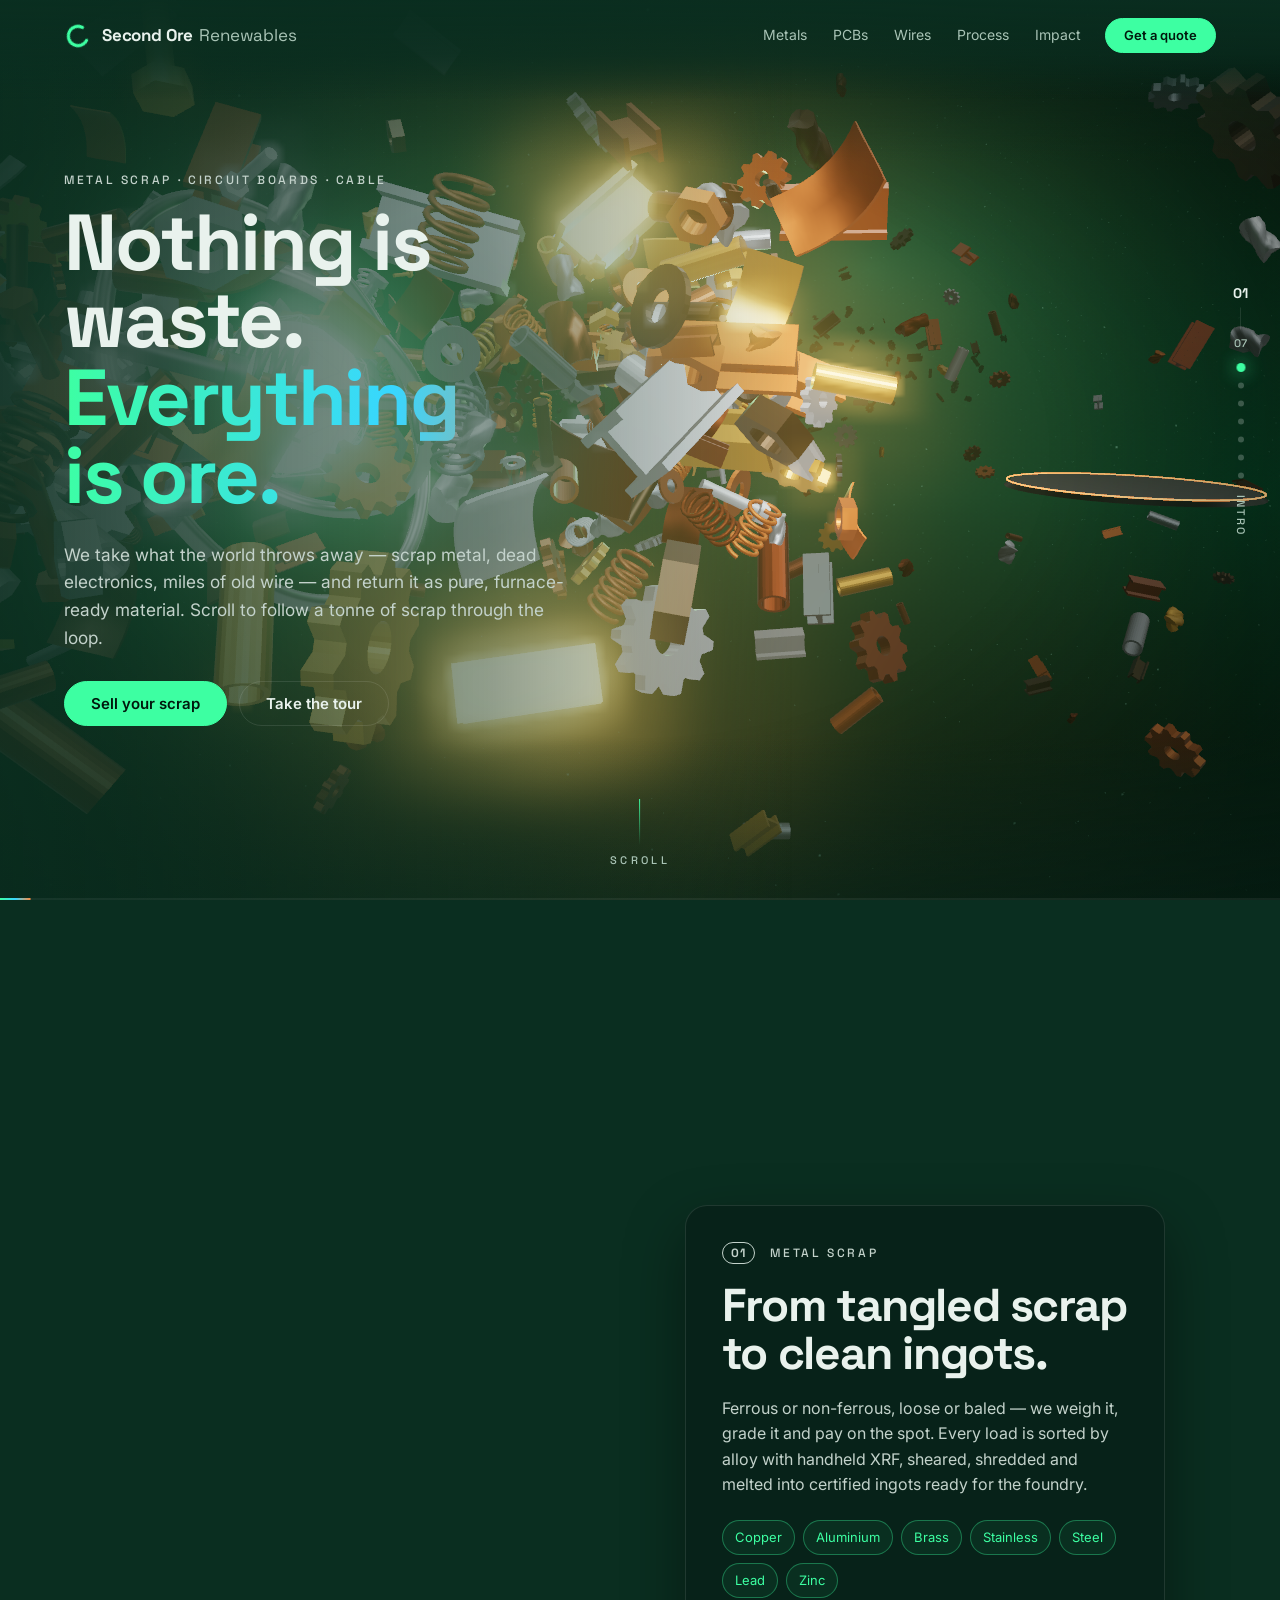
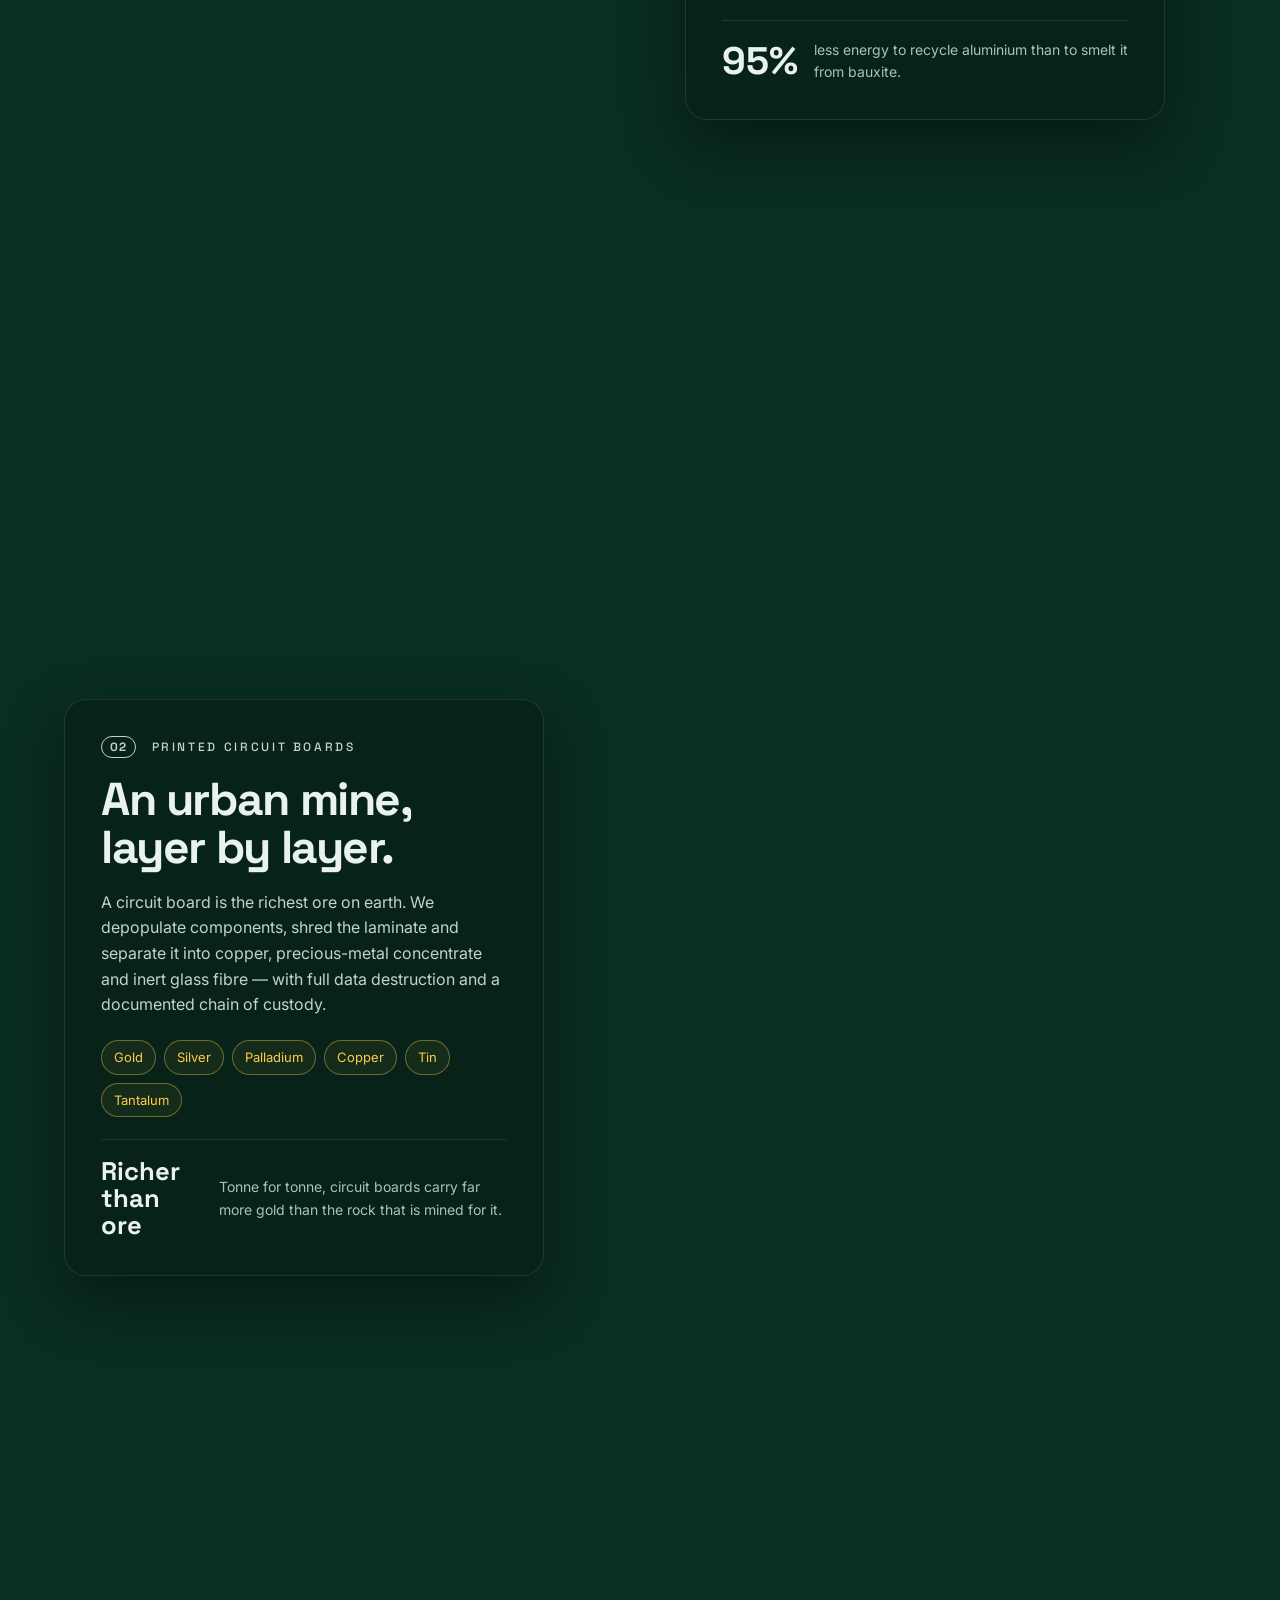
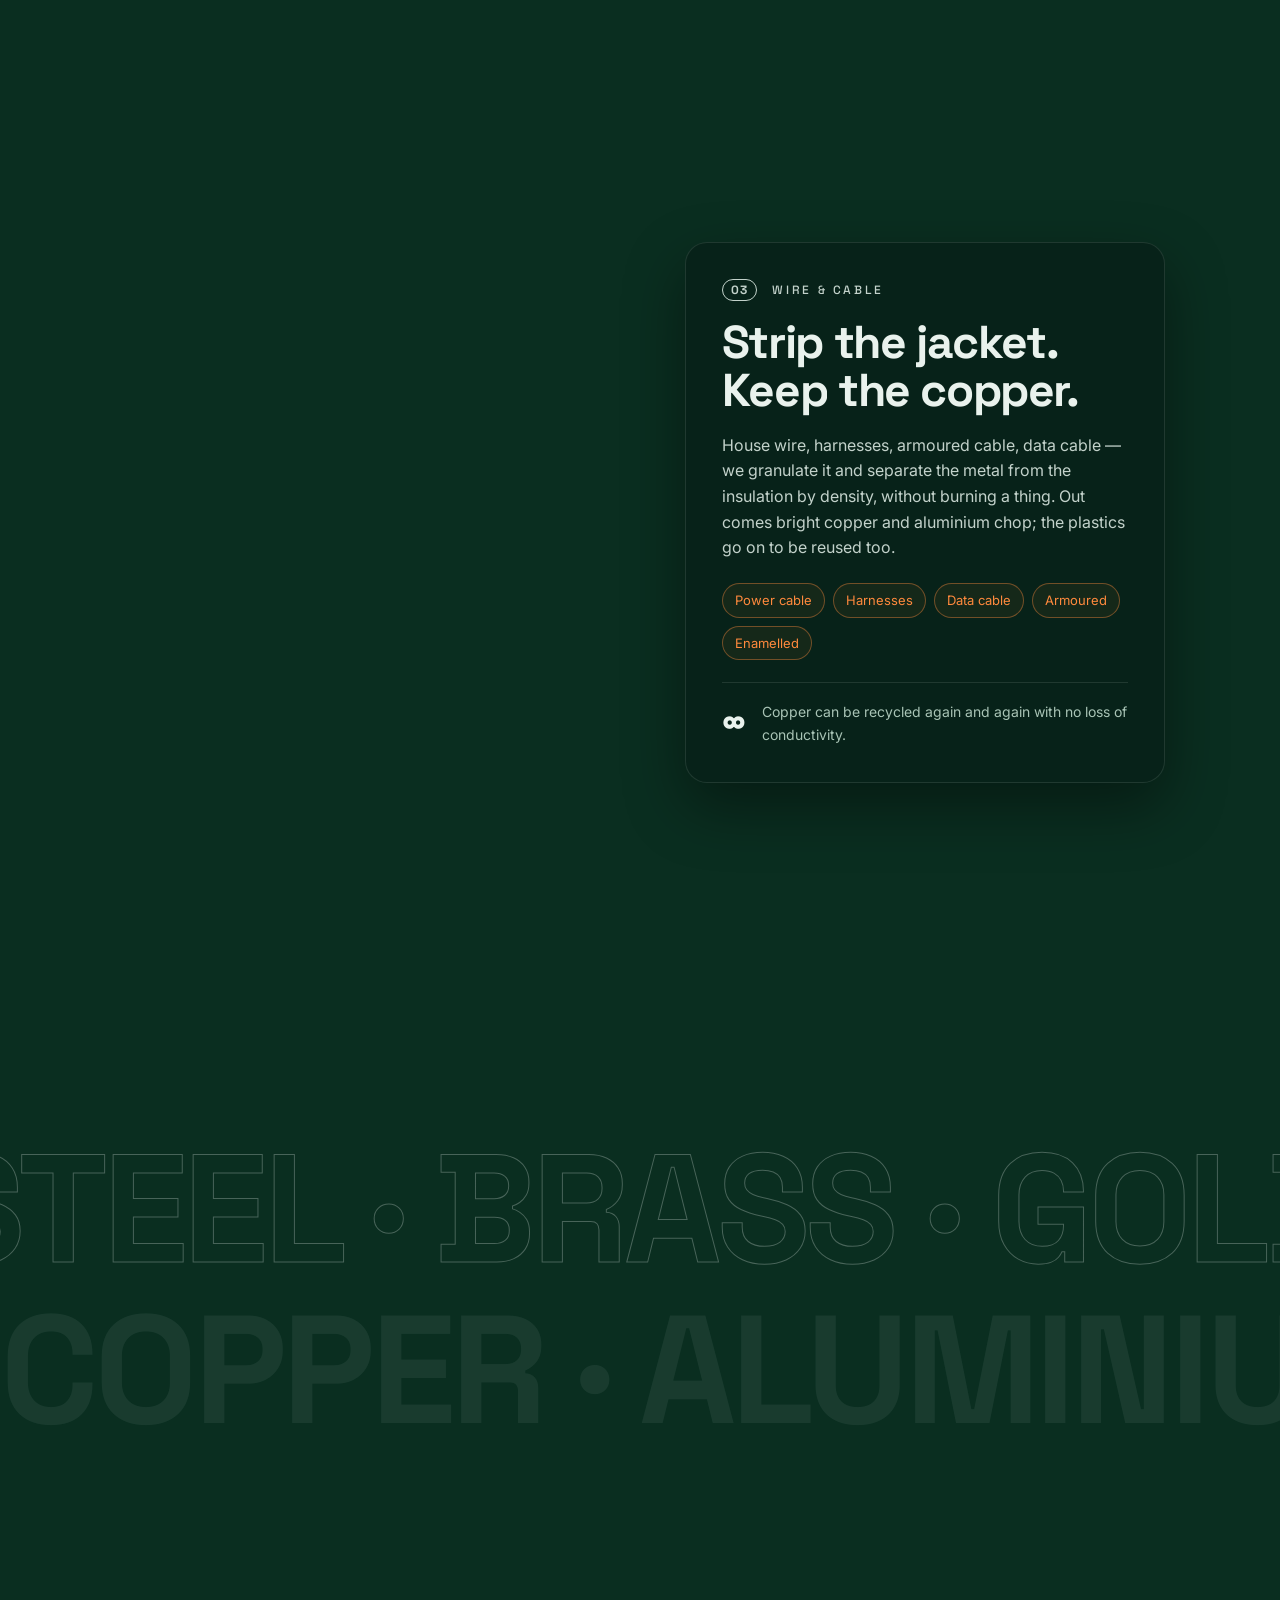
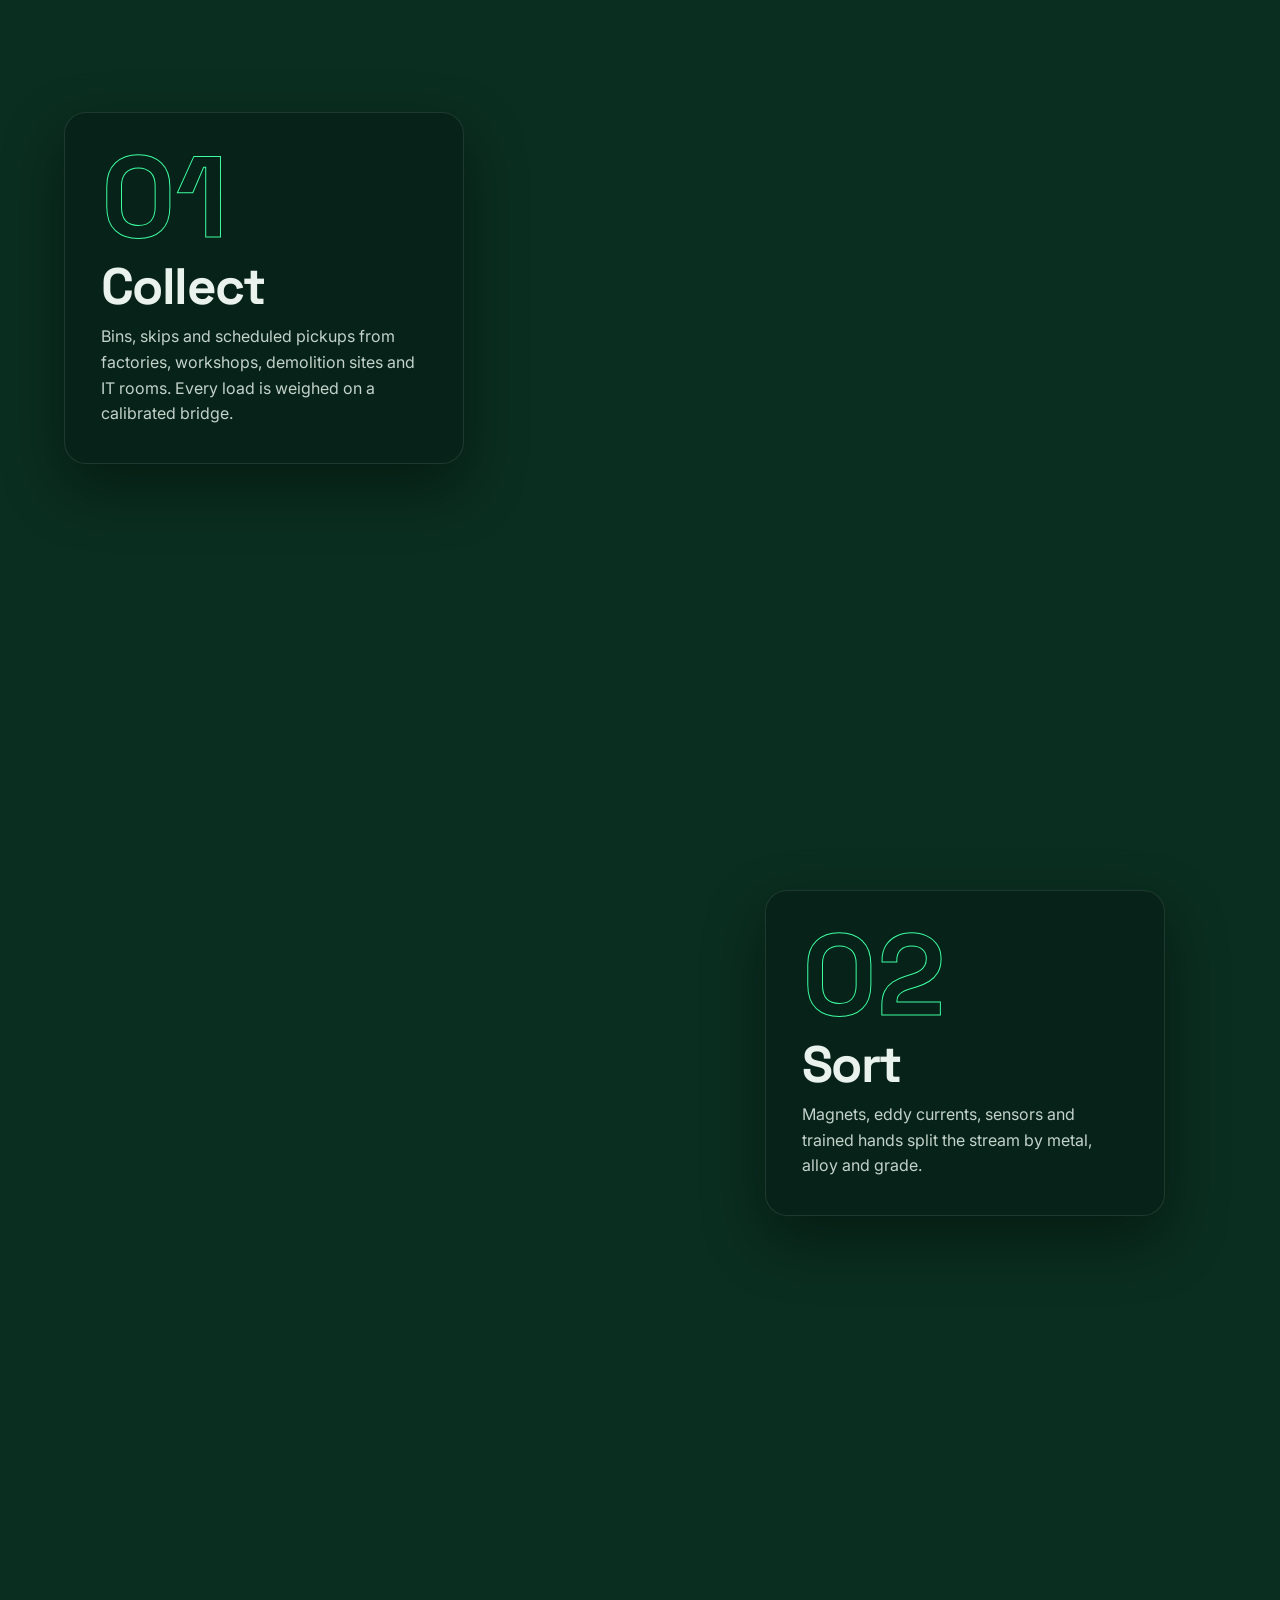
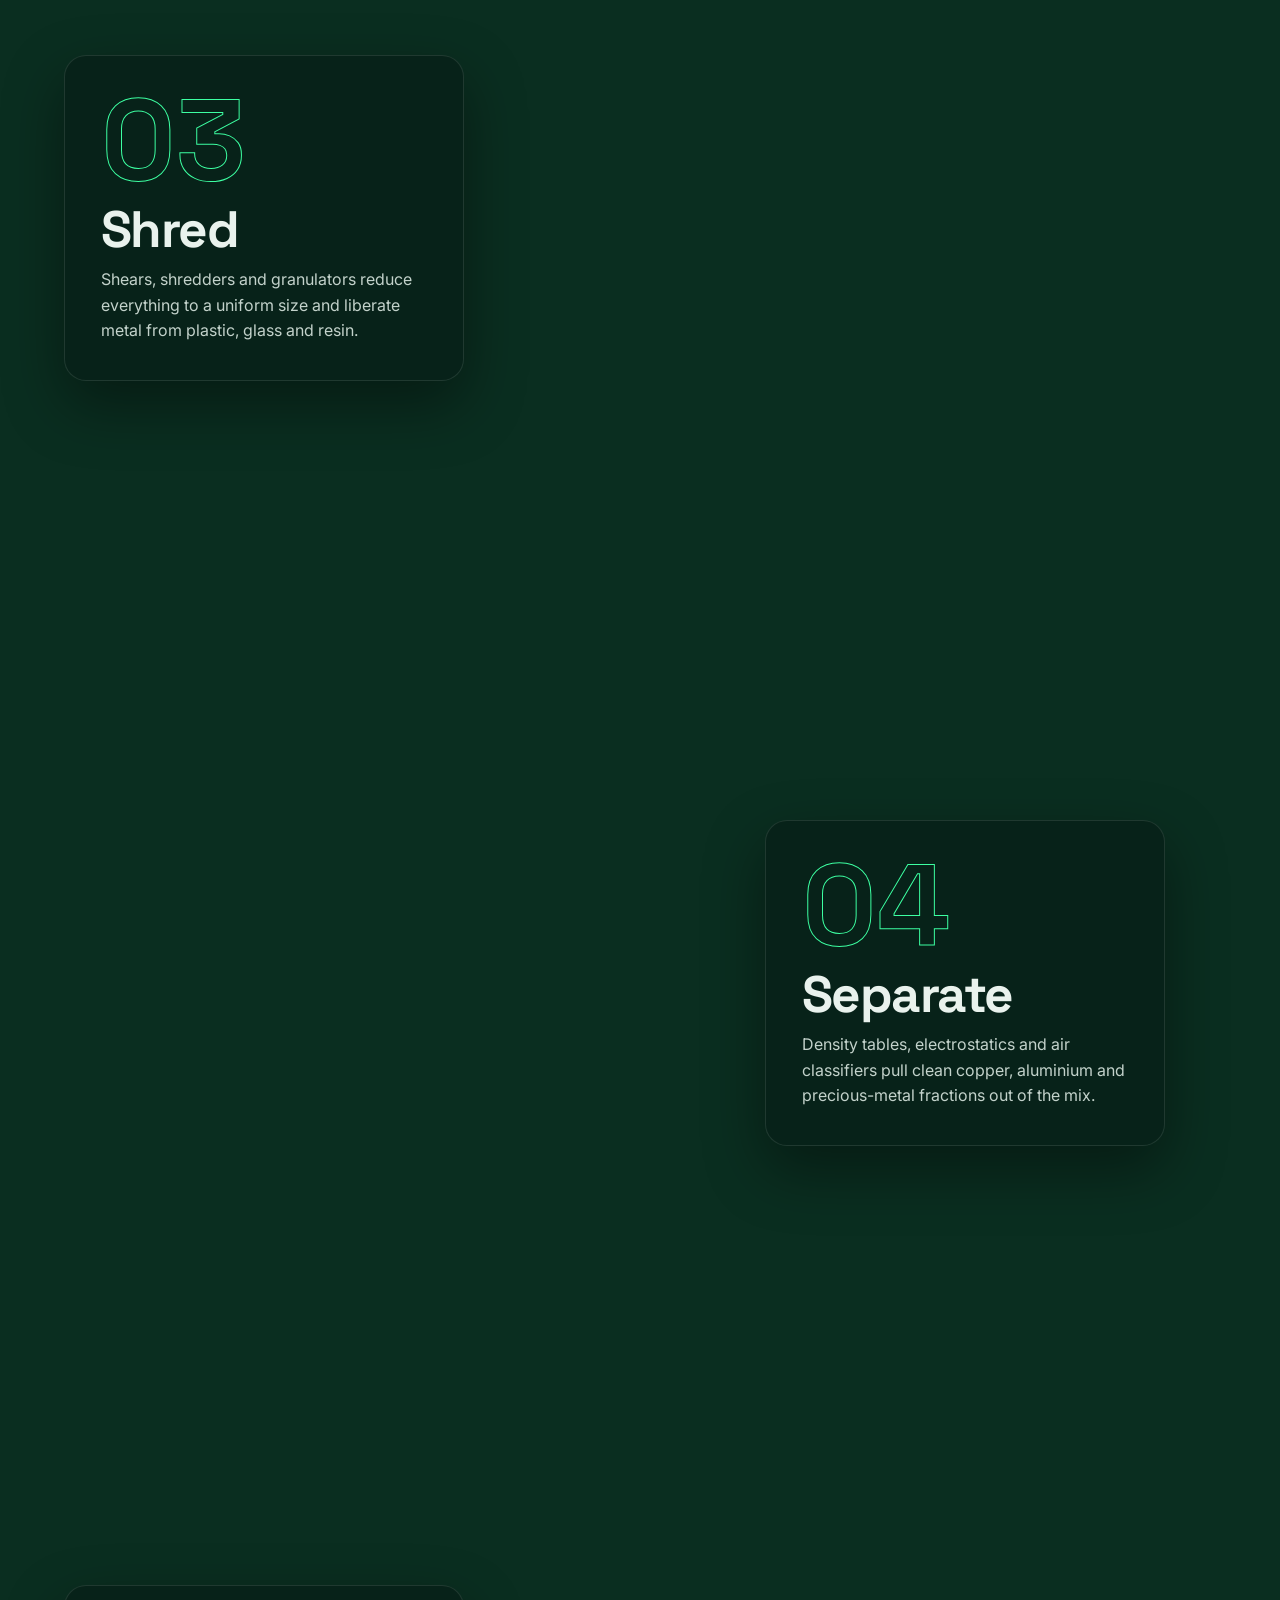
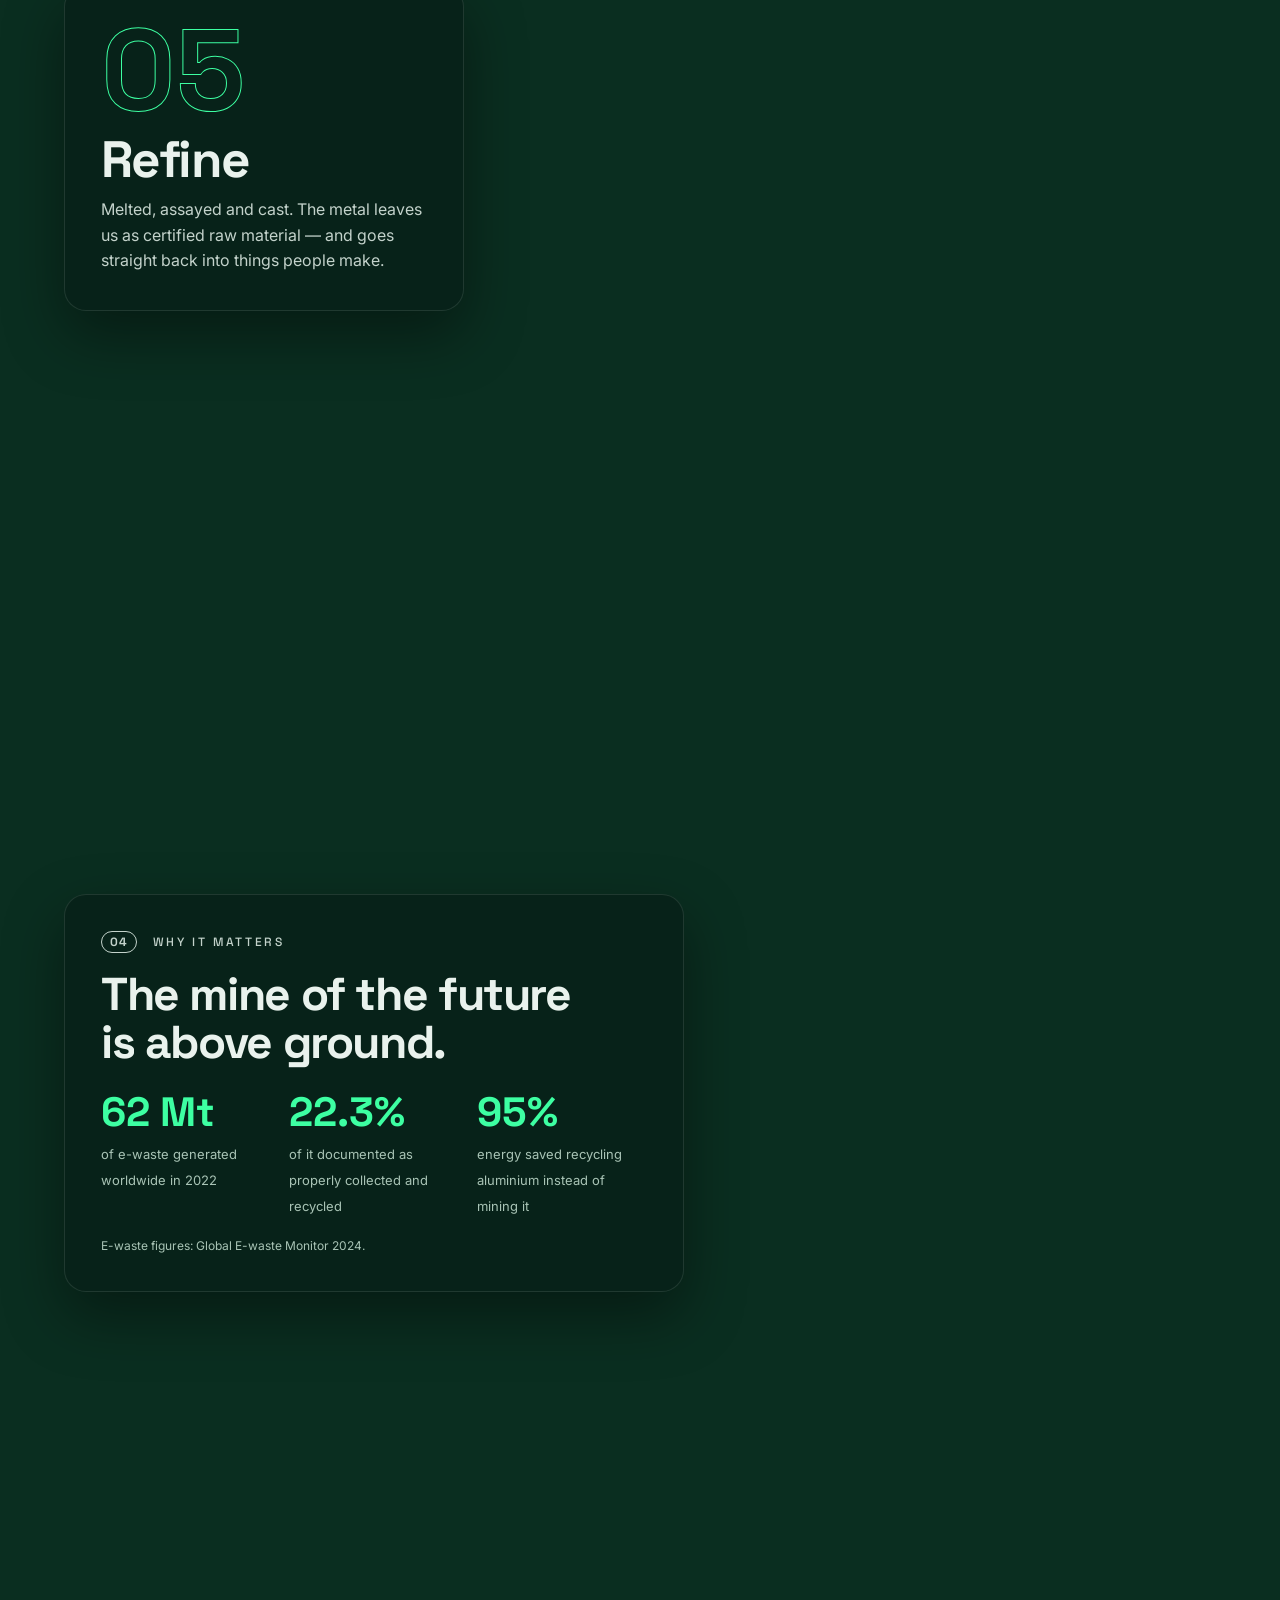
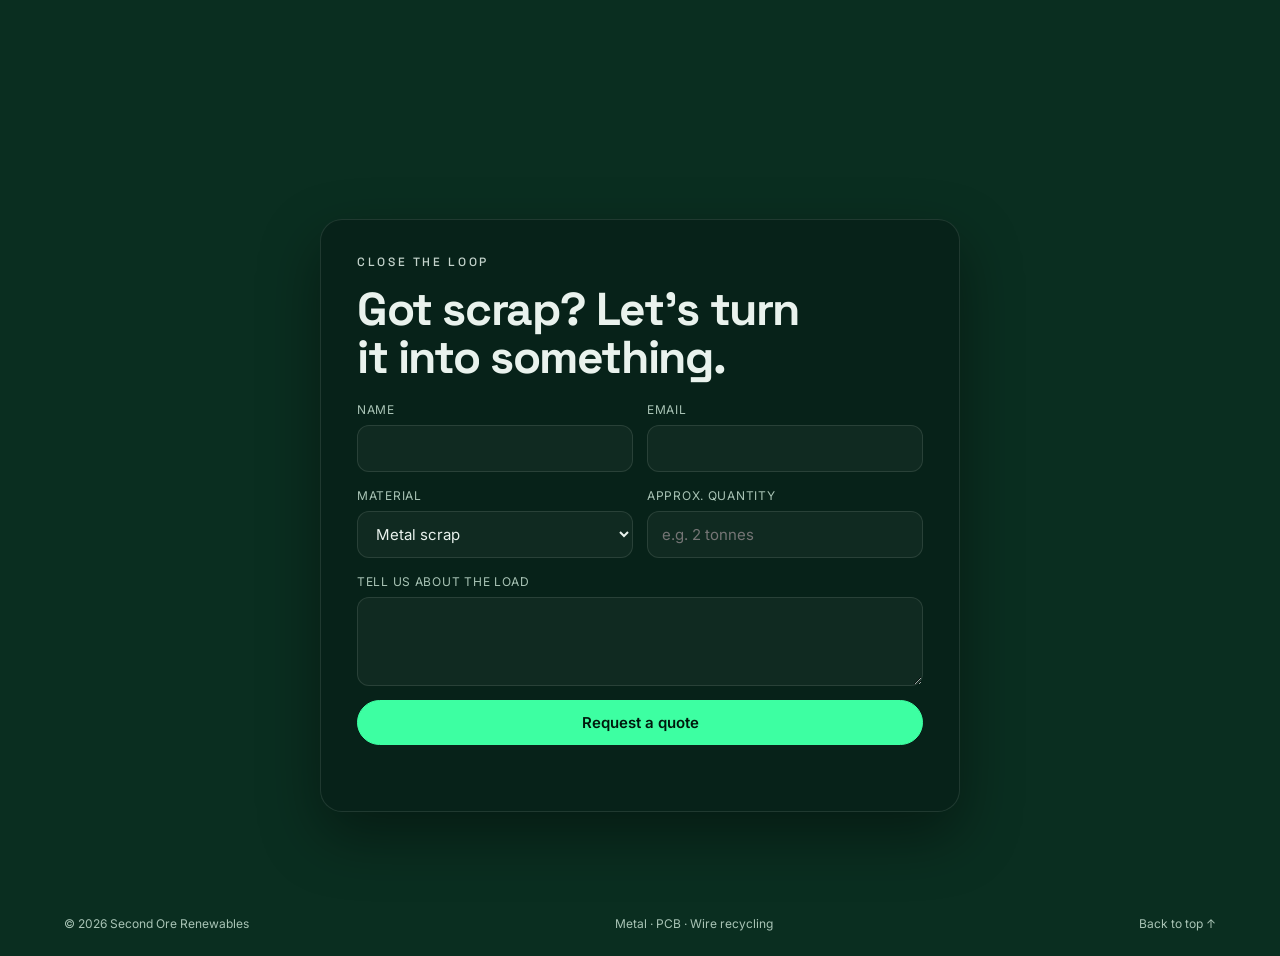
<file: index.html>
<!doctype html>
<html lang="en">
<head>
<meta charset="utf-8">
<meta name="viewport" content="width=device-width, initial-scale=1">
<title>Second Ore Renewables — Metal, PCB &amp; Wire Recycling</title>
<meta name="description" content="Second Ore Renewables recovers copper, aluminium, steel and precious metals from metal scrap, printed circuit boards and cable.">
<meta name="theme-color" content="#0a2e20">
<link rel="icon" href="data:image/svg+xml,%3Csvg xmlns='http://www.w3.org/2000/svg' viewBox='0 0 32 32'%3E%3Ccircle cx='16' cy='16' r='11' fill='none' stroke='%233dffa2' stroke-width='4' stroke-dasharray='52 17'/%3E%3C/svg%3E">
<link rel="preconnect" href="https://fonts.googleapis.com">
<link rel="preconnect" href="https://fonts.gstatic.com" crossorigin>
<link href="https://fonts.googleapis.com/css2?family=Inter:wght@400;500;600&family=Space+Grotesk:wght@400;500;700&display=swap" rel="stylesheet">
<link rel="stylesheet" href="css/style.css">
<script>
  // Background theme: "forest" (default), "night", "dusk" or "daylight". Preview any with ?theme=name
  window.SITE_THEME = new URLSearchParams(location.search).get('theme') || 'forest';
  document.documentElement.dataset.theme = window.SITE_THEME;
</script>
<script type="importmap">
{ "imports": { "three": "./vendor/three.module.min.js", "three/addons/": "./vendor/addons/" } }
</script>
</head>
<body class="loading">

<!-- Loader -->
<div id="loader" aria-hidden="true">
  <svg class="loader-ring" viewBox="0 0 100 100"><circle cx="50" cy="50" r="44"/><circle class="arc" cx="50" cy="50" r="44"/></svg>
  <div class="loader-pct"><span id="loader-num">0</span>%</div>
  <div class="loader-label">Melting down the old world</div>
</div>

<!-- 3D stage -->
<canvas id="stage" aria-hidden="true"></canvas>
<div class="vignette" aria-hidden="true"></div>
<div id="cursor" aria-hidden="true"></div>

<!-- Chrome -->
<header class="top">
  <a class="brand" href="#hero" aria-label="Second Ore Renewables home">
    <svg viewBox="0 0 32 32" width="28" height="28" aria-hidden="true"><circle cx="16" cy="16" r="11" fill="none" stroke="currentColor" stroke-width="3.5" stroke-dasharray="52 17" stroke-linecap="round"/></svg>
    <span>Second Ore<em>Renewables</em></span>
  </a>
  <nav aria-label="Primary">
    <a href="#metals">Metals</a>
    <a href="#pcbs">PCBs</a>
    <a href="#wires">Wires</a>
    <a href="#process">Process</a>
    <a href="#impact">Impact</a>
  </nav>
  <a class="btn btn-sm" href="#contact">Get a quote</a>
</header>

<aside class="rail" aria-hidden="true">
  <div class="rail-count"><b id="rail-now">01</b><i></i><span>07</span></div>
  <div class="rail-dots" id="rail-dots"></div>
  <div class="rail-name" id="rail-name">Intro</div>
</aside>
<div class="progress" aria-hidden="true"><i id="progress-bar"></i></div>

<main>
  <!-- 0 · HERO -->
  <section class="chapter hero" id="hero" data-key data-chapter="0" data-name="Intro">
    <div class="panel bare left">
      <p class="eyebrow reveal">Metal scrap · Circuit boards · Cable</p>
      <h1 class="reveal">Nothing is waste.<br><span class="grad">Everything is ore.</span></h1>
      <p class="lede reveal">We take what the world throws away — scrap metal, dead electronics, miles of old wire — and return it as pure, furnace-ready material. Scroll to follow a tonne of scrap through the loop.</p>
      <div class="cta-row reveal">
        <a class="btn" href="#contact">Sell your scrap</a>
        <a class="btn ghost" href="#metals">Take the tour</a>
      </div>
    </div>
    <div class="scroll-hint" aria-hidden="true"><i></i>Scroll</div>
  </section>

  <!-- 1 · METALS -->
  <section class="chapter" id="metals" data-key data-chapter="1" data-name="Metal scrap">
    <div class="panel right">
      <p class="eyebrow reveal"><b>01</b> Metal scrap</p>
      <h2 class="reveal">From tangled scrap to clean ingots.</h2>
      <p class="reveal">Ferrous or non-ferrous, loose or baled — we weigh it, grade it and pay on the spot. Every load is sorted by alloy with handheld XRF, sheared, shredded and melted into certified ingots ready for the foundry.</p>
      <ul class="chips reveal">
        <li>Copper</li><li>Aluminium</li><li>Brass</li><li>Stainless</li><li>Steel</li><li>Lead</li><li>Zinc</li>
      </ul>
      <div class="fact reveal"><strong>95%</strong><span>less energy to recycle aluminium than to smelt it from bauxite.</span></div>
    </div>
  </section>

  <!-- 2 · PCBs -->
  <section class="chapter" id="pcbs" data-key data-chapter="2" data-name="Circuit boards">
    <div class="panel left">
      <p class="eyebrow reveal"><b>02</b> Printed circuit boards</p>
      <h2 class="reveal">An urban mine, layer by layer.</h2>
      <p class="reveal">A circuit board is the richest ore on earth. We depopulate components, shred the laminate and separate it into copper, precious-metal concentrate and inert glass fibre — with full data destruction and a documented chain of custody.</p>
      <ul class="chips gold reveal">
        <li>Gold</li><li>Silver</li><li>Palladium</li><li>Copper</li><li>Tin</li><li>Tantalum</li>
      </ul>
      <div class="fact words reveal"><strong>Richer than ore</strong><span>Tonne for tonne, circuit boards carry far more gold than the rock that is mined for it.</span></div>
    </div>
  </section>

  <!-- 3 · WIRES -->
  <section class="chapter" id="wires" data-key data-chapter="3" data-name="Wire &amp; cable">
    <div class="panel right">
      <p class="eyebrow reveal"><b>03</b> Wire &amp; cable</p>
      <h2 class="reveal">Strip the jacket. Keep the copper.</h2>
      <p class="reveal">House wire, harnesses, armoured cable, data cable — we granulate it and separate the metal from the insulation by density, without burning a thing. Out comes bright copper and aluminium chop; the plastics go on to be reused too.</p>
      <ul class="chips copper reveal">
        <li>Power cable</li><li>Harnesses</li><li>Data cable</li><li>Armoured</li><li>Enamelled</li>
      </ul>
      <div class="fact reveal"><strong>∞</strong><span>Copper can be recycled again and again with no loss of conductivity.</span></div>
    </div>
  </section>

  <div class="marquee" aria-hidden="true">
    <span>COPPER · ALUMINIUM · STEEL · BRASS · GOLD · SILVER · PALLADIUM · TIN · COPPER · ALUMINIUM · STEEL · BRASS · GOLD · SILVER · PALLADIUM · TIN · COPPER · ALUMINIUM · STEEL · BRASS · GOLD · SILVER · PALLADIUM · TIN · COPPER · ALUMINIUM · STEEL · BRASS · GOLD · SILVER · PALLADIUM · TIN · COPPER · ALUMINIUM · STEEL · BRASS · GOLD · SILVER · PALLADIUM · TIN · </span>
    <span>COPPER · ALUMINIUM · STEEL · BRASS · GOLD · SILVER · PALLADIUM · TIN · COPPER · ALUMINIUM · STEEL · BRASS · GOLD · SILVER · PALLADIUM · TIN · COPPER · ALUMINIUM · STEEL · BRASS · GOLD · SILVER · PALLADIUM · TIN · COPPER · ALUMINIUM · STEEL · BRASS · GOLD · SILVER · PALLADIUM · TIN · COPPER · ALUMINIUM · STEEL · BRASS · GOLD · SILVER · PALLADIUM · TIN · </span>
  </div>

  <!-- 4 · PROCESS -->
  <div id="process" class="process">
    <section class="chapter step" data-key data-chapter="4" data-name="Process">
      <div class="panel step-card left">
        <span class="num reveal">01</span>
        <h3 class="reveal">Collect</h3>
        <p class="reveal">Bins, skips and scheduled pickups from factories, workshops, demolition sites and IT rooms. Every load is weighed on a calibrated bridge.</p>
      </div>
    </section>
    <section class="chapter step" data-key data-chapter="4" data-name="Process">
      <div class="panel step-card right">
        <span class="num reveal">02</span>
        <h3 class="reveal">Sort</h3>
        <p class="reveal">Magnets, eddy currents, sensors and trained hands split the stream by metal, alloy and grade.</p>
      </div>
    </section>
    <section class="chapter step" data-key data-chapter="4" data-name="Process">
      <div class="panel step-card left">
        <span class="num reveal">03</span>
        <h3 class="reveal">Shred</h3>
        <p class="reveal">Shears, shredders and granulators reduce everything to a uniform size and liberate metal from plastic, glass and resin.</p>
      </div>
    </section>
    <section class="chapter step" data-key data-chapter="4" data-name="Process">
      <div class="panel step-card right">
        <span class="num reveal">04</span>
        <h3 class="reveal">Separate</h3>
        <p class="reveal">Density tables, electrostatics and air classifiers pull clean copper, aluminium and precious-metal fractions out of the mix.</p>
      </div>
    </section>
    <section class="chapter step" data-key data-chapter="4" data-name="Process">
      <div class="panel step-card left">
        <span class="num reveal">05</span>
        <h3 class="reveal">Refine</h3>
        <p class="reveal">Melted, assayed and cast. The metal leaves us as certified raw material — and goes straight back into things people make.</p>
      </div>
    </section>
  </div>

  <!-- 5 · IMPACT -->
  <section class="chapter" id="impact" data-key data-chapter="5" data-name="Impact">
    <div class="panel left wide">
      <p class="eyebrow reveal"><b>04</b> Why it matters</p>
      <h2 class="reveal">The mine of the future is above ground.</h2>
      <div class="stats reveal">
        <div><strong><span data-count="62">0</span> Mt</strong><span>of e-waste generated worldwide in 2022</span></div>
        <div><strong><span data-count="22.3" data-dec="1">0</span>%</strong><span>of it documented as properly collected and recycled</span></div>
        <div><strong><span data-count="95">0</span>%</strong><span>energy saved recycling aluminium instead of mining it</span></div>
      </div>
      <p class="source reveal">E-waste figures: Global E-waste Monitor 2024.</p>
    </div>
  </section>

  <!-- 6 · CONTACT -->
  <section class="chapter contact" id="contact" data-key data-chapter="6" data-name="Contact">
    <div class="panel center">
      <p class="eyebrow reveal">Close the loop</p>
      <h2 class="reveal">Got scrap? Let’s turn it into something.</h2>
      <form id="quote" class="reveal" novalidate>
        <label>Name<input name="name" autocomplete="name" required></label>
        <label>Email<input name="email" type="email" autocomplete="email" required></label>
        <label>Material
          <select name="material">
            <option>Metal scrap</option><option>Circuit boards / e-waste</option><option>Wire &amp; cable</option><option>Mixed load</option>
          </select>
        </label>
        <label>Approx. quantity<input name="quantity" placeholder="e.g. 2 tonnes"></label>
        <label class="full">Tell us about the load<textarea name="message" rows="3"></textarea></label>
        <button class="btn full" type="submit">Request a quote</button>
        <p class="form-note full" id="form-note" role="status"></p>
      </form>
    </div>
    <footer>
      <span>© <span id="year"></span> Second Ore Renewables</span>
      <span>Metal · PCB · Wire recycling</span>
      <a href="#hero">Back to top ↑</a>
    </footer>
  </section>
</main>

<script type="module" src="js/main.js"></script>
</body>
</html>
</file>
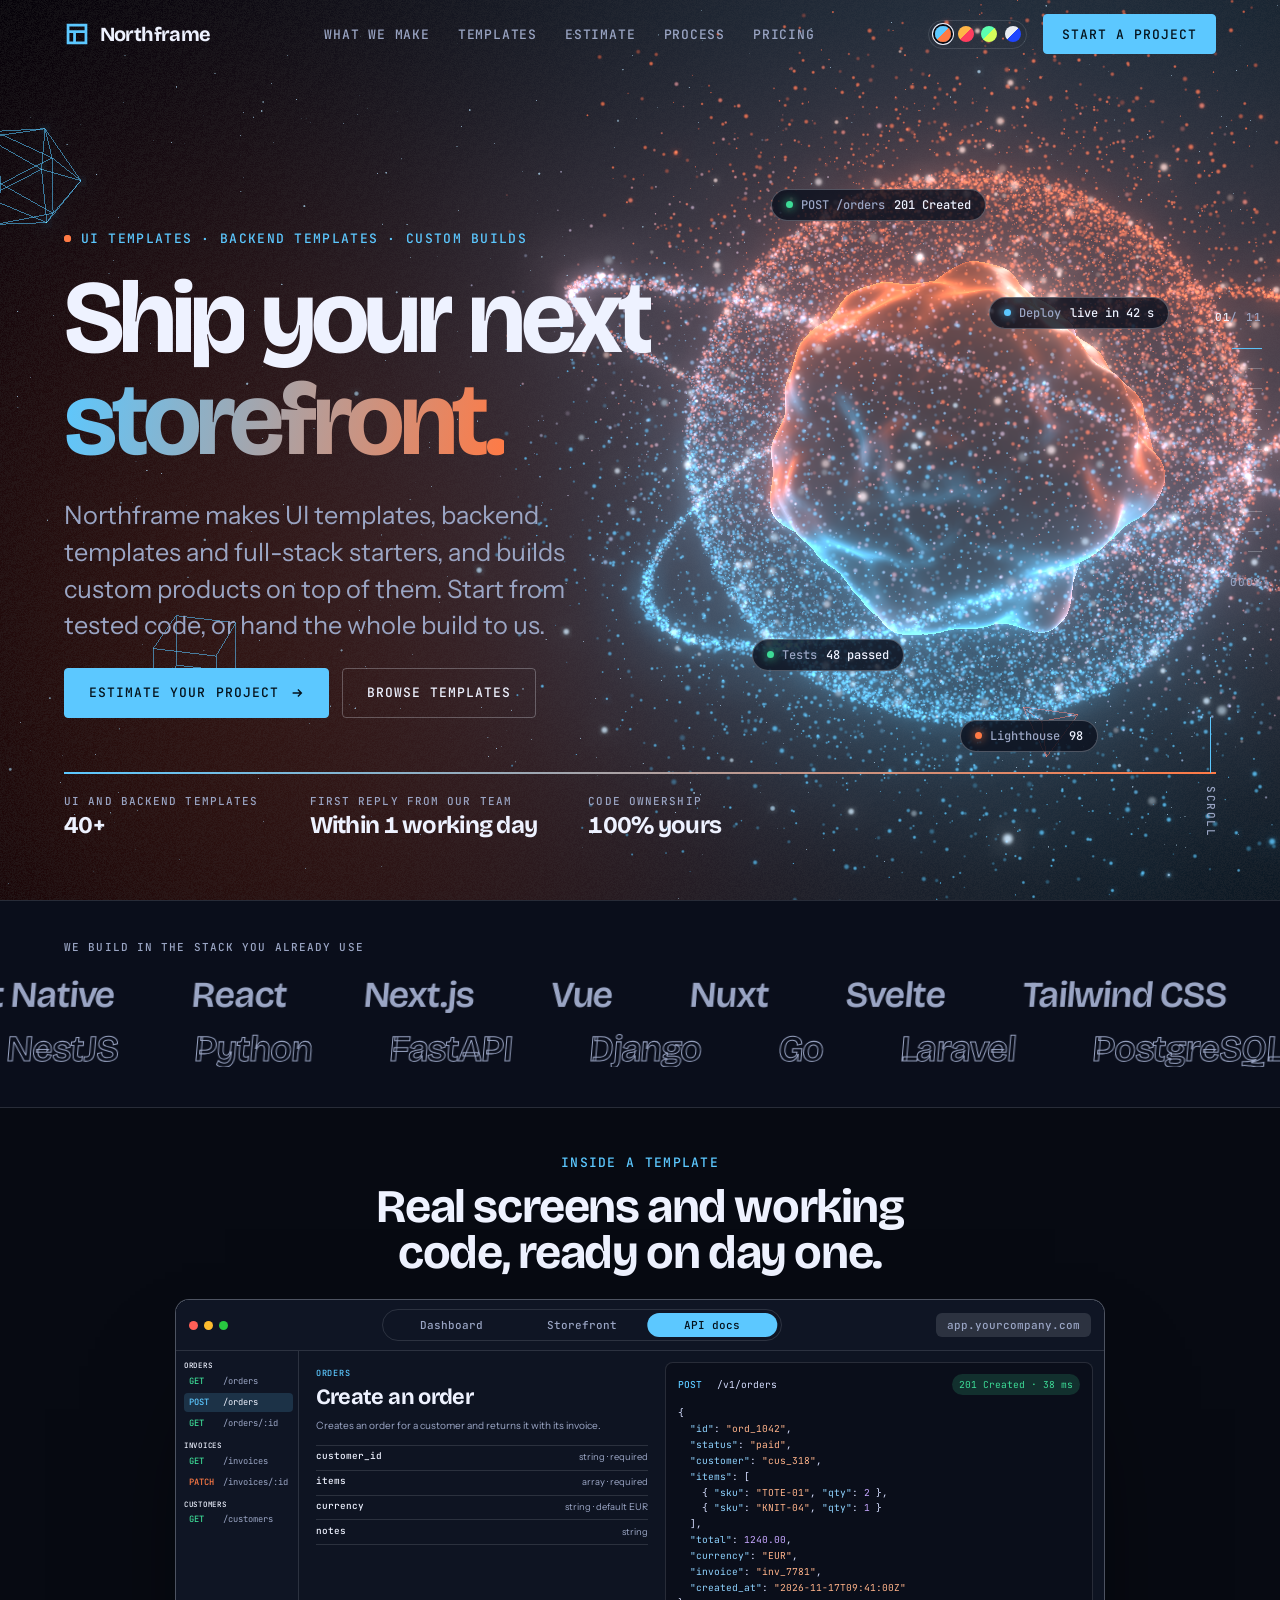
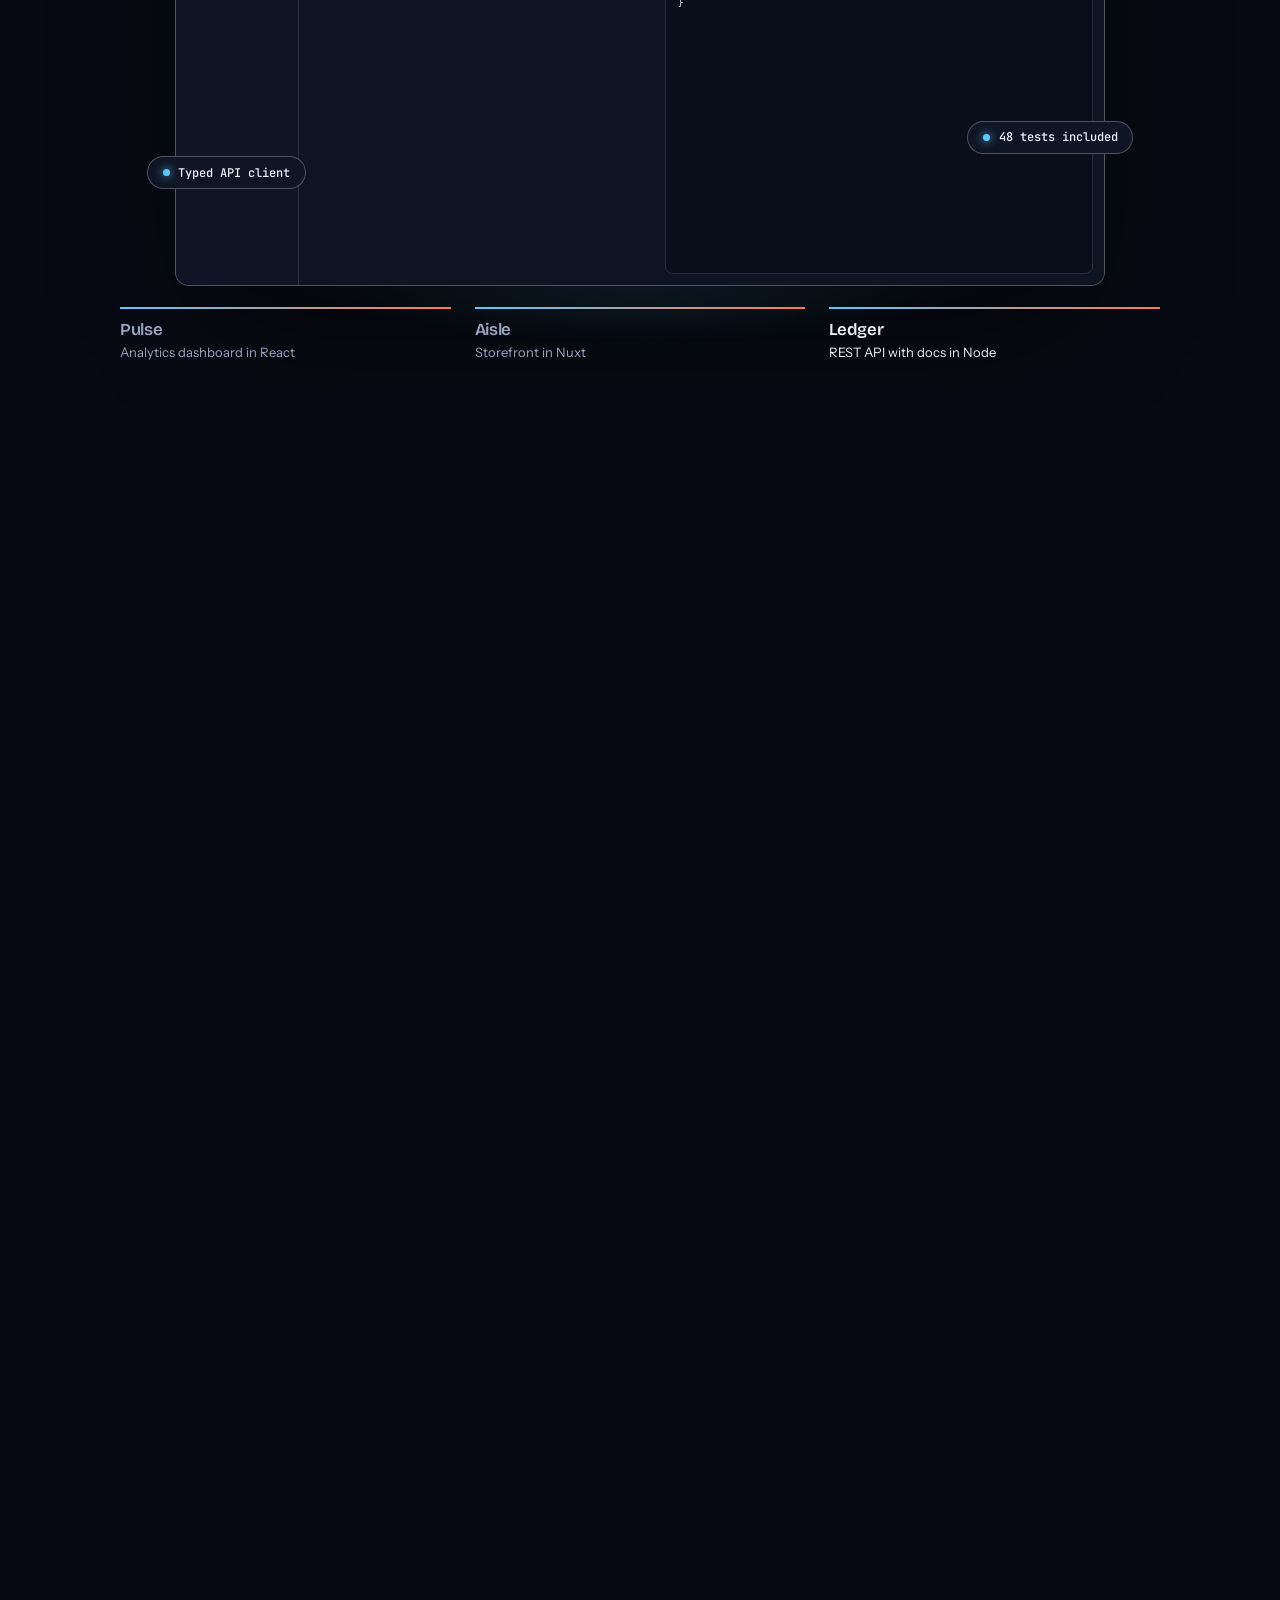
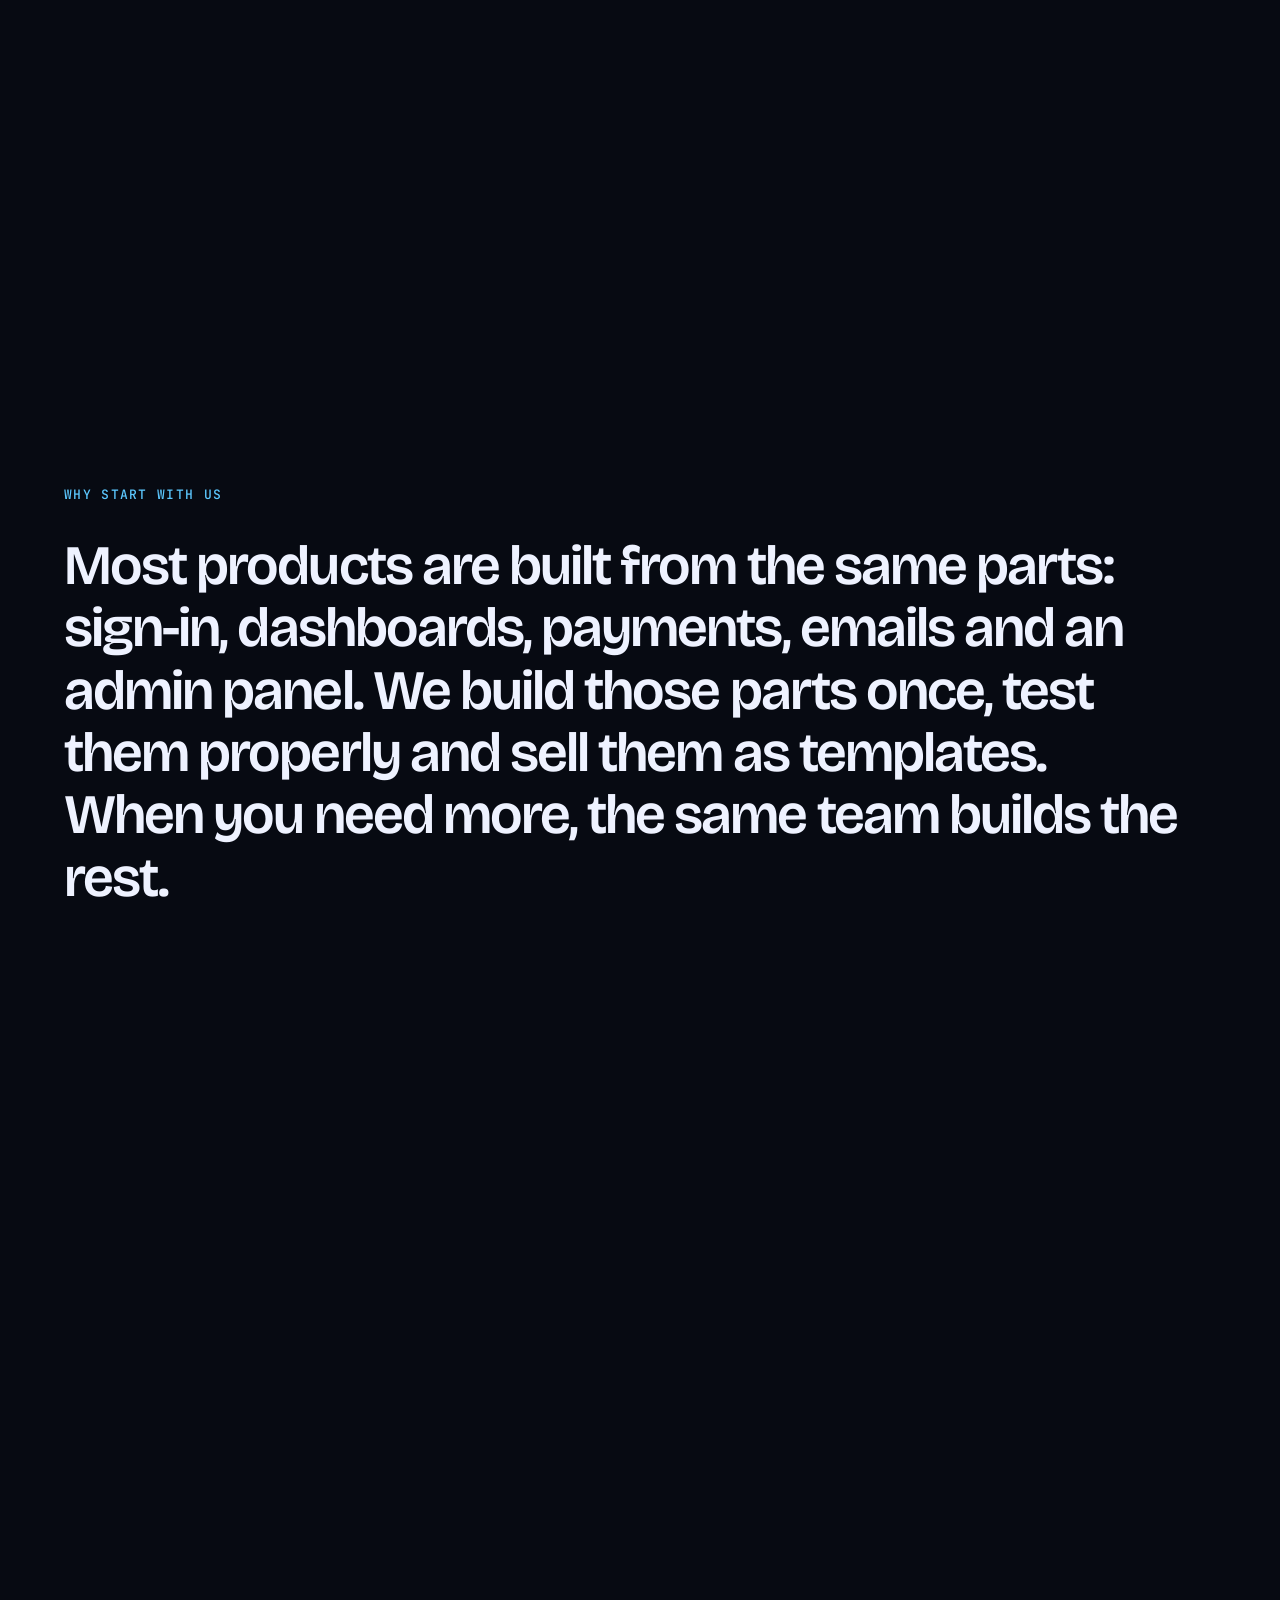
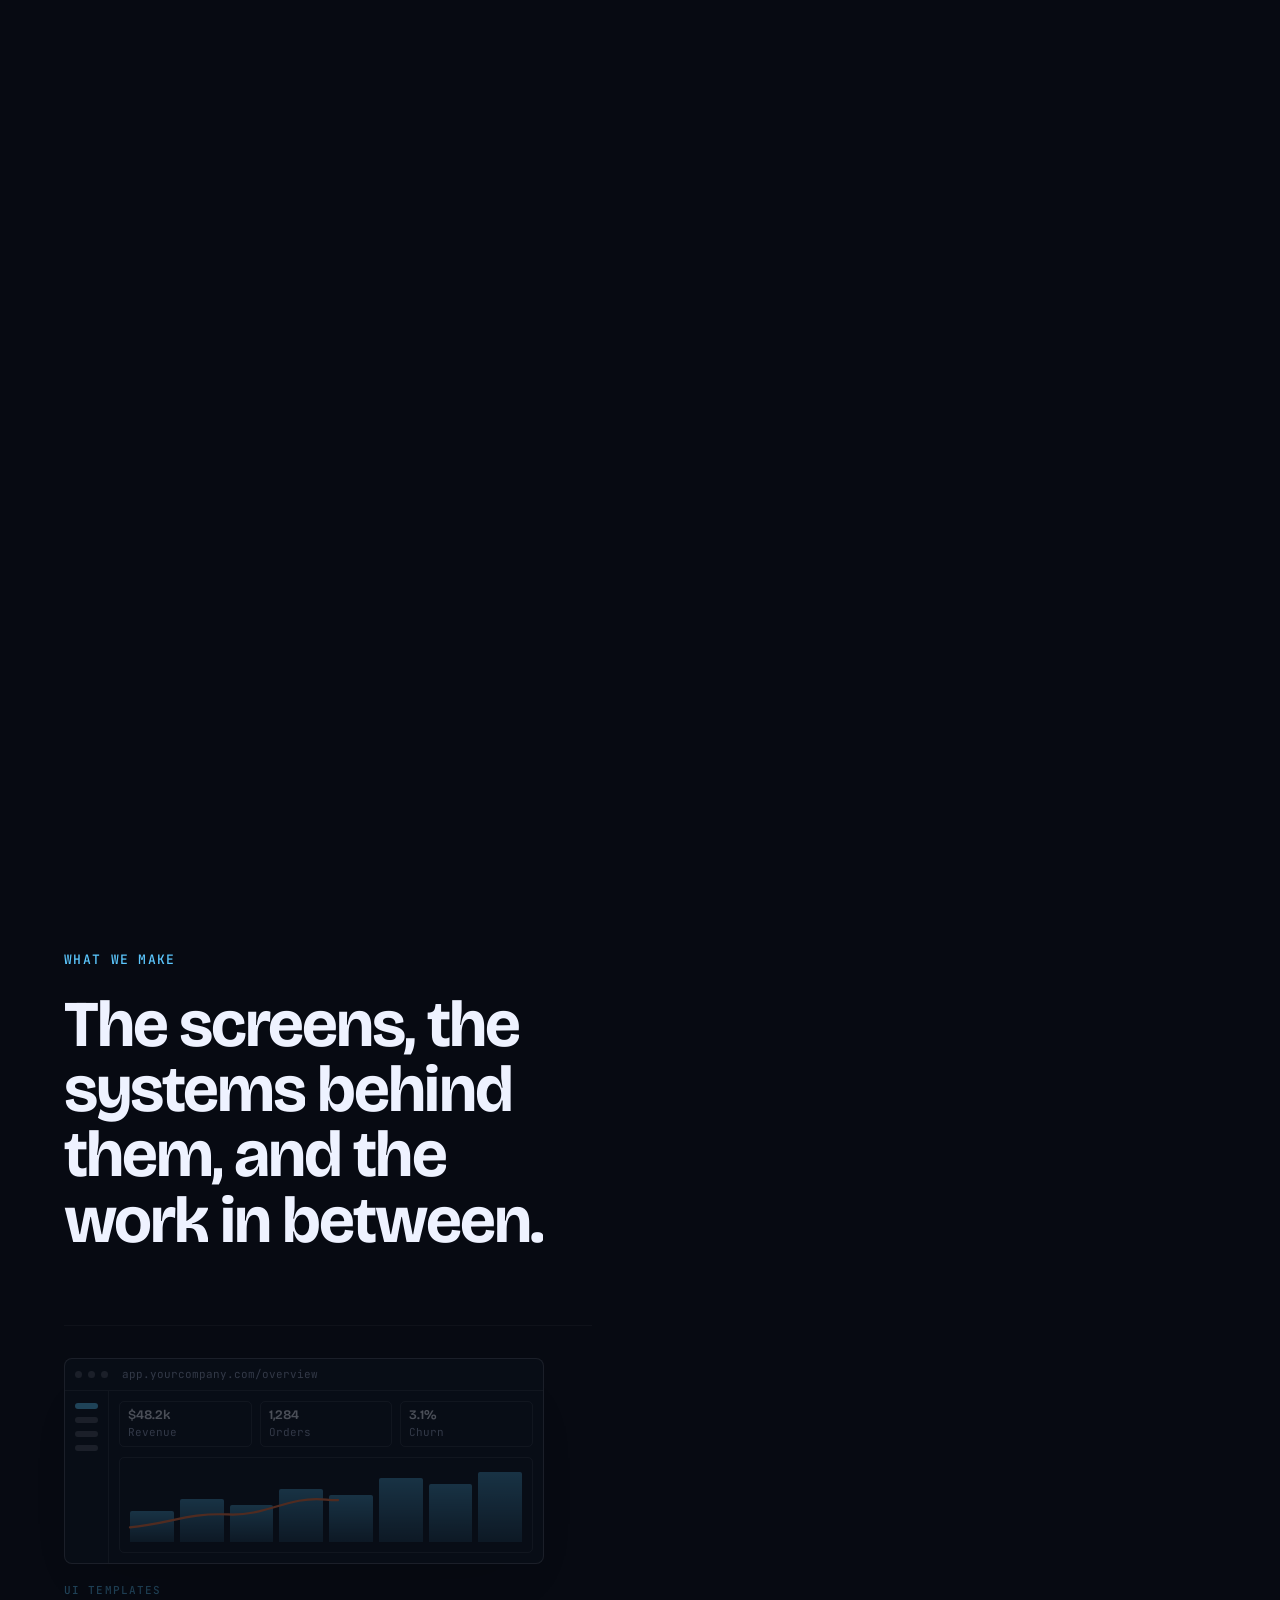
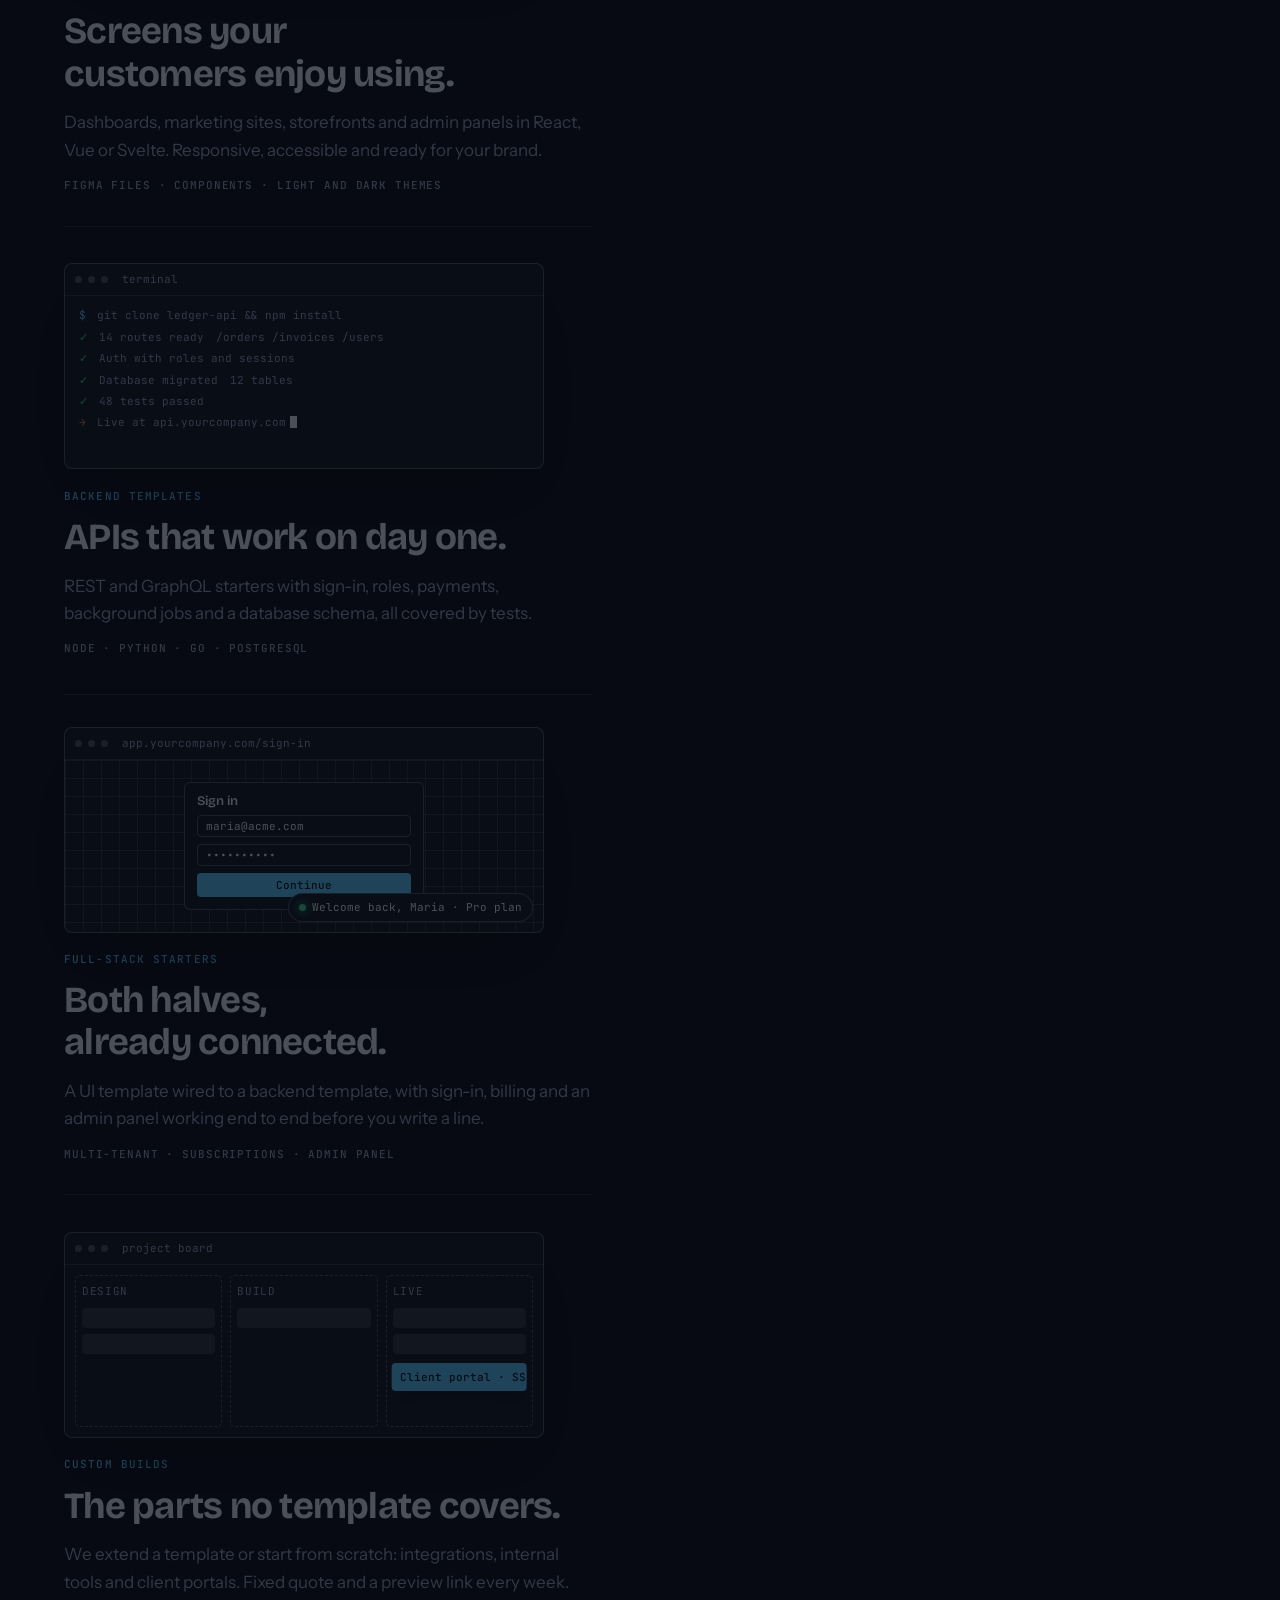
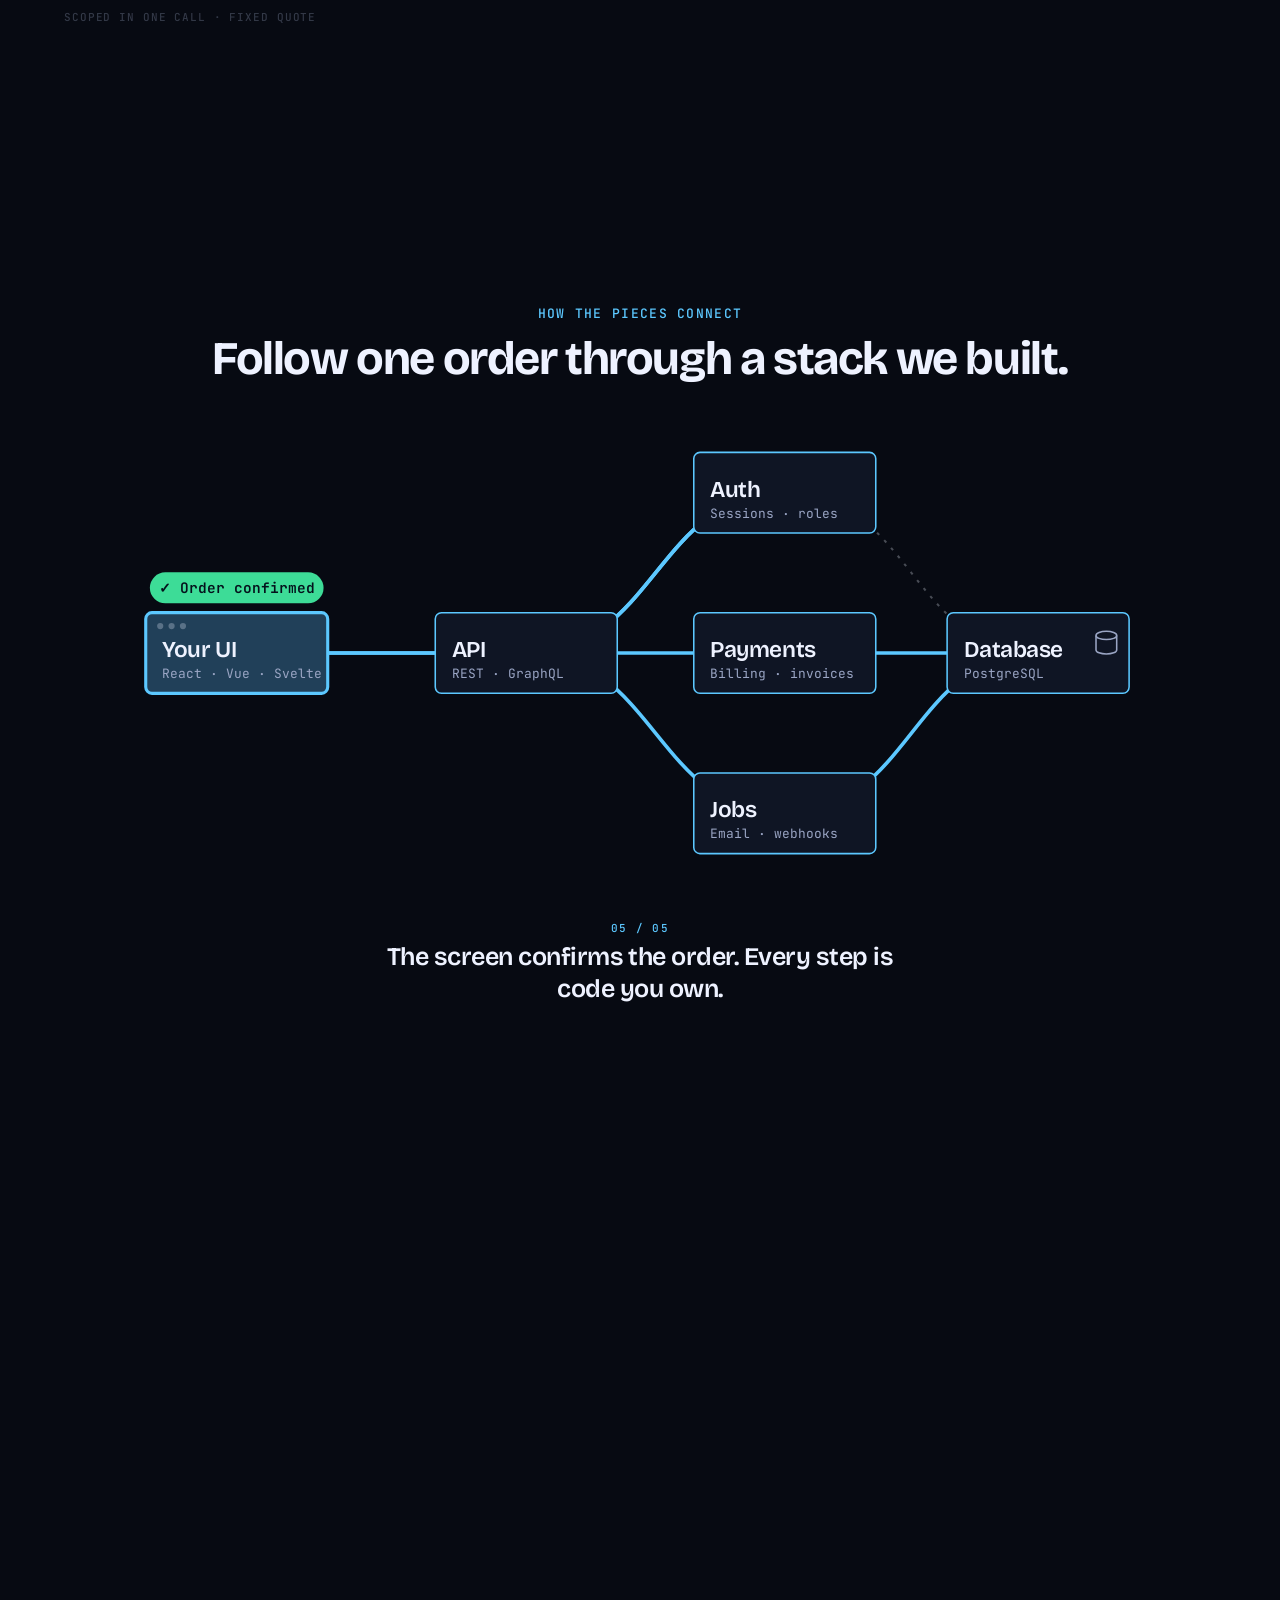
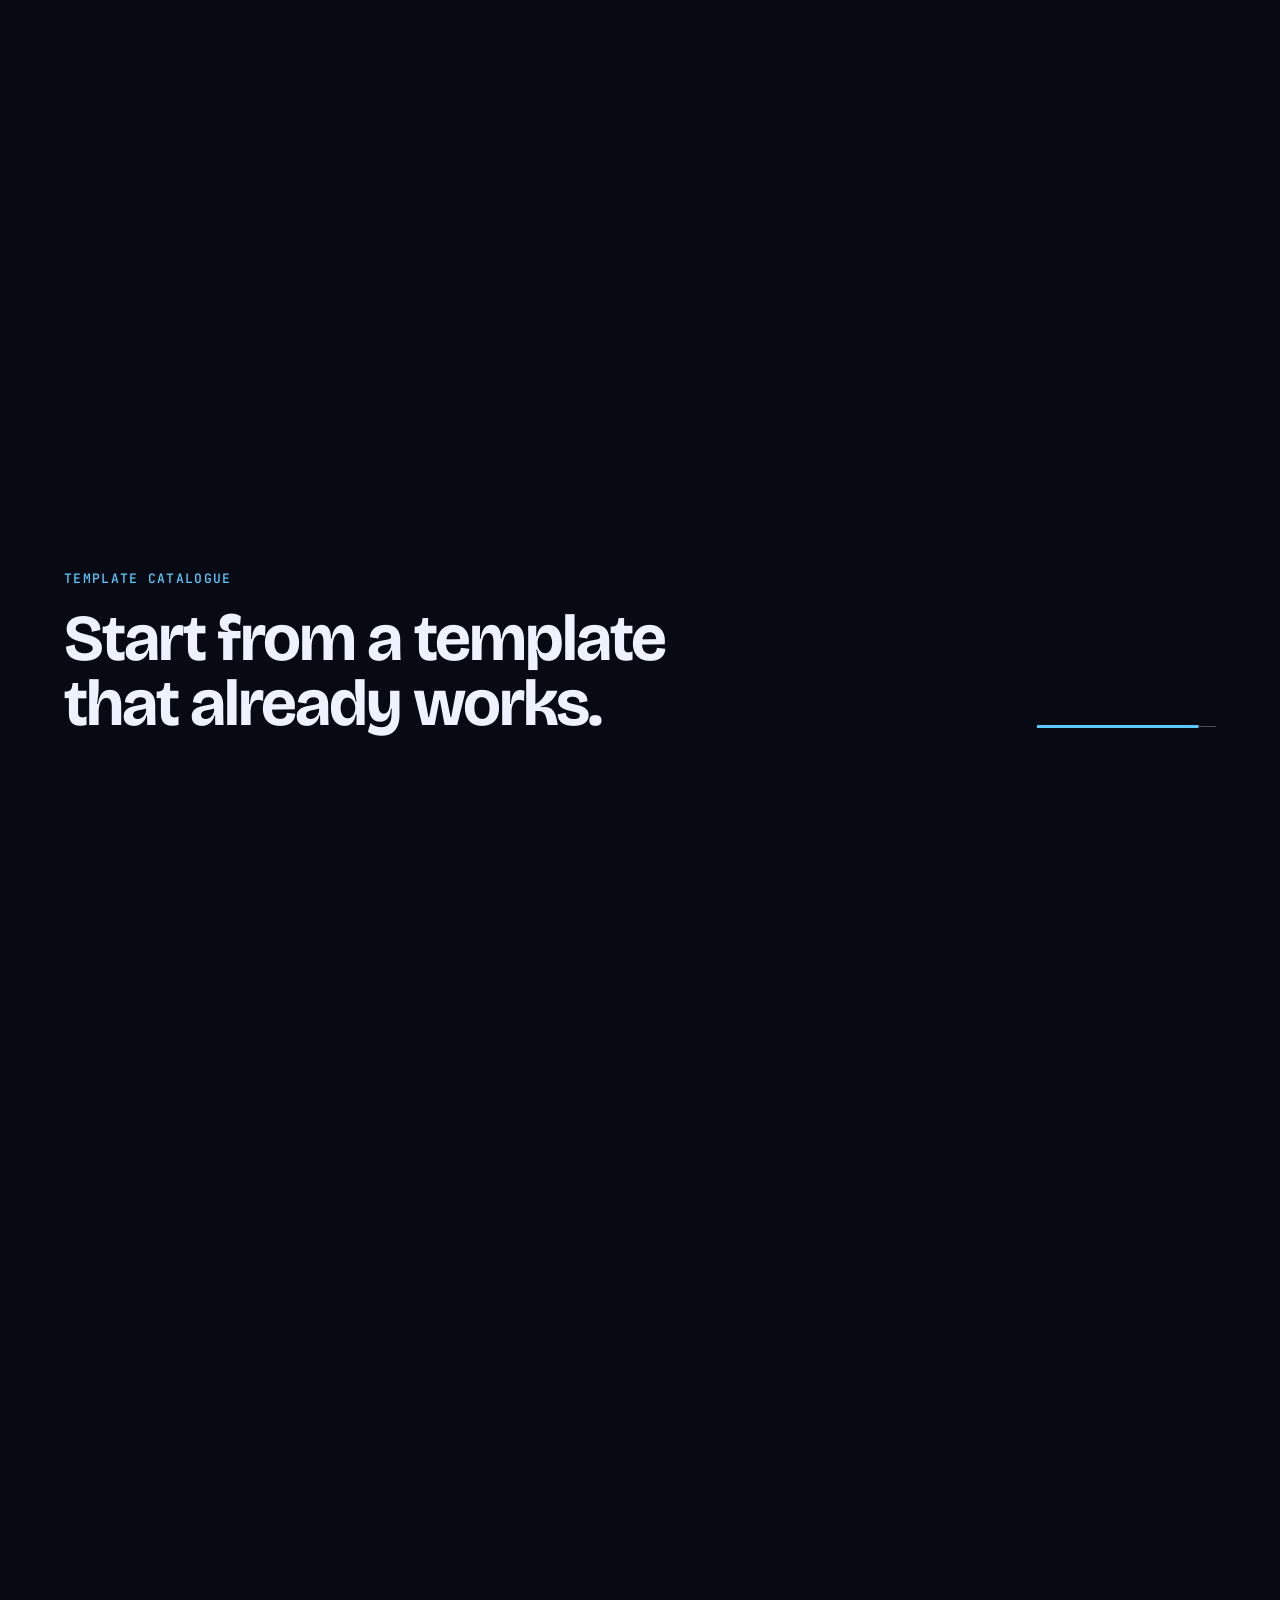
<file: b2b-template/index.html>
<!doctype html>
<html lang="en" data-skin="ion">
<head>
<meta charset="utf-8">
<meta name="viewport" content="width=device-width, initial-scale=1, viewport-fit=cover">
<title>Northframe Templates and Builds</title>
<meta name="description" content="UI templates, backend templates and full-stack starters, plus custom builds by the team that wrote them.">
<meta name="theme-color" content="#070a12">
<link rel="icon" href="data:image/svg+xml,%3Csvg xmlns='http://www.w3.org/2000/svg' viewBox='0 0 32 32'%3E%3Cpath d='M5 5h22v22H5zM5 13h22M13 13v14' fill='none' stroke='%235cc8ff' stroke-width='4' stroke-linejoin='miter'/%3E%3C/svg%3E">
<link rel="preconnect" href="https://fonts.googleapis.com">
<link rel="preconnect" href="https://fonts.gstatic.com" crossorigin>
<link rel="stylesheet" href="https://fonts.googleapis.com/css2?family=Bricolage+Grotesque:opsz,wght@12..96,500..800&family=Instrument+Sans:wght@400..600&family=JetBrains+Mono:wght@400;500&display=swap">
<link rel="stylesheet" href="css/style.css">
<script>
  /* Marks the page as scripted before first paint; the timeout is a failsafe so the loader can never trap the page. */
  document.documentElement.classList.add('js', 'loading');
  setTimeout(function () { document.documentElement.classList.remove('loading'); }, 8000);
</script>
<script type="importmap">
{ "imports": { "three": "./vendor/three.module.min.js", "three/addons/": "./vendor/addons/" } }
</script>
</head>
<body>

<!-- ============ LOADER ============ -->
<div class="loader" id="loader" aria-hidden="true">
  <div class="loader-mark">
    <svg viewBox="0 0 32 32" width="40" height="40"><path pathLength="1" d="M5 5h22v22H5zM5 13h22M13 13v14" fill="none" stroke="currentColor" stroke-width="3" stroke-linejoin="miter"/></svg>
  </div>
  <div class="loader-bar"><i id="loader-fill"></i></div>
  <div class="loader-row"><span>Loading the scene</span><span><b id="loader-num">0</b>%</span></div>
</div>

<!-- ============ 3D STAGE (one WebGL scene behind the whole page) ============ -->
<canvas id="stage" aria-hidden="true"></canvas>
<div class="cursor off" id="cursor" aria-hidden="true"><i></i></div>

<!-- ============ CHROME ============ -->
<header class="site-header" id="header">
  <a class="brand" href="#top" aria-label="Home">
    <svg viewBox="0 0 32 32" width="26" height="26" aria-hidden="true"><path d="M5 5h22v22H5zM5 13h22M13 13v14" fill="none" stroke="currentColor" stroke-width="3.4" stroke-linejoin="miter"/></svg>
    <span data-brand>Northframe</span>
  </a>
  <nav class="nav" id="nav" aria-label="Primary">
    <a href="#make">What we make</a>
    <a href="#catalogue">Templates</a>
    <a href="#builder">Estimate</a>
    <a href="#process">Process</a>
    <a href="#pricing">Pricing</a>
  </nav>
  <div class="header-tools">
    <div class="skins" role="radiogroup" aria-label="Colour theme">
      <button type="button" role="radio" data-skin-btn="ion" aria-label="Ion theme" aria-checked="true"></button>
      <button type="button" role="radio" data-skin-btn="ember" aria-label="Ember theme" aria-checked="false"></button>
      <button type="button" role="radio" data-skin-btn="circuit" aria-label="Circuit theme" aria-checked="false"></button>
      <button type="button" role="radio" data-skin-btn="paper" aria-label="Paper theme (light)" aria-checked="false"></button>
    </div>
    <a class="btn btn-sm" href="#contact" data-magnetic><span>Start a project</span></a>
    <button class="menu-btn" id="menu-btn" type="button" aria-expanded="false" aria-controls="nav" aria-label="Menu"><i></i><i></i></button>
  </div>
</header>

<aside class="rail" id="rail" aria-label="Sections">
  <div class="rail-read"><b id="rail-now">01</b><span id="rail-total">/ 09</span></div>
  <div class="rail-dots" id="rail-dots"></div>
  <div class="rail-pct"><span id="rail-pct">000</span>%</div>
</aside>
<div class="progress" aria-hidden="true"><i id="progress-bar"></i></div>

<main id="main">

  <!-- ============ 01 · HERO ============ -->
  <section class="scene hero" id="top" data-shape="core" data-side="right" data-zoom="12" data-lift="0.5" data-label="Intro">
    <div class="wrap" data-speed="0.14" data-fade>
      <div class="copy copy-wide">
        <p class="eyebrow reveal"><i class="pulse"></i>UI templates · Backend templates · Custom builds</p>
        <h1 aria-label="Ship your next dashboard, API or storefront, front end and back end from one team.">
          <span data-split>Ship your next</span>
          <span class="rotator" data-rotator aria-hidden="true">
            <span class="on">dashboard.</span><span>API.</span><span>storefront.</span><span>admin panel.</span><span>SaaS product.</span>
          </span>
        </h1>
        <p class="lede reveal"><span data-brand>Northframe</span> makes UI templates, backend templates and full-stack starters, and builds custom products on top of them. Start from tested code, or hand the whole build to us.</p>
        <div class="cta-row reveal">
          <a class="btn" href="#builder" data-magnetic><span>Estimate your project</span><svg viewBox="0 0 16 16" width="14" height="14" aria-hidden="true"><path d="M3 8h10M9 4l4 4-4 4" fill="none" stroke="currentColor" stroke-width="1.6"/></svg></a>
          <a class="btn ghost" href="#catalogue" data-magnetic><span>Browse templates</span></a>
        </div>
      </div>
      <dl class="hero-facts reveal">
        <div><dt>UI and backend templates</dt><dd>40+</dd></div>
        <div><dt>First reply from our team</dt><dd>Within 1 working day</dd></div>
        <div><dt>Code ownership</dt><dd>100% yours</dd></div>
      </dl>
    </div>
    <!-- motion graphics: status chips that float around the sculpture (decorative) -->
    <div class="chips" data-play aria-hidden="true">
      <span class="chip" style="--x:6%; --y:21%; --d:.2s"><i class="dot ok"></i>POST /orders <b>201 Created</b></span>
      <span class="chip" style="--x:52%; --y:33%; --d:.7s"><i class="dot"></i>Deploy <b>live in 42 s</b></span>
      <span class="chip" style="--x:2%; --y:71%; --d:1.2s"><i class="dot ok"></i>Tests <b>48 passed</b></span>
      <span class="chip" style="--x:46%; --y:80%; --d:1.7s"><i class="dot warm"></i>Lighthouse <b>98</b></span>
    </div>
    <div class="scroll-hint" aria-hidden="true"><i></i><span>Scroll</span></div>
  </section>

  <!-- ============ STACK MARQUEE (two rows, opposite directions, react to scroll speed) ============ -->
  <section class="marquee-band" aria-label="Technologies we build with">
    <p class="marquee-label">We build in the stack you already use</p>
    <div class="marquee" data-marquee="1">
      <div class="marquee-track">
        <span>React</span><span>Next.js</span><span>Vue</span><span>Nuxt</span><span>Svelte</span><span>Tailwind CSS</span><span>TypeScript</span><span>Figma</span><span>React Native</span>
      </div>
    </div>
    <div class="marquee marquee-alt" data-marquee="-0.8">
      <div class="marquee-track">
        <span>Node.js</span><span>NestJS</span><span>Python</span><span>FastAPI</span><span>Django</span><span>Go</span><span>Laravel</span><span>PostgreSQL</span><span>Redis</span><span>Docker</span><span>Stripe</span>
      </div>
    </div>
  </section>

  <!-- ============ SHOWCASE (pinned: a browser window flattens as it arrives, then switches template screens) ============ -->
  <section class="scene pinned showcase" id="showcase" data-shape="sphere" data-side="center" data-zoom="13" data-dim="0.32" data-label="Inside a template" data-pin data-showcase>
    <div class="pin">
      <div class="wrap show-wrap">
        <div class="show-head">
          <p class="eyebrow">Inside a template</p>
          <h2>Real screens and working code, ready on day one.</h2>
        </div>
        <div class="device-stage">
          <div class="device" data-device aria-hidden="true">
            <div class="device-bar">
              <span class="dots"><i></i><i></i><i></i></span>
              <span class="device-tabs"><b class="on">Dashboard</b><b>Storefront</b><b>API docs</b><i class="tab-ink"></i></span>
              <span class="device-url">app.yourcompany.com</span>
            </div>
            <div class="device-screens">

              <!-- screen 1: analytics dashboard -->
              <div class="screen scr-dash on">
                <aside class="sd-side"><span class="sd-logo"></span><i class="on"></i><i></i><i></i><i></i><i></i></aside>
                <div class="sd-main">
                  <div class="sd-top"><b>Overview</b><span class="sd-search">Search orders</span><span class="sd-avatar"></span></div>
                  <div class="sd-kpis">
                    <div><span>Revenue</span><b>$48,210</b><em class="up">+12.4%</em><svg viewBox="0 0 60 18" preserveAspectRatio="none"><path pathLength="1" d="M0 14L10 12L20 13L30 8L40 9L50 4L60 2"/></svg></div>
                    <div><span>Orders</span><b>1,284</b><em class="up">+8.1%</em><svg viewBox="0 0 60 18" preserveAspectRatio="none"><path pathLength="1" d="M0 12L10 13L20 9L30 10L40 6L50 7L60 3"/></svg></div>
                    <div><span>Customers</span><b>342</b><em class="up">+3.2%</em><svg viewBox="0 0 60 18" preserveAspectRatio="none"><path pathLength="1" d="M0 15L10 14L20 11L30 12L40 9L50 8L60 6"/></svg></div>
                    <div><span>Churn</span><b>2.1%</b><em class="down">−0.4%</em><svg viewBox="0 0 60 18" preserveAspectRatio="none"><path pathLength="1" d="M0 4L10 6L20 5L30 9L40 8L50 12L60 13"/></svg></div>
                  </div>
                  <div class="sd-grid">
                    <div class="sd-card sd-area">
                      <span>Revenue, last 30 days</span>
                      <svg viewBox="0 0 300 100" preserveAspectRatio="none">
                        <defs><linearGradient id="sd-fill" x1="0" y1="0" x2="0" y2="1"><stop offset="0" style="stop-color: var(--accent); stop-opacity: .42"/><stop offset="1" style="stop-color: var(--accent); stop-opacity: 0"/></linearGradient></defs>
                        <path class="fill" d="M0 80C30 74 45 60 75 62S120 40 150 44S200 22 225 26S275 10 300 8V100H0Z"/>
                        <path class="line" pathLength="1" d="M0 80C30 74 45 60 75 62S120 40 150 44S200 22 225 26S275 10 300 8"/>
                      </svg>
                      <span class="sd-tip">Nov 24 · $2,940</span>
                    </div>
                    <div class="sd-card sd-donut">
                      <span>Traffic</span>
                      <svg viewBox="0 0 42 42"><circle class="track" cx="21" cy="21" r="15.9"/><circle class="seg a" cx="21" cy="21" r="15.9" pathLength="100" style="--len: 46; --off: 0"/><circle class="seg b" cx="21" cy="21" r="15.9" pathLength="100" style="--len: 32; --off: -46"/><circle class="seg c" cx="21" cy="21" r="15.9" pathLength="100" style="--len: 22; --off: -78"/></svg>
                      <ul><li><i class="a"></i>Direct 46%</li><li><i class="b"></i>Search 32%</li><li><i class="c"></i>Referral 22%</li></ul>
                    </div>
                    <div class="sd-card sd-table">
                      <span>Latest orders</span>
                      <div class="row"><b>#1042</b><span>Acme GmbH</span><em class="pill ok">Paid</em><strong>$1,240</strong></div>
                      <div class="row"><b>#1041</b><span>Nordlicht AB</span><em class="pill">Pending</em><strong>$860</strong></div>
                      <div class="row"><b>#1040</b><span>Orbit Labs</span><em class="pill ok">Paid</em><strong>$2,115</strong></div>
                    </div>
                  </div>
                </div>
              </div>

              <!-- screen 2: storefront -->
              <div class="screen scr-shop">
                <div class="ss-nav"><b>aisle</b><span>New in</span><span>Women</span><span>Men</span><span>Sale</span><span class="ss-cart">Cart <i class="ss-count"><u>2</u><u>3</u></i></span></div>
                <div class="ss-hero">
                  <div><small>Autumn collection</small><b>Layers for every season</b><span class="ss-btn">Shop the edit</span></div>
                  <span class="ss-blob"></span><span class="ss-blob b2"></span>
                </div>
                <div class="ss-grid">
                  <div class="ss-item"><span class="ss-img i1"></span><b>Wool overshirt</b><em>$128</em></div>
                  <div class="ss-item"><span class="ss-img i2"></span><b>Merino knit</b><em>$94</em></div>
                  <div class="ss-item add"><span class="ss-img i3"></span><b>Canvas tote</b><em>$46</em><span class="ss-added">Added to cart</span></div>
                  <div class="ss-item"><span class="ss-img i4"></span><b>Leather boots</b><em>$210</em></div>
                </div>
              </div>

              <!-- screen 3: API reference -->
              <div class="screen scr-api">
                <aside class="sa-nav">
                  <small>Orders</small>
                  <span><b class="get">GET</b>/orders</span>
                  <span class="on"><b class="post">POST</b>/orders</span>
                  <span><b class="get">GET</b>/orders/:id</span>
                  <small>Invoices</small>
                  <span><b class="get">GET</b>/invoices</span>
                  <span><b class="patch">PATCH</b>/invoices/:id</span>
                  <small>Customers</small>
                  <span><b class="get">GET</b>/customers</span>
                </aside>
                <div class="sa-doc">
                  <small>Orders</small>
                  <b>Create an order</b>
                  <p>Creates an order for a customer and returns it with its invoice.</p>
                  <div class="sa-params">
                    <div><code>customer_id</code><span>string · required</span></div>
                    <div><code>items</code><span>array · required</span></div>
                    <div><code>currency</code><span>string · default EUR</span></div>
                    <div><code>notes</code><span>string</span></div>
                  </div>
                </div>
                <div class="sa-code">
                  <div class="sa-req"><b class="post">POST</b> /v1/orders <span class="sa-status">201 Created · 38 ms</span></div>
                  <pre><span class="ln" style="--k:0">{</span><span class="ln" style="--k:1">  <i>"id"</i>: <s>"ord_1042"</s>,</span><span class="ln" style="--k:2">  <i>"status"</i>: <s>"paid"</s>,</span><span class="ln" style="--k:3">  <i>"customer"</i>: <s>"cus_318"</s>,</span><span class="ln" style="--k:4">  <i>"items"</i>: [</span><span class="ln" style="--k:5">    { <i>"sku"</i>: <s>"TOTE-01"</s>, <i>"qty"</i>: <u>2</u> },</span><span class="ln" style="--k:6">    { <i>"sku"</i>: <s>"KNIT-04"</s>, <i>"qty"</i>: <u>1</u> }</span><span class="ln" style="--k:7">  ],</span><span class="ln" style="--k:8">  <i>"total"</i>: <u>1240.00</u>,</span><span class="ln" style="--k:9">  <i>"currency"</i>: <s>"EUR"</s>,</span><span class="ln" style="--k:10">  <i>"invoice"</i>: <s>"inv_7781"</s>,</span><span class="ln" style="--k:11">  <i>"created_at"</i>: <s>"2026-11-17T09:41:00Z"</s></span><span class="ln" style="--k:12">}</span></pre>
                </div>
              </div>

            </div>
          </div>
          <!-- callouts that pop in next to each screen (decorative) -->
          <span class="callout" data-for="0" style="--x: -3%; --y: 58%" aria-hidden="true">48 components</span>
          <span class="callout r" data-for="0" style="--x: -3%; --y: 40%" aria-hidden="true">Light and dark themes</span>
          <span class="callout" data-for="1" style="--x: -3%; --y: 60%" aria-hidden="true">Cart and checkout flows</span>
          <span class="callout r" data-for="1" style="--x: -3%; --y: 36%" aria-hidden="true">Nuxt · Tailwind CSS</span>
          <span class="callout" data-for="2" style="--x: -3%; --y: 78%" aria-hidden="true">Typed API client</span>
          <span class="callout r" data-for="2" style="--x: -3%; --y: 72%" aria-hidden="true">48 tests included</span>
        </div>
        <ol class="show-steps" data-show-steps>
          <li class="on"><button type="button" data-show-go="0"><b>Pulse</b> Analytics dashboard in React</button></li>
          <li><button type="button" data-show-go="1"><b>Aisle</b> Storefront in Nuxt</button></li>
          <li><button type="button" data-show-go="2"><b>Ledger</b> REST API with docs in Node</button></li>
        </ol>
      </div>
    </div>
  </section>

  <!-- ============ 02 · MANIFESTO (pinned, words light up as you scroll) ============ -->
  <section class="scene pinned manifesto" id="why" data-shape="galaxy" data-side="center" data-zoom="12" data-dim="0.5" data-label="Why" data-pin>
    <div class="pin">
      <div class="wrap">
        <p class="eyebrow">Why start with us</p>
        <p class="scrub-text" data-scrub-words>Most products are built from the same parts: sign-in, dashboards, payments, emails and an admin panel. We build those parts once, test them properly and sell them as templates. When you need more, the same team builds the rest.</p>
      </div>
    </div>
  </section>

  <!-- ============ 03 · WHAT WE MAKE (tall section, each row has a live mockup) ============ -->
  <section class="scene platform" id="make" data-shape="screens" data-side="right" data-zoom="11.5" data-label="What we make">
    <div class="wrap">
      <div class="copy">
        <p class="eyebrow reveal">What we make</p>
        <h2 data-split>The screens, the systems behind them, and the work in between.</h2>
      </div>
      <ul class="features" data-focus-list>
        <li class="feature">
          <!-- motion graphic: dashboard with growing bars and a line that draws itself -->
          <div class="mock mock-dash" data-play data-tilt aria-hidden="true">
            <div class="mock-bar"><i></i><i></i><i></i><span>app.yourcompany.com/overview</span></div>
            <div class="dash">
              <div class="dash-side"><i></i><i></i><i></i><i></i></div>
              <div class="dash-main">
                <div class="dash-kpis"><div><b>$48.2k</b><span>Revenue</span></div><div><b>1,284</b><span>Orders</span></div><div><b>3.1%</b><span>Churn</span></div></div>
                <div class="dash-chart">
                  <div class="bars"><i style="--h:.42"></i><i style="--h:.58"></i><i style="--h:.5"></i><i style="--h:.72"></i><i style="--h:.64"></i><i style="--h:.86"></i><i style="--h:.78"></i><i style="--h:.95"></i></div>
                  <svg viewBox="0 0 200 80" preserveAspectRatio="none"><path pathLength="1" d="M0 64 C20 60 30 48 50 50 S80 30 100 34 S140 20 160 18 S190 8 200 6"/></svg>
                </div>
              </div>
            </div>
          </div>
          <span class="tag">UI templates</span>
          <h3>Screens your customers enjoy using.</h3>
          <p>Dashboards, marketing sites, storefronts and admin panels in React, Vue or Svelte. Responsive, accessible and ready for your brand.</p>
          <span class="feature-meta">Figma files · components · light and dark themes</span>
        </li>
        <li class="feature">
          <!-- motion graphic: a terminal that sets up an API -->
          <div class="mock mock-term" data-play data-tilt aria-hidden="true">
            <div class="mock-bar"><i></i><i></i><i></i><span>terminal</span></div>
            <div class="term">
              <p style="--k:0"><em>$</em> git clone ledger-api &amp;&amp; npm install</p>
              <p style="--k:1"><b>✓</b> 14 routes ready <span>/orders /invoices /users</span></p>
              <p style="--k:2"><b>✓</b> Auth with roles and sessions</p>
              <p style="--k:3"><b>✓</b> Database migrated <span>12 tables</span></p>
              <p style="--k:4"><b>✓</b> 48 tests passed</p>
              <p style="--k:5"><i>→</i> Live at api.yourcompany.com<u></u></p>
            </div>
          </div>
          <span class="tag">Backend templates</span>
          <h3>APIs that work on day one.</h3>
          <p>REST and GraphQL starters with sign-in, roles, payments, background jobs and a database schema, all covered by tests.</p>
          <span class="feature-meta">Node · Python · Go · PostgreSQL</span>
        </li>
        <li class="feature">
          <!-- motion graphic: sign-in that types, submits and greets -->
          <div class="mock mock-auth" data-play data-tilt aria-hidden="true">
            <div class="mock-bar"><i></i><i></i><i></i><span>app.yourcompany.com/sign-in</span></div>
            <div class="auth">
              <div class="auth-card">
                <b>Sign in</b>
                <span class="field"><span class="type">maria@acme.com</span></span>
                <span class="field"><span class="type dots">••••••••••</span></span>
                <span class="auth-btn">Continue</span>
              </div>
              <div class="toast"><i class="dot ok"></i>Welcome back, Maria · Pro plan</div>
            </div>
          </div>
          <span class="tag">Full-stack starters</span>
          <h3>Both halves, already connected.</h3>
          <p>A UI template wired to a backend template, with sign-in, billing and an admin panel working end to end before you write a line.</p>
          <span class="feature-meta">Multi-tenant · subscriptions · admin panel</span>
        </li>
        <li class="feature">
          <!-- motion graphic: a task card travelling across a project board -->
          <div class="mock mock-board" data-play data-tilt aria-hidden="true">
            <div class="mock-bar"><i></i><i></i><i></i><span>project board</span></div>
            <div class="board">
              <div class="col"><span>Design</span><i></i><i></i></div>
              <div class="col"><span>Build</span><i></i></div>
              <div class="col"><span>Live</span><i></i><i></i></div>
              <div class="mover">Client portal · SSO</div>
            </div>
          </div>
          <span class="tag">Custom builds</span>
          <h3>The parts no template covers.</h3>
          <p>We extend a template or start from scratch: integrations, internal tools and client portals. Fixed quote and a preview link every week.</p>
          <span class="feature-meta">Scoped in one call · fixed quote</span>
        </li>
      </ul>
    </div>
  </section>

  <!-- ============ 04 · HOW IT CONNECTS (pinned, scroll drives a request through the system) ============ -->
  <section class="scene pinned flow" id="flow" data-shape="cloud" data-side="center" data-zoom="12" data-dim="0.3" data-label="How it connects" data-pin>
    <div class="pin">
      <div class="wrap flow-wrap">
        <div class="flow-head">
          <p class="eyebrow">How the pieces connect</p>
          <h2>Follow one order through a stack we built.</h2>
        </div>
        <div class="flow-stage" data-flow aria-hidden="true"></div>
        <ol class="flow-steps" data-flow-steps>
          <li>A buyer presses Pay on your storefront.</li>
          <li>The API checks who they are and what they may do.</li>
          <li>The payment goes through and the order is saved.</li>
          <li>A background job emails the receipt.</li>
          <li>The screen confirms the order. Every step is code you own.</li>
        </ol>
      </div>
    </div>
  </section>

  <!-- ============ 05 · CATALOGUE (pinned horizontal scroll, animated thumbnails) ============ -->
  <section class="scene pinned hscroll" id="catalogue" data-shape="torus" data-side="center" data-zoom="11" data-dim="0.5" data-label="Templates" data-hscroll>
    <div class="pin">
      <div class="wrap hscroll-head">
        <div>
          <p class="eyebrow">Template catalogue</p>
          <h2>Start from a template that already works.</h2>
        </div>
        <div class="hscroll-meter" aria-hidden="true"><i data-hscroll-bar></i></div>
      </div>
      <div class="hscroll-track" data-hscroll-track>
        <article class="card sol-card tpl" data-tilt>
          <div class="thumb thumb-dash" data-play aria-hidden="true"><i></i><i></i><i></i><i></i><i></i><i></i></div>
          <span class="tag">UI template</span>
          <h3>Pulse</h3>
          <p>Analytics dashboard with charts, tables, filters and settings screens.</p>
          <div class="tpl-foot"><span>24 screens · React</span><strong>$290</strong></div>
        </article>
        <article class="card sol-card tpl" data-tilt>
          <div class="thumb thumb-site" data-play aria-hidden="true"><i></i><i></i><i></i><i></i></div>
          <span class="tag">UI template</span>
          <h3>Harbor</h3>
          <p>B2B marketing site with solution, pricing, case study and contact pages.</p>
          <div class="tpl-foot"><span>14 pages · Next.js</span><strong>$290</strong></div>
        </article>
        <article class="card sol-card tpl" data-tilt>
          <div class="thumb thumb-shop" data-play aria-hidden="true"><i></i><i></i><i></i><i></i><i></i><i></i></div>
          <span class="tag">UI template</span>
          <h3>Aisle</h3>
          <p>Storefront with catalogue, product, cart and checkout flows.</p>
          <div class="tpl-foot"><span>18 screens · Nuxt</span><strong>$340</strong></div>
        </article>
        <article class="card sol-card tpl" data-tilt>
          <div class="thumb thumb-code" data-play aria-hidden="true"><code><b>GET</b> /orders</code><code><b>POST</b> /orders</code><code><b>GET</b> /invoices/:id</code><code><b>PATCH</b> /users/:id</code></div>
          <span class="tag tag-b">Backend template</span>
          <h3>Ledger</h3>
          <p>REST API for orders, invoices and customers, with a PostgreSQL schema and tests.</p>
          <div class="tpl-foot"><span>Node · PostgreSQL</span><strong>$490</strong></div>
        </article>
        <article class="card sol-card tpl" data-tilt>
          <div class="thumb thumb-lock" data-play aria-hidden="true"><i></i><i></i><i></i></div>
          <span class="tag tag-b">Backend template</span>
          <h3>Gate</h3>
          <p>Sign-in, roles, teams and subscription billing as one service you deploy.</p>
          <div class="tpl-foot"><span>Sessions · SSO · Stripe</span><strong>$490</strong></div>
        </article>
        <article class="card sol-card tpl" data-tilt>
          <div class="thumb thumb-queue" data-play aria-hidden="true"><i></i><i></i><i></i><i></i></div>
          <span class="tag tag-b">Backend template</span>
          <h3>Relay</h3>
          <p>Background jobs and webhooks with queues, retries and email sending.</p>
          <div class="tpl-foot"><span>Redis · workers</span><strong>$390</strong></div>
        </article>
        <article class="card sol-card tpl" data-tilt>
          <div class="thumb thumb-full" data-play aria-hidden="true"><i></i><i></i><i></i><i></i><i></i></div>
          <span class="tag tag-f">Full-stack starter</span>
          <h3>Keystone</h3>
          <p>Multi-tenant SaaS starter: UI, API, sign-in, billing and admin, already connected.</p>
          <div class="tpl-foot"><span>Next.js · NestJS</span><strong>$990</strong></div>
        </article>
        <article class="card sol-card sol-card-cta">
          <h3>Need something that is not here?</h3>
          <p>Tell us what you are building. We will point you to the closest template or quote a custom build.</p>
          <a class="btn ghost" href="#builder"><span>Estimate a custom build</span></a>
        </article>
      </div>
    </div>
  </section>

  <!-- ============ 06 · ESTIMATOR (pick parts, watch the stack assemble) ============ -->
  <section class="scene builder" id="builder" data-shape="bars" data-side="center" data-zoom="13" data-dim="0.28" data-label="Estimate">
    <div class="wrap">
      <div class="copy">
        <p class="eyebrow reveal">Estimate your project</p>
        <h2 data-split>Pick the parts. See the price before you call.</h2>
        <p class="lede reveal">Choose what you need. The estimate updates as you go, and you can send it to us in one click.</p>
      </div>
      <form class="est reveal" id="estimator" aria-label="Project estimator">
        <div class="est-options">
          <fieldset>
            <legend><b>1</b> What do people see?</legend>
            <label class="pick"><input type="checkbox" name="part" value="Dashboard" data-group="ui" data-price="390" data-days="3" checked><span>Dashboard</span></label>
            <label class="pick"><input type="checkbox" name="part" value="Marketing site" data-group="ui" data-price="290" data-days="2"><span>Marketing site</span></label>
            <label class="pick"><input type="checkbox" name="part" value="Storefront" data-group="ui" data-price="340" data-days="4"><span>Storefront</span></label>
            <label class="pick"><input type="checkbox" name="part" value="Admin panel" data-group="ui" data-price="390" data-days="3"><span>Admin panel</span></label>
            <label class="pick"><input type="checkbox" name="part" value="Mobile web app" data-group="ui" data-price="490" data-days="4"><span>Mobile web app</span></label>
          </fieldset>
          <fieldset>
            <legend><b>2</b> What runs behind it?</legend>
            <label class="pick pick-b"><input type="checkbox" name="part" value="REST API" data-group="api" data-price="490" data-days="4" checked><span>REST API</span></label>
            <label class="pick pick-b"><input type="checkbox" name="part" value="GraphQL API" data-group="api" data-price="590" data-days="5"><span>GraphQL API</span></label>
            <label class="pick pick-b"><input type="checkbox" name="part" value="Sign-in and roles" data-group="api" data-price="290" data-days="2" checked><span>Sign-in and roles</span></label>
            <label class="pick pick-b"><input type="checkbox" name="part" value="Payments and billing" data-group="api" data-price="390" data-days="3"><span>Payments and billing</span></label>
            <label class="pick pick-b"><input type="checkbox" name="part" value="Background jobs" data-group="api" data-price="290" data-days="2"><span>Background jobs</span></label>
          </fieldset>
          <fieldset>
            <legend><b>3</b> How should we deliver it?</legend>
            <label class="pick pick-r"><input type="radio" name="mode" value="template"><span>Templates only<small>You build it</small></span></label>
            <label class="pick pick-r"><input type="radio" name="mode" value="setup" checked><span>Set up for you<small>Your brand, deployed</small></span></label>
            <label class="pick pick-r"><input type="radio" name="mode" value="custom"><span>Custom build<small>Built to your spec</small></span></label>
          </fieldset>
        </div>
        <aside class="card est-summary" aria-live="polite" data-play>
          <span class="ring" aria-hidden="true"></span>
          <div class="stack3d" data-stack3d aria-hidden="true"><div class="plane"></div></div>
          <p class="est-label">Estimated price</p>
          <p class="est-price"><strong data-est-price>$2,670</strong><span data-est-unit>one-time</span></p>
          <p class="est-time" data-est-time>Live in about 10 working days</p>
          <p class="est-parts" data-est-parts>Dashboard, REST API, Sign-in and roles</p>
          <a class="btn full" href="#contact" data-est-send><span>Send this estimate</span></a>
          <p class="est-note">A guide price. We confirm a fixed quote after a 30-minute call.</p>
        </aside>
      </form>
    </div>
  </section>

  <!-- ============ 07 · PROMISE ============ -->
  <section class="scene network" id="promise" data-shape="globe" data-side="left" data-zoom="12.5" data-dim="0.6" data-label="Promise">
    <div class="wrap">
      <div class="copy right">
        <p class="eyebrow reveal">Why teams pick us</p>
        <h2 data-split>Built by the people who answer your email.</h2>
        <p class="lede reveal">The engineers who wrote your template are the ones who reply when you have a question, wherever your team works.</p>
        <div class="stats reveal">
          <div class="stat"><strong><span data-count="1" data-suffix=" day">1 day</span></strong><span>to a first reply, on working days</span></div>
          <div class="stat"><strong><span data-count="12" data-suffix=" mo">12 mo</span></strong><span>of updates with every template</span></div>
          <div class="stat"><strong><span data-count="100" data-suffix="%">100%</span></strong><span>of the code is yours to change</span></div>
          <div class="stat"><strong><span data-count="14" data-suffix=" days">14 days</span></strong><span>to ask for a refund on a template</span></div>
        </div>
        <div class="card included reveal" data-tilt>
          <h3>Every template ships with</h3>
          <ul class="checklist">
            <li>TypeScript types, tests and a CI configuration</li>
            <li>Docs for every screen and every endpoint</li>
            <li>A commercial licence for one product</li>
            <li>No lock-in: deploy it wherever you like</li>
          </ul>
        </div>
      </div>
    </div>
  </section>

  <!-- ============ 08 · PROCESS (sticky stacking cards) ============ -->
  <section class="scene process" id="process" data-shape="helix" data-side="right" data-zoom="13" data-label="Process">
    <div class="wrap">
      <div class="copy">
        <p class="eyebrow reveal">Custom builds</p>
        <h2 data-split>From first call to launch in about six weeks.</h2>
        <p class="lede reveal">A typical custom build on top of our templates. Smaller jobs are faster.</p>
      </div>
      <ol class="stack" data-stack>
        <li class="card stack-card" style="--i:0">
          <div class="stack-top"><span class="step-no">01</span><span class="tag">Week 1</span></div>
          <h3>Scope</h3>
          <p>A 30-minute call, then a written scope and a fixed quote. You know the price before any work starts.</p>
        </li>
        <li class="card stack-card" style="--i:1">
          <div class="stack-top"><span class="step-no">02</span><span class="tag">Weeks 1–2</span></div>
          <h3>Design</h3>
          <p>We shape the screens from the closest template, in Figma or straight in code. You review and comment on every screen.</p>
        </li>
        <li class="card stack-card" style="--i:2">
          <div class="stack-top"><span class="step-no">03</span><span class="tag">Weeks 2–5</span></div>
          <h3>Build</h3>
          <p>UI and backend are built side by side. Every Friday you get a preview link and a short written update.</p>
        </li>
        <li class="card stack-card" style="--i:3">
          <div class="stack-top"><span class="step-no">04</span><span class="tag">Week 6</span></div>
          <h3>Launch</h3>
          <p>We deploy to your servers or cloud, hand over the repository and docs, and fix anything that breaks for 90 days.</p>
        </li>
      </ol>
    </div>
  </section>

  <!-- ============ 09 · PRICING + FAQ ============ -->
  <div class="scene-group" id="pricing" data-shape="wave" data-side="center" data-zoom="11" data-dim="0.4" data-label="Pricing">
    <section class="scene pricing">
      <div class="wrap">
        <div class="copy copy-center">
          <p class="eyebrow reveal">Pricing</p>
          <h2 data-split>Three ways to work with us.</h2>
          <p class="lede reveal">Buy a template, have us set it up, or have us build the whole product.</p>
        </div>
        <div class="plans">
          <article class="card plan reveal" data-tilt>
            <span class="tag">Template</span>
            <p class="plan-price"><strong>$290</strong><span>from, one-time</span></p>
            <p class="plan-for">You build on it yourself</p>
            <ul class="checklist"><li>UI or backend template</li><li>Docs, types and tests</li><li>12 months of updates</li><li>Email support from the authors</li></ul>
            <a class="btn ghost" href="#catalogue"><span>Browse templates</span></a>
          </article>
          <article class="card plan plan-featured reveal" data-tilt data-play>
            <span class="ring" aria-hidden="true"></span>
            <span class="tag">Setup · most chosen</span>
            <p class="plan-price"><strong>$1,900</strong><span>from, one-time</span></p>
            <p class="plan-for">We fit it to you and deploy it</p>
            <ul class="checklist"><li>Templates included</li><li>Your brand, content and data</li><li>UI and backend connected</li><li>Live in about 10 working days</li></ul>
            <a class="btn" href="#builder"><span>Estimate a setup</span></a>
          </article>
          <article class="card plan reveal" data-tilt>
            <span class="tag">Custom build</span>
            <p class="plan-price"><strong>$6,500</strong><span>from, fixed quote</span></p>
            <p class="plan-for">We build your product</p>
            <ul class="checklist"><li>UI and backend to your spec</li><li>Preview link every week</li><li>You own the repository</li><li>90 days of fixes after launch</li></ul>
            <a class="btn ghost" href="#contact"><span>Talk about a build</span></a>
          </article>
        </div>
        <p class="plans-note reveal">Need changes after launch? A care plan from $240 a month covers updates, monitoring and small changes.</p>
      </div>
    </section>

    <section class="scene faq" id="faq">
      <div class="wrap faq-grid">
        <div class="copy">
          <p class="eyebrow reveal">Questions</p>
          <h2 data-split>Asked before every project.</h2>
        </div>
        <div class="faq-list reveal">
          <details open>
            <summary>Which stacks do you work in?</summary>
            <p>For UI: React, Next.js, Vue, Nuxt and Svelte. For backends: Node.js, Python, Go and PHP, with PostgreSQL, MySQL or MongoDB. If your team already has a stack, we work in it.</p>
          </details>
          <details>
            <summary>Can you put a UI template and a backend template together?</summary>
            <p>Yes. Our full-stack starters already are. With a setup package we connect any UI template to any backend template and deploy them together.</p>
          </details>
          <details>
            <summary>Do we own the code?</summary>
            <p>Templates come with a commercial licence for one product, and you can change anything. On a custom build the repository is transferred to you at launch.</p>
          </details>
          <details>
            <summary>Can you work on our existing product?</summary>
            <p>Yes. Many custom builds extend an app a client already runs: a new admin panel, an API for a mobile app, or an integration with another system.</p>
          </details>
          <details>
            <summary>What happens after launch?</summary>
            <p>Templates get 12 months of updates. Custom builds get 90 days of fixes. After that, a care plan covers updates, monitoring and small changes.</p>
          </details>
        </div>
      </div>
    </section>
  </div>

  <!-- ============ 10 · CONTACT ============ -->
  <section class="scene contact" id="contact" data-shape="knot" data-side="right" data-zoom="12" data-label="Contact">
    <div class="wrap">
      <div class="copy">
        <p class="eyebrow reveal">Start a project</p>
        <h2 data-split>Tell us what you are building.</h2>
        <p class="lede reveal">We reply within one working day with the templates we would start from and a guide price.</p>
        <form class="form reveal" id="demo-form" novalidate data-play>
          <label for="f-name">Name<input id="f-name" name="name" autocomplete="name" required></label>
          <label for="f-email">Work email<input id="f-email" name="email" type="email" autocomplete="email" required></label>
          <label for="f-company">Company<input id="f-company" name="company" autocomplete="organization"></label>
          <label for="f-interest">I need
            <select id="f-interest" name="interest">
              <option>A UI template</option><option>A backend template</option><option>A full-stack starter</option><option>Setup of a template</option><option>A custom build</option><option>Something else</option>
            </select>
          </label>
          <label class="full" for="f-msg">What are you building?<textarea id="f-msg" name="message" rows="4"></textarea></label>
          <button class="btn full" type="submit" data-magnetic><span>Send enquiry</span></button>
          <p class="form-note full" id="form-note" role="status">Or write to <a data-email href="mailto:hello@northframe.example">hello@northframe.example</a></p>
        </form>
      </div>
    </div>
  </section>
</main>

<!-- Mobile: a call to action that stays in reach once the hero has scrolled away -->
<a class="dock-cta" id="dock-cta" href="#builder"><span>Estimate your project</span><svg viewBox="0 0 16 16" width="14" height="14" aria-hidden="true"><path d="M3 8h10M9 4l4 4-4 4" fill="none" stroke="currentColor" stroke-width="1.6"/></svg></a>

<!-- ============ FOOTER ============ -->
<footer class="site-footer">
  <div class="footer-word" aria-hidden="true" data-footer-word><span data-brand>Northframe</span></div>
  <div class="wrap footer-grid">
    <div>
      <a class="brand" href="#top"><svg viewBox="0 0 32 32" width="22" height="22" aria-hidden="true"><path d="M5 5h22v22H5zM5 13h22M13 13v14" fill="none" stroke="currentColor" stroke-width="3.4" stroke-linejoin="miter"/></svg><span data-brand>Northframe</span></a>
      <p class="footer-note">Sample content. The brand name, template names, prices, timings and commitments are placeholders to replace with your own.</p>
    </div>
    <nav aria-label="Footer">
      <a href="#make">What we make</a><a href="#catalogue">Templates</a><a href="#builder">Estimate</a><a href="#pricing">Pricing</a><a href="#contact">Contact</a>
    </nav>
    <div class="footer-meta"><span>© <span id="year">2026</span> <span data-brand>Northframe</span></span><a href="#top">Back to top ↑</a></div>
  </div>
</footer>

<script type="module" src="js/main.js"></script>
</body>
</html>
</file>
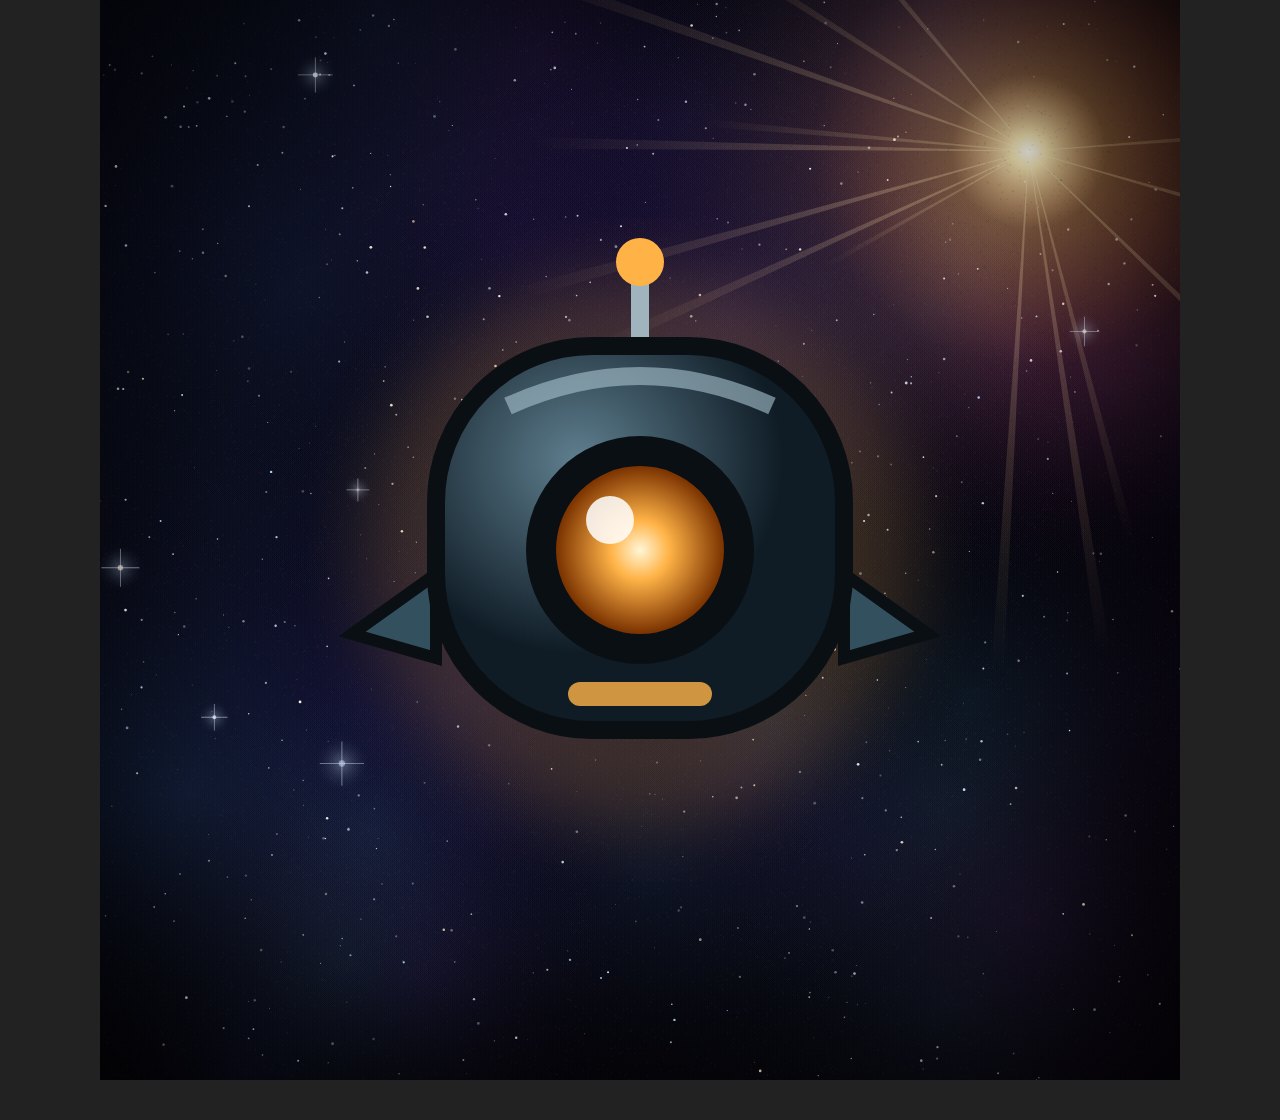
<file: space-comic/brand/avatar.html>
<!doctype html><html><head><meta charset="utf-8"><title>Panels from Space avatar</title>
<link rel="stylesheet" href="../shared/comic.css"><script src="../shared/comic.js"></script>
<style>.slide{width:1080px;height:1080px}.panel{inset:0;border:0}</style></head><body>
<section class="slide"><div class="panel">
<canvas data-space data-seed="5" data-hue="238" data-neb="0.9" data-stars="700" data-sun="0.86,0.14,0.4"></canvas>
<svg class="art" viewBox="0 0 1080 1080"><use href="#ori" x="240" y="250" width="600" height="600"/></svg>
</div></section></body></html>
</file>
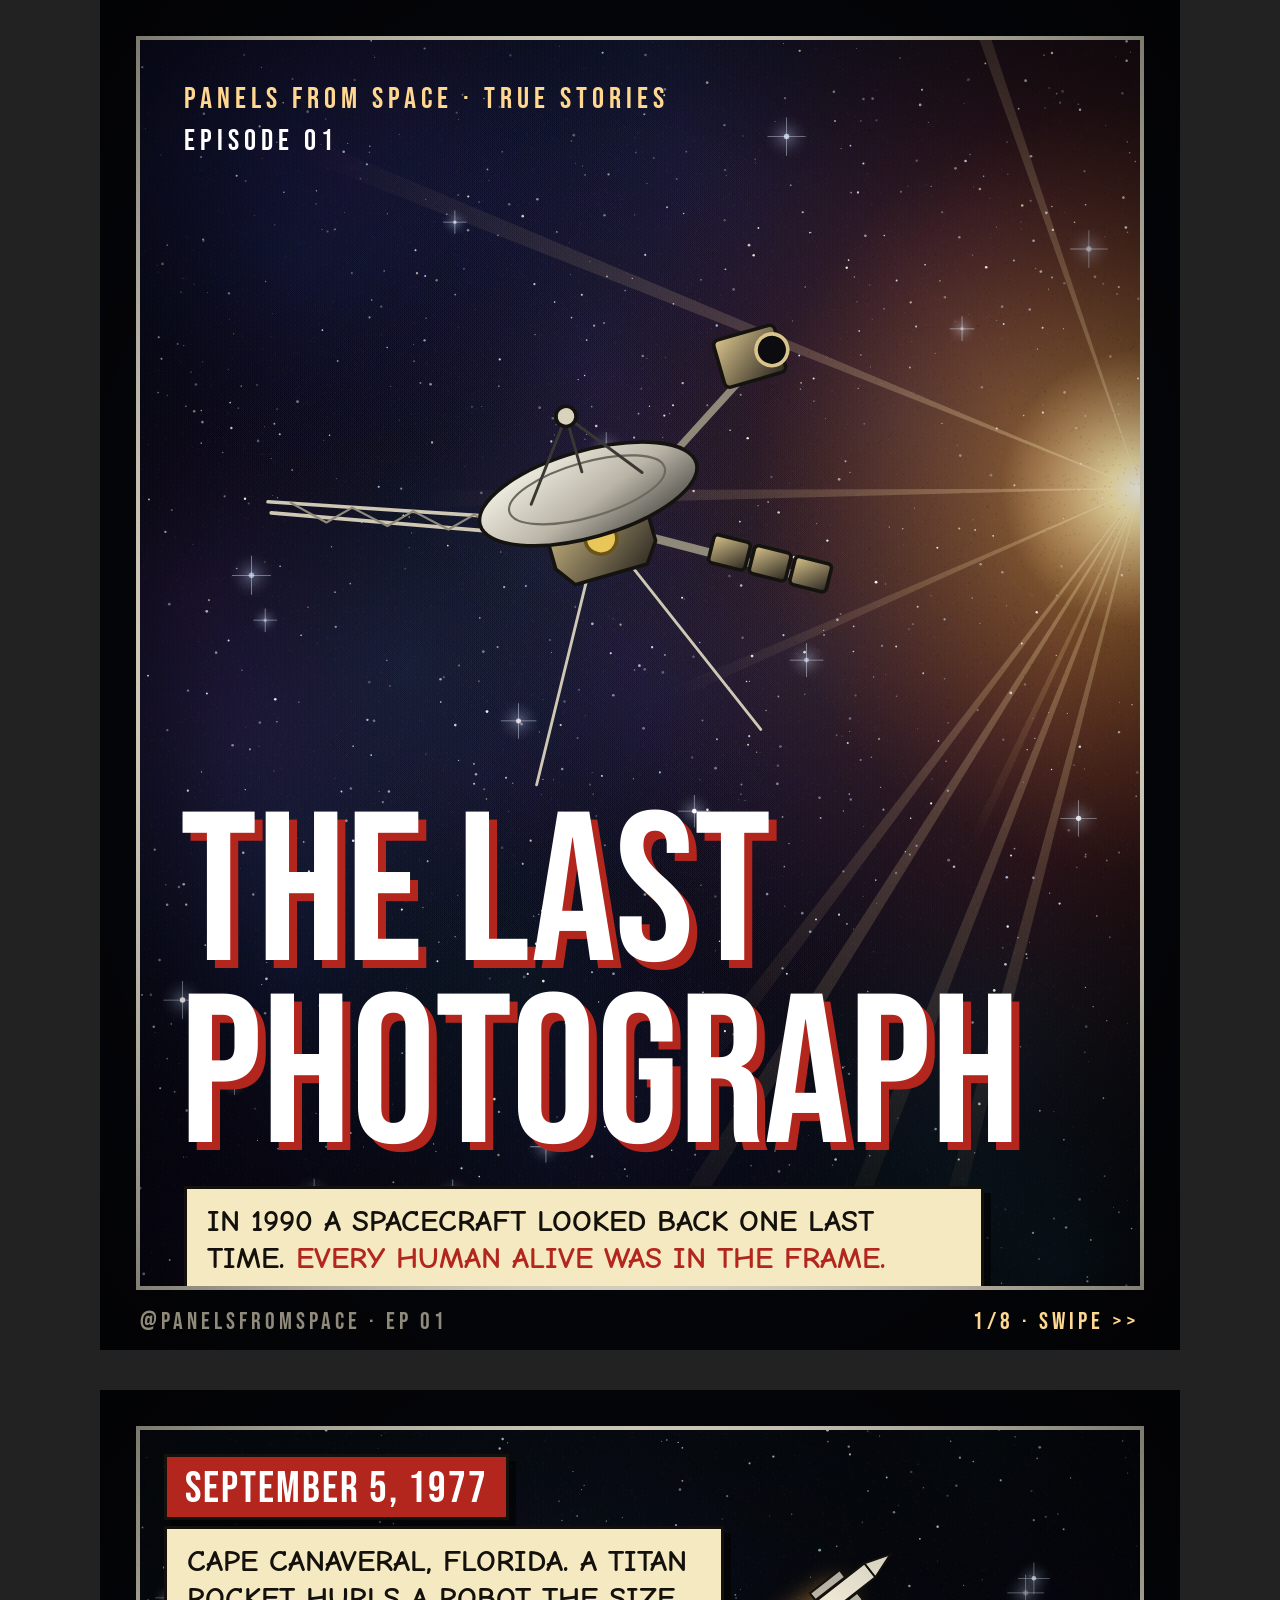
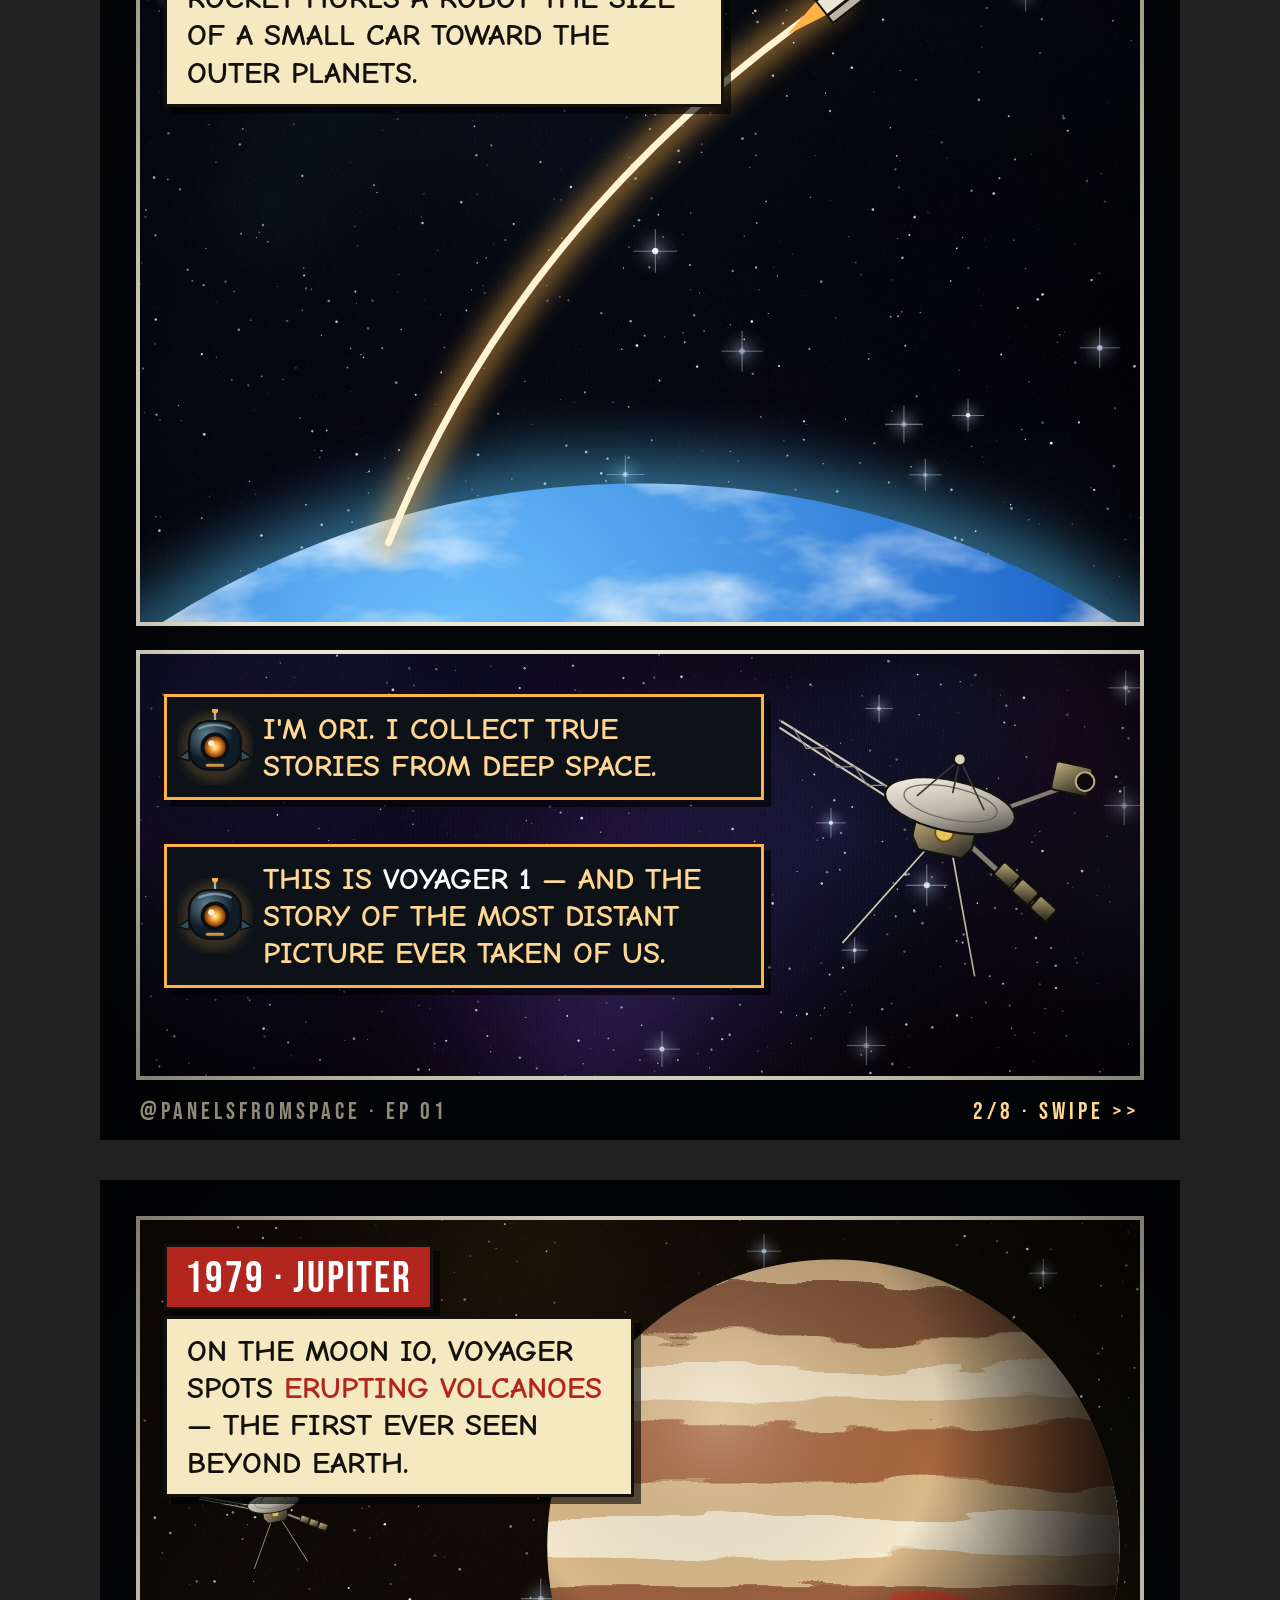
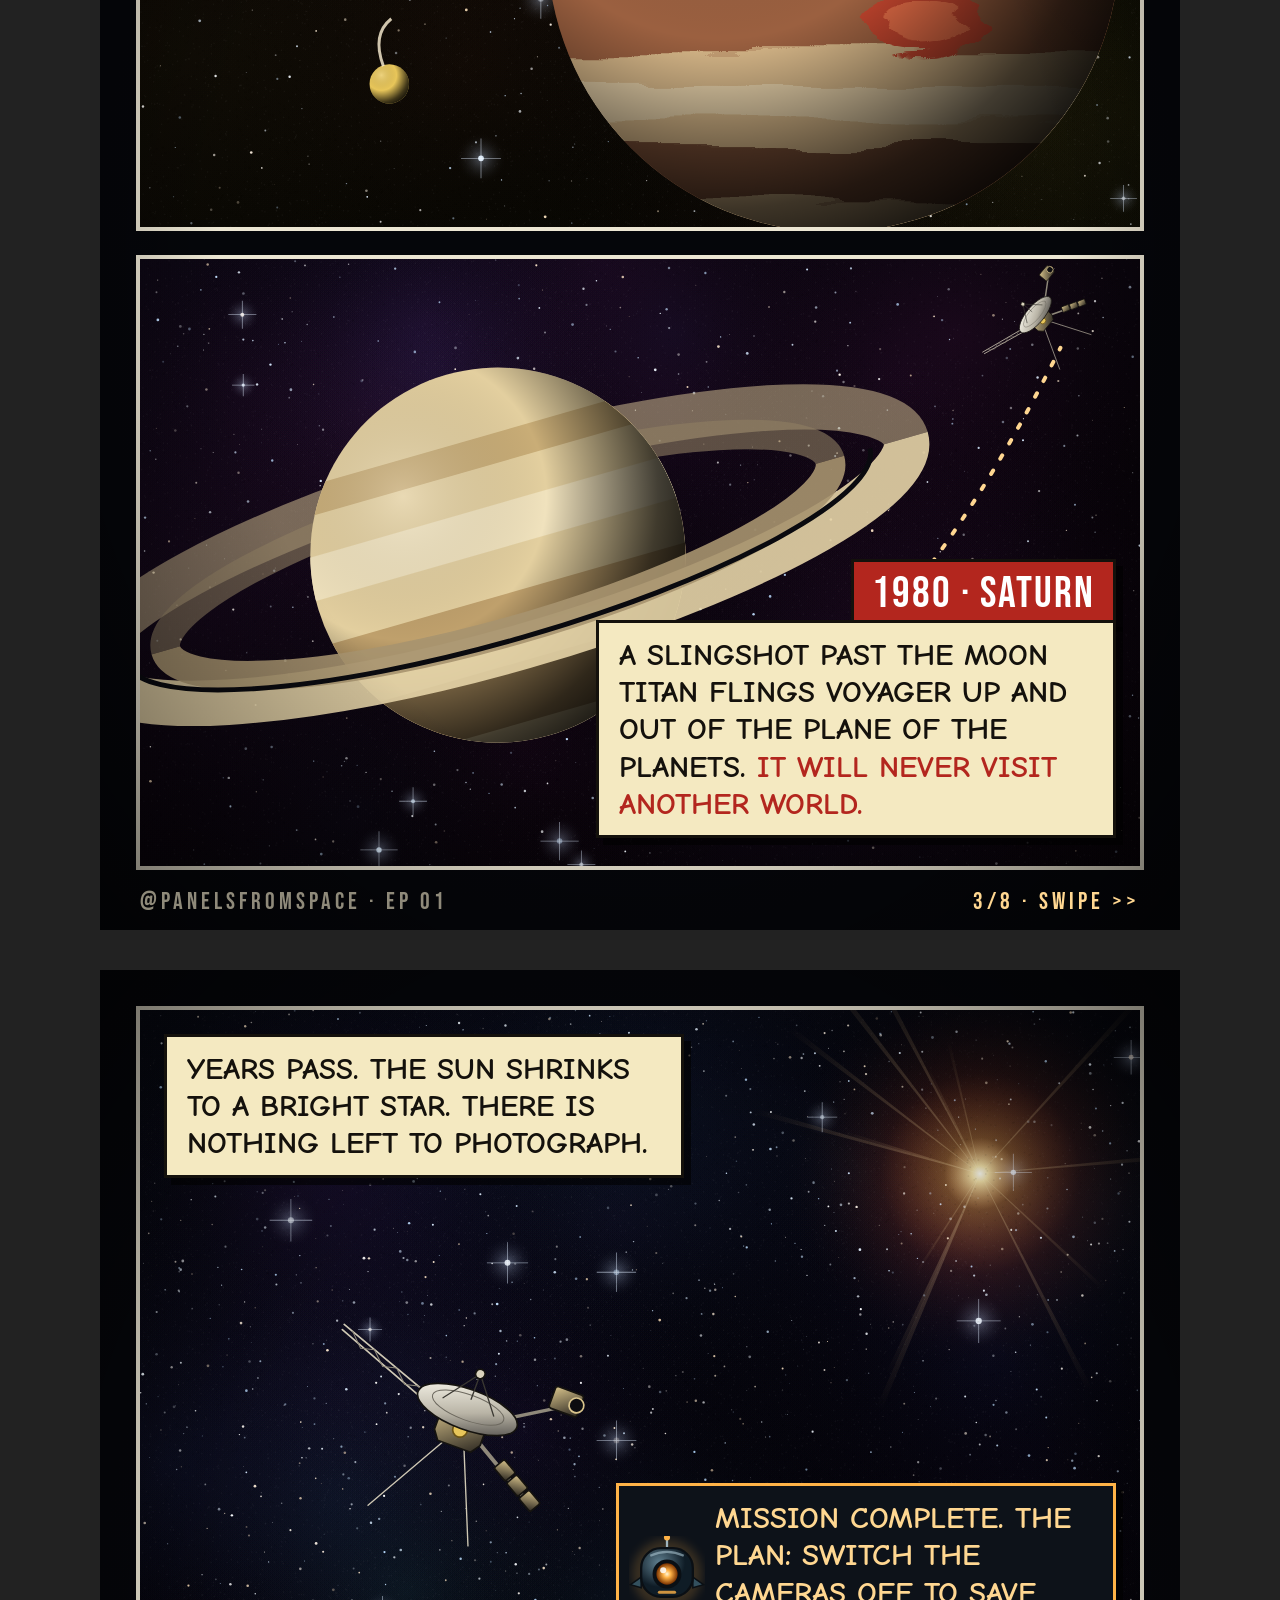
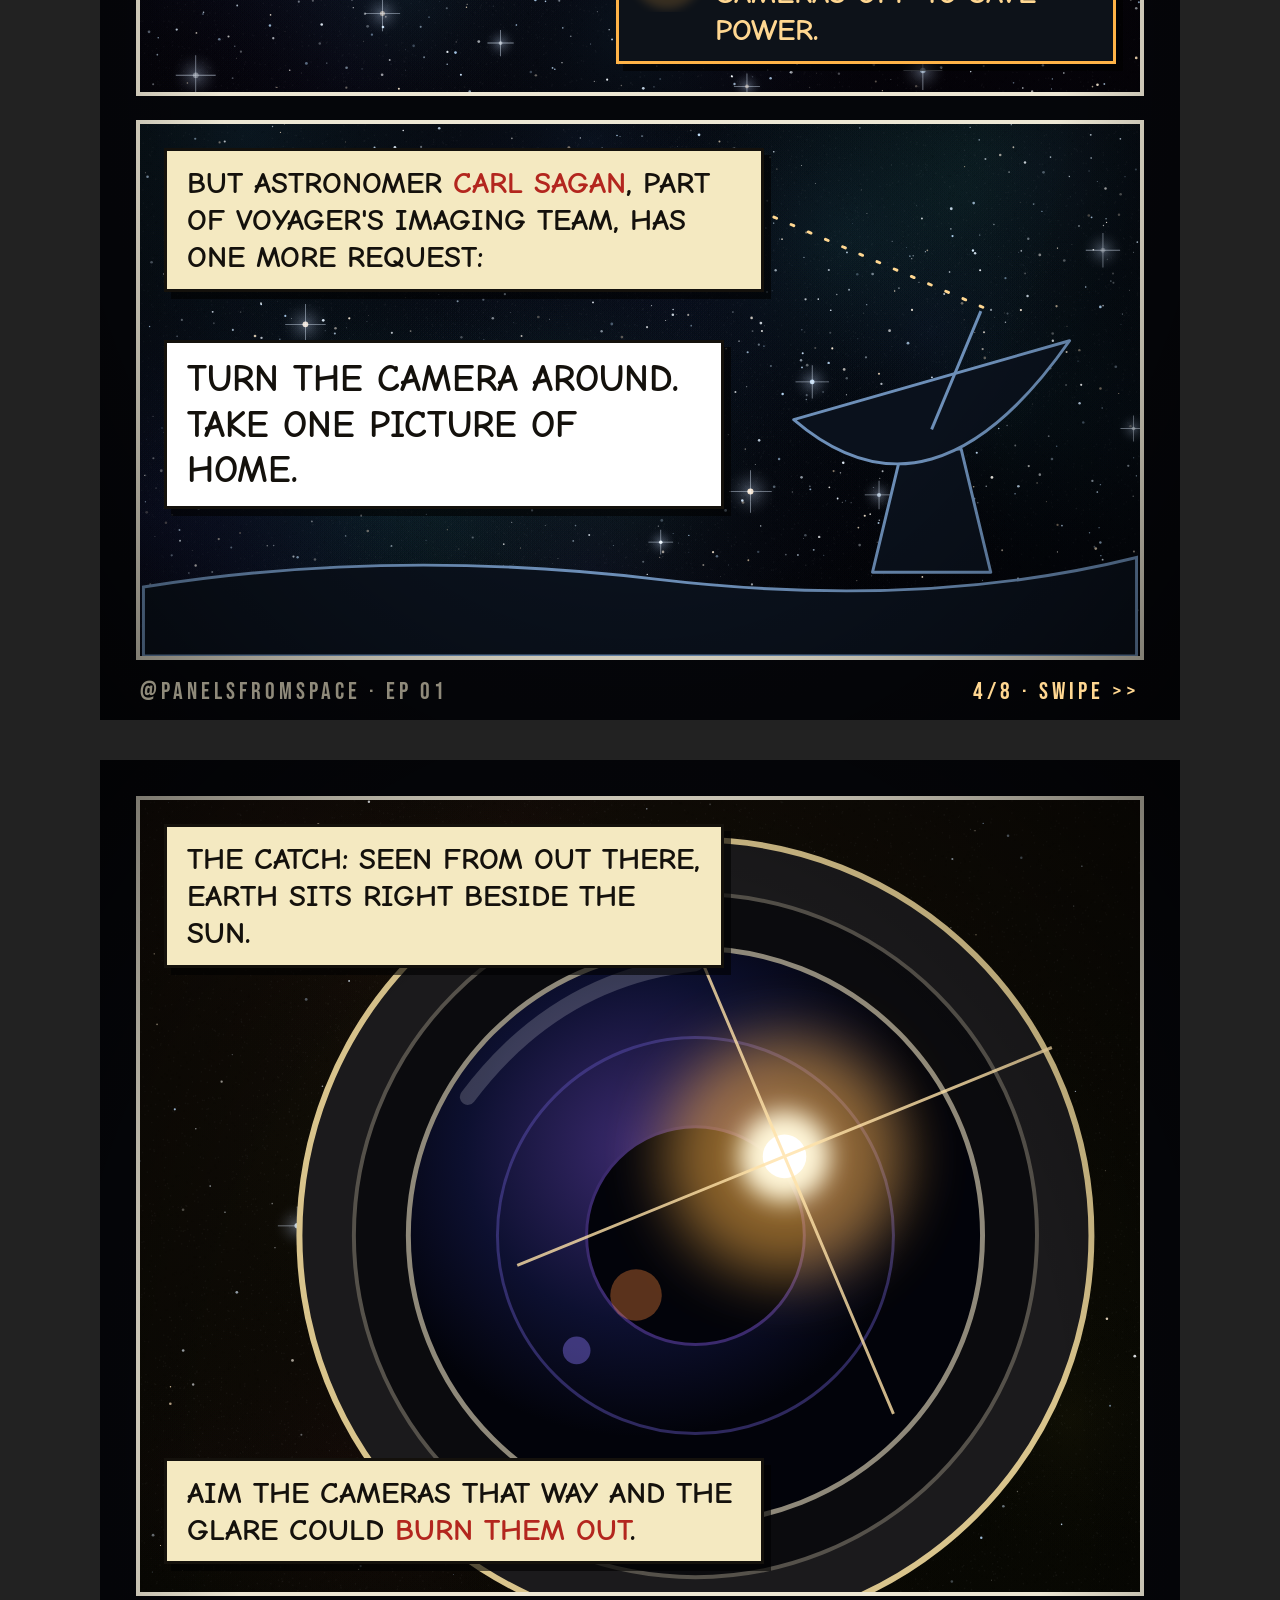
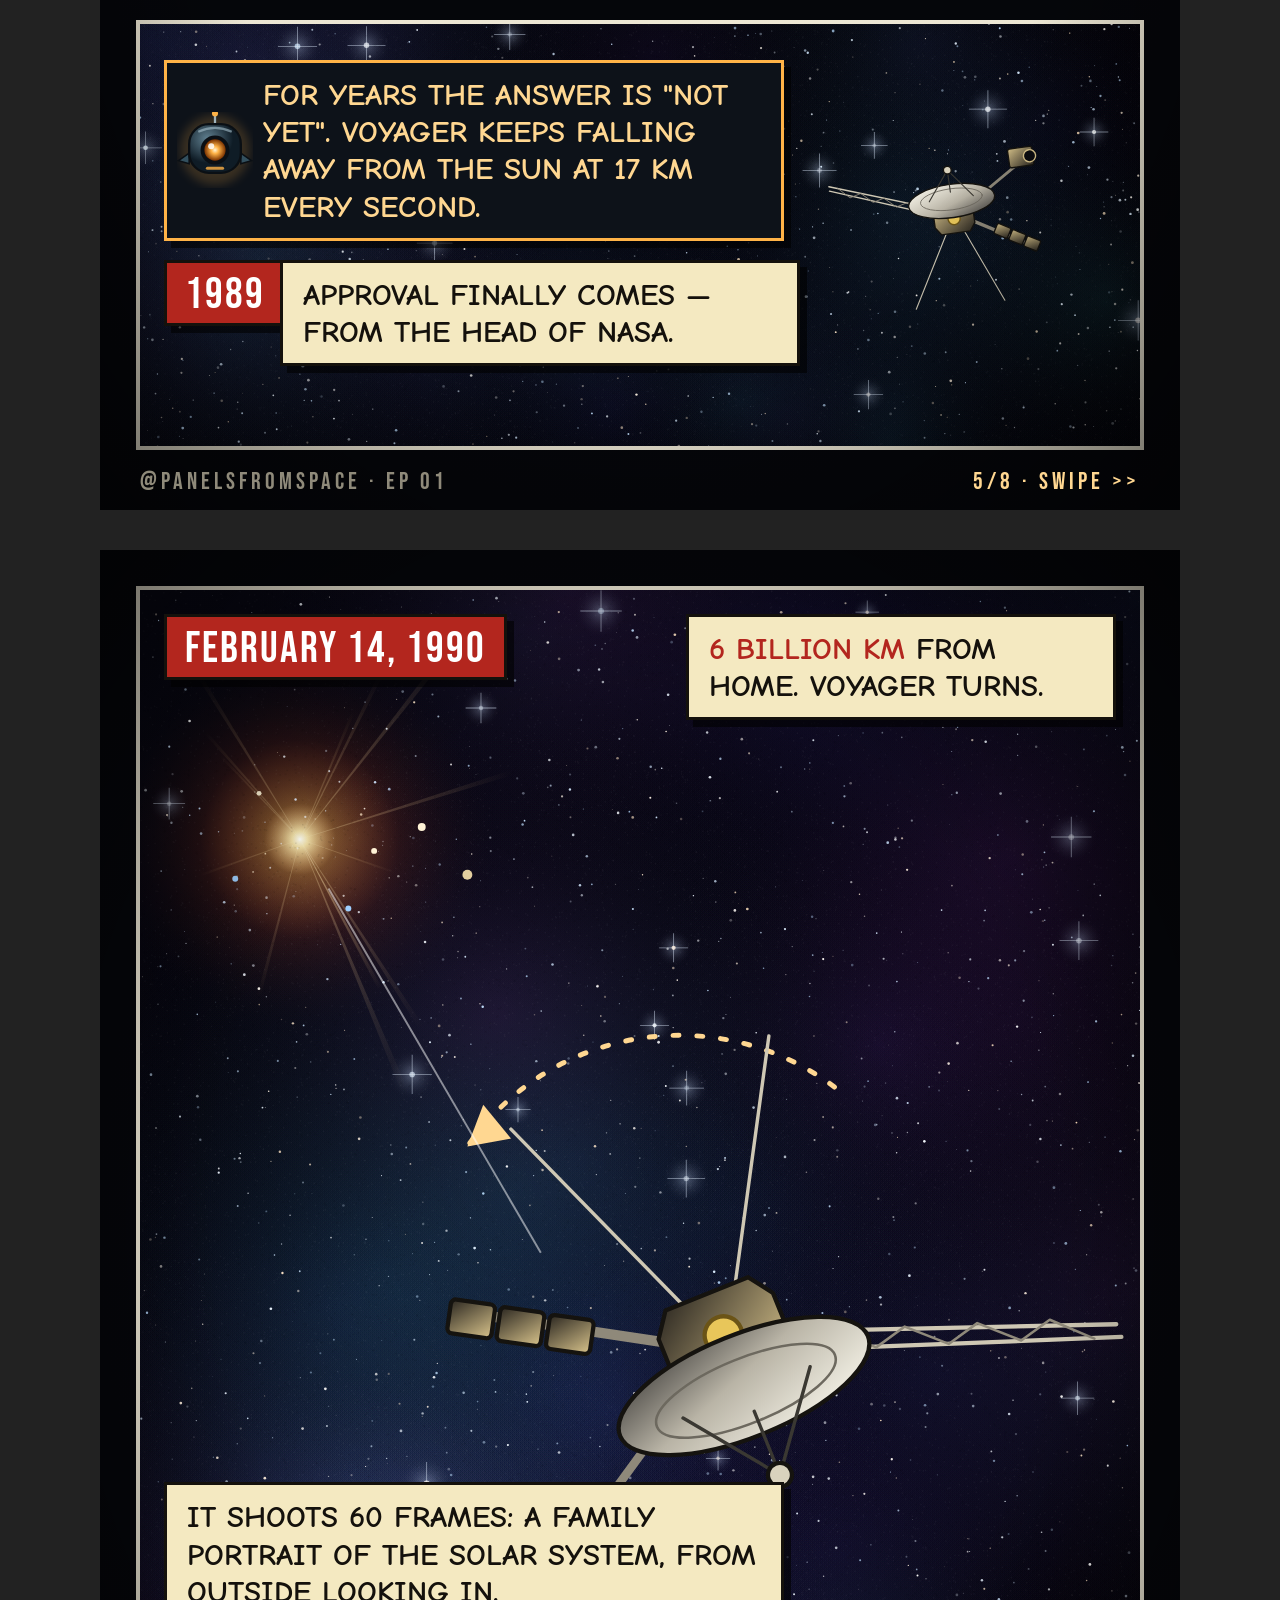
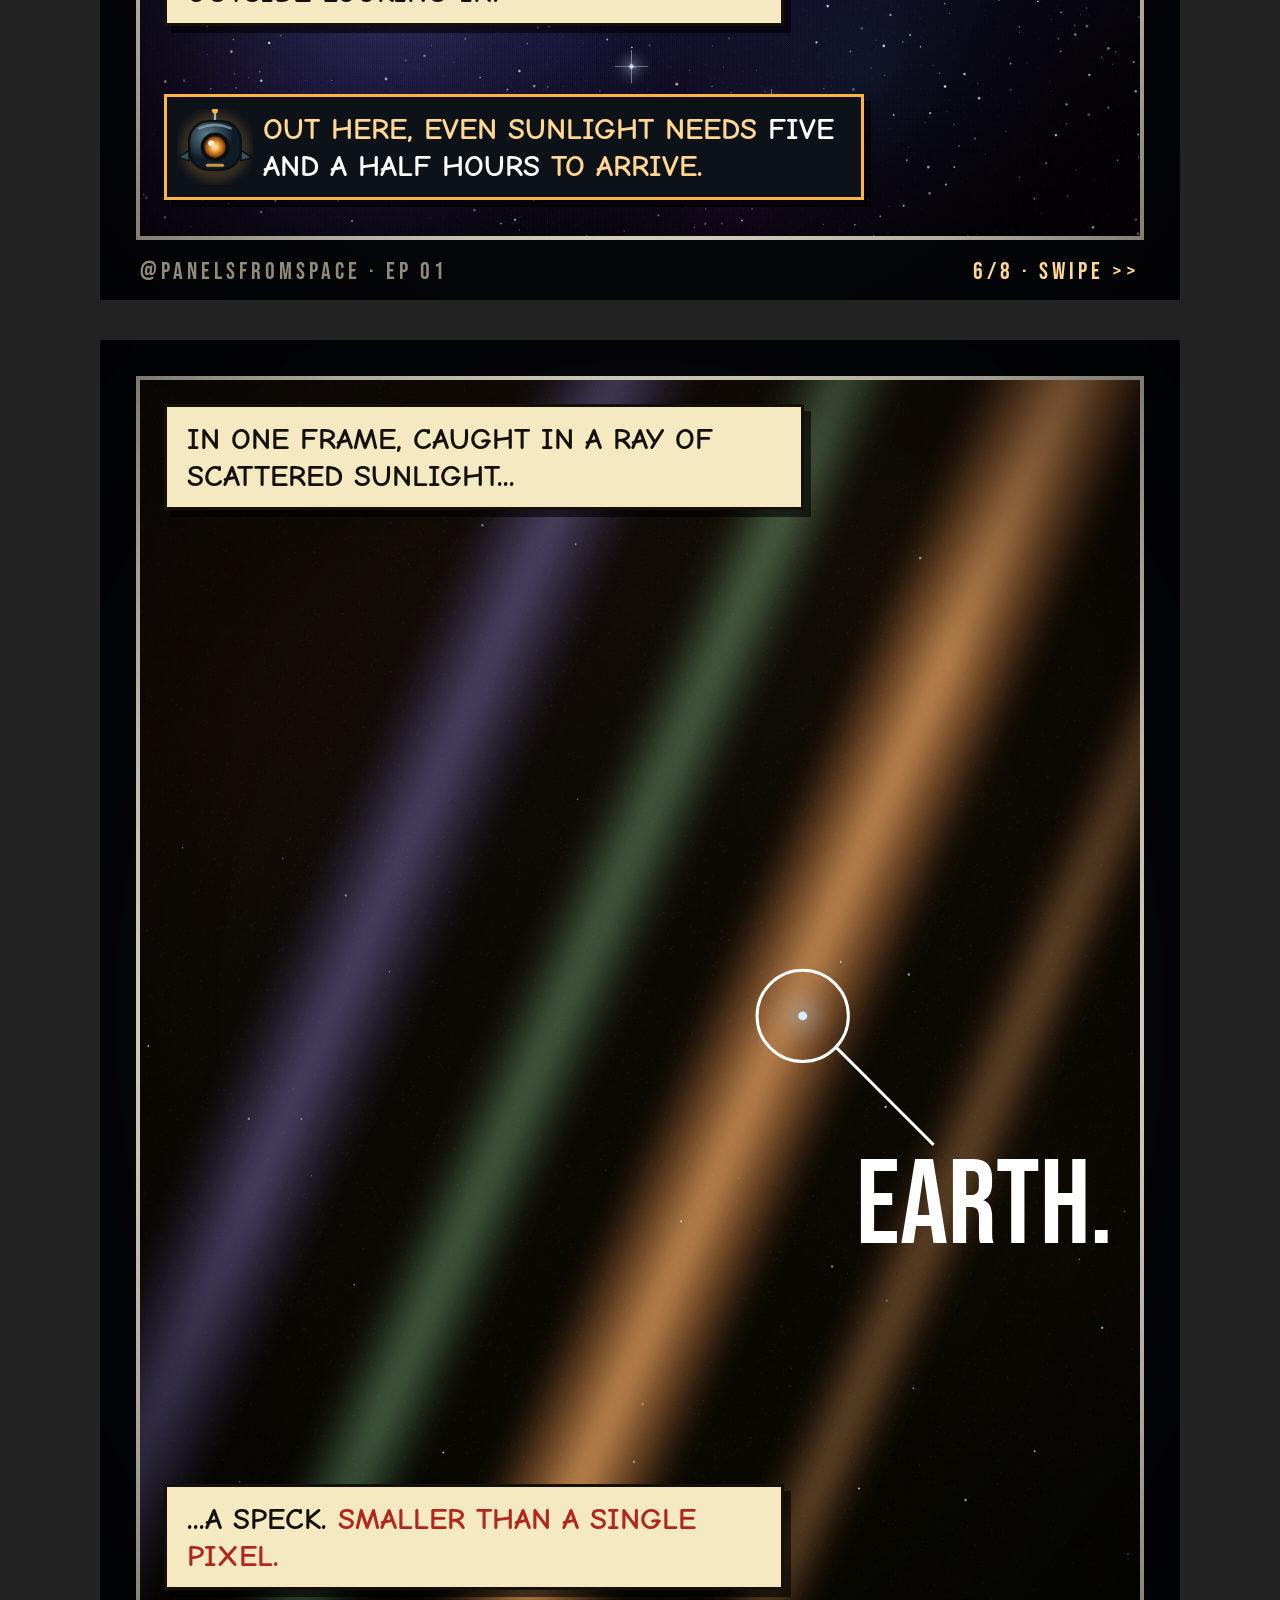
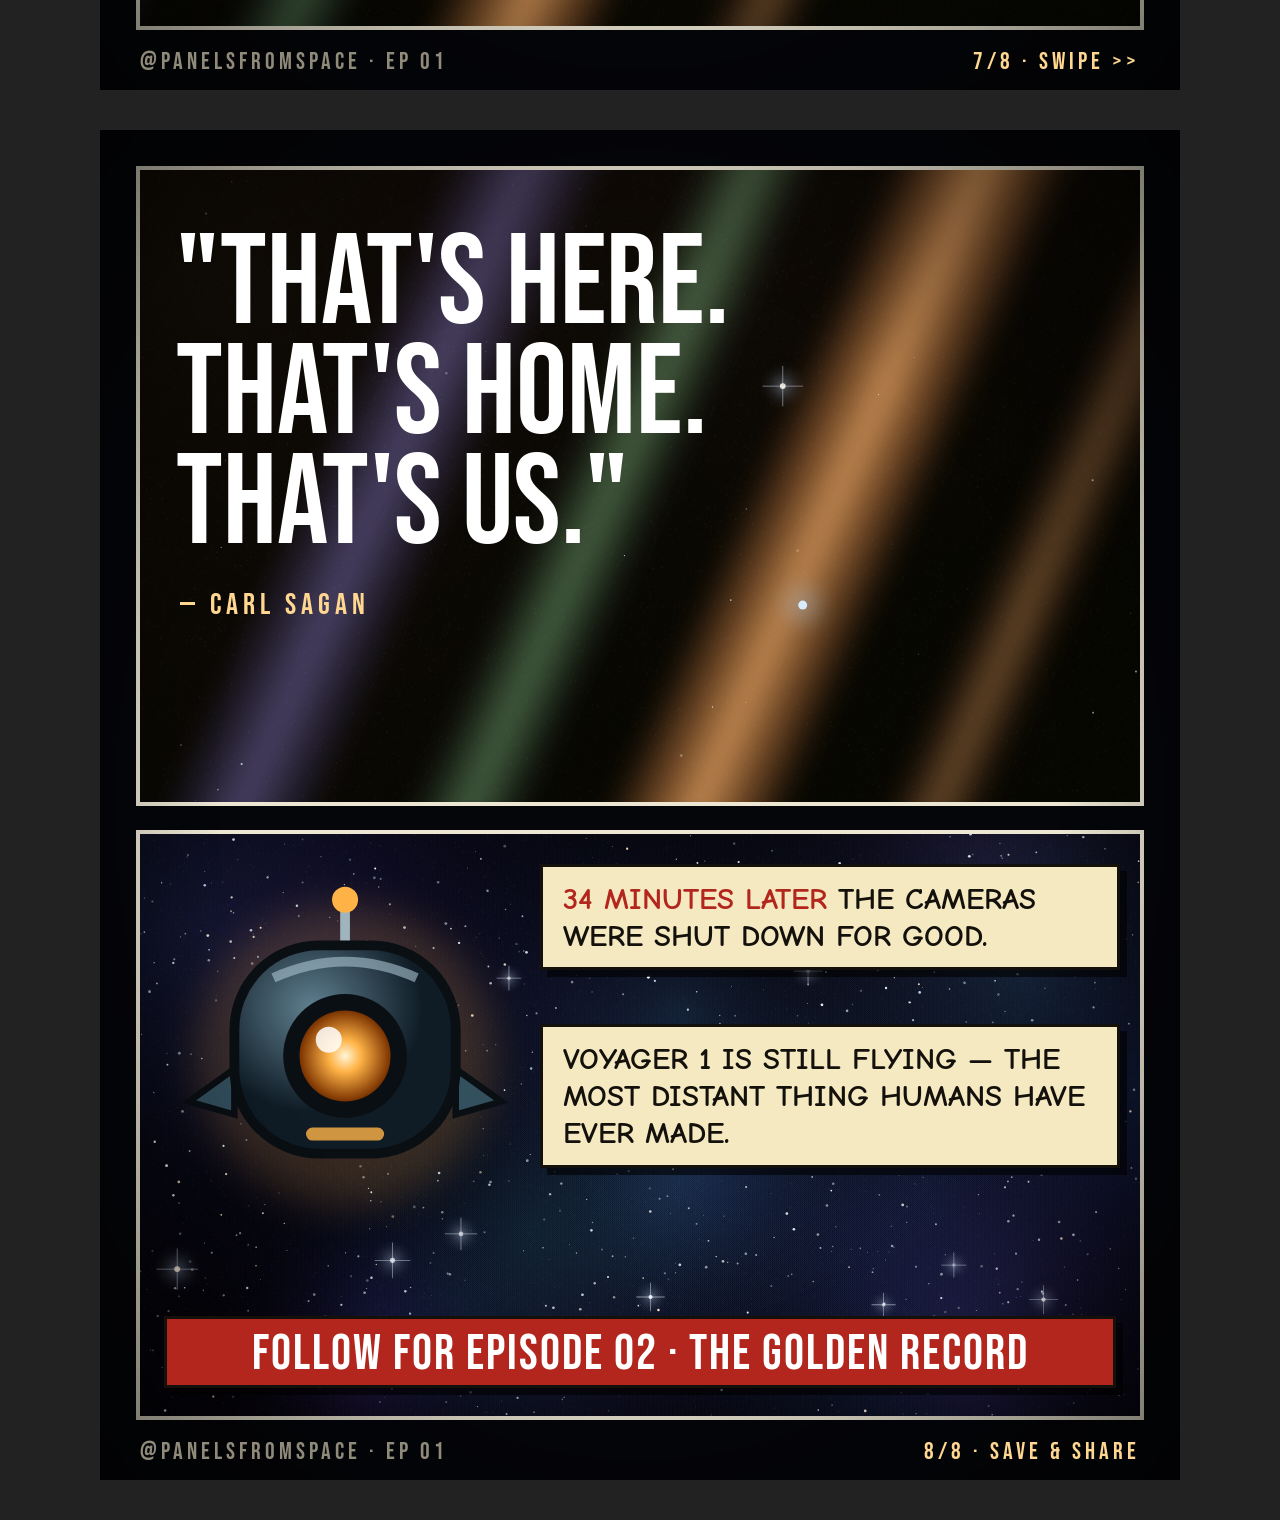
<file: space-comic/episodes/01-the-last-photograph/episode.html>
<!doctype html>
<html lang="en">
<head>
<meta charset="utf-8">
<title>Panels from Space · Episode 01 · The Last Photograph</title>
<link rel="stylesheet" href="../../shared/comic.css">
<script src="../../shared/comic.js"></script>
</head>
<body>

<svg width="0" height="0" style="position:absolute">
  <defs>
    <filter id="wavy" x="-10%" y="-10%" width="120%" height="120%">
      <feTurbulence type="fractalNoise" baseFrequency="0.006 0.04" numOctaves="3" seed="7" result="t"/>
      <feDisplacementMap in="SourceGraphic" in2="t" scale="38" xChannelSelector="R" yChannelSelector="G"/>
    </filter>
    <filter id="clouds" x="0" y="0" width="100%" height="100%">
      <feTurbulence type="fractalNoise" baseFrequency="0.006 0.012" numOctaves="5" seed="11"/>
      <feColorMatrix values="0 0 0 0 1  0 0 0 0 1  0 0 0 0 1  2.6 0 0 0 -1.25"/>
    </filter>
    <filter id="blur12" x="-150%" y="-150%" width="400%" height="400%"><feGaussianBlur stdDeviation="12"/></filter>
    <filter id="blur30" x="-150%" y="-150%" width="400%" height="400%"><feGaussianBlur stdDeviation="30"/></filter>
    <radialGradient id="shade" cx=".3" cy=".28" r=".85">
      <stop offset="0" stop-color="#fff" stop-opacity=".22"/><stop offset=".45" stop-color="#000" stop-opacity="0"/>
      <stop offset=".8" stop-color="#000" stop-opacity=".72"/><stop offset="1" stop-color="#000" stop-opacity=".96"/>
    </radialGradient>
    <radialGradient id="earthG" cx=".4" cy=".1" r=".9">
      <stop offset="0" stop-color="#6fc3ff"/><stop offset=".4" stop-color="#1c63c9"/><stop offset="1" stop-color="#03102e"/>
    </radialGradient>
    <radialGradient id="glassG" cx=".4" cy=".35">
      <stop offset="0" stop-color="#3b2a6e"/><stop offset=".6" stop-color="#0d1030"/><stop offset="1" stop-color="#02030a"/>
    </radialGradient>
    <linearGradient id="beamO" x1="0" x2="1"><stop offset="0" stop-color="#ff8a3c" stop-opacity="0"/><stop offset=".5" stop-color="#ffb26b" stop-opacity=".75"/><stop offset="1" stop-color="#ff8a3c" stop-opacity="0"/></linearGradient>
    <linearGradient id="beamG" x1="0" x2="1"><stop offset="0" stop-color="#7fd08a" stop-opacity="0"/><stop offset=".5" stop-color="#9be0a0" stop-opacity=".4"/><stop offset="1" stop-color="#7fd08a" stop-opacity="0"/></linearGradient>
    <linearGradient id="beamV" x1="0" x2="1"><stop offset="0" stop-color="#8f7bff" stop-opacity="0"/><stop offset=".5" stop-color="#a99bff" stop-opacity=".38"/><stop offset="1" stop-color="#8f7bff" stop-opacity="0"/></linearGradient>
    <clipPath id="topHalf"><rect x="-2000" y="-2000" width="4000" height="2000"/></clipPath>
    <clipPath id="botHalf"><rect x="-2000" y="0" width="4000" height="2000"/></clipPath>
    <!-- sunbeams + the dot, reused on slides 7 and 8 -->
    <symbol id="beams" viewBox="0 0 1008 1254" overflow="visible">
      <g transform="rotate(24 504 627)" filter="url(#blur12)" style="mix-blend-mode:screen">
        <rect x="150" y="-400" width="150" height="2100" fill="url(#beamV)"/>
        <rect x="380" y="-400" width="110" height="2100" fill="url(#beamG)"/>
        <rect x="560" y="-400" width="170" height="2100" fill="url(#beamO)"/>
        <rect x="820" y="-400" width="90" height="2100" fill="url(#beamO)" opacity=".5"/>
      </g>
      <circle cx="668" cy="640" r="16" fill="#9fd0ff" opacity=".35" filter="url(#blur12)"/>
      <circle cx="668" cy="640" r="4.5" fill="#d7ecff"/>
    </symbol>
  </defs>
</svg>

<!-- 1 · COVER -->
<section class="slide">
  <div class="panel" style="left:36px;top:36px;width:1008px;height:1254px">
    <canvas data-space data-seed="11" data-hue="232" data-neb="0.75" data-stars="1100" data-sun="1.0,0.36,0.62"></canvas>
    <svg class="art" viewBox="0 0 1008 1254">
      <use href="#voyager" x="150" y="300" width="640" height="436" transform="rotate(-16 470 520)"/>
    </svg>
    <div class="tag" style="left:44px;top:44px">Panels from Space · True stories</div>
    <div class="tag" style="left:44px;top:86px;color:#fff">Episode 01</div>
    <div class="title" style="left:40px;top:766px;font-size:212px;text-shadow:8px 8px 0 #b3261e">The Last<br>Photograph</div>
    <div class="cap" style="left:44px;top:1146px;width:800px">In 1990 a spacecraft looked back one last time. <b>Every human alive was in the frame.</b></div>
  </div>
  <div class="foot"><span>@panelsfromspace · Ep 01</span><span class="swipe">1/8 · Swipe &gt;&gt;</span></div>
</section>

<!-- 2 · LAUNCH -->
<section class="slide">
  <div class="panel" style="left:36px;top:36px;width:1008px;height:800px">
    <canvas data-space data-seed="21" data-hue="215" data-neb="0.35" data-stars="700"></canvas>
    <svg class="art" viewBox="0 0 1008 800">
      <circle cx="504" cy="1560" r="930" fill="#58c7ff" opacity=".5" filter="url(#blur30)"/>
      <circle cx="504" cy="1560" r="900" fill="url(#earthG)"/>
      <clipPath id="earthClip"><circle cx="504" cy="1560" r="900"/></clipPath>
      <rect x="0" y="640" width="1008" height="160" filter="url(#clouds)" clip-path="url(#earthClip)" opacity=".8"/>
      <path d="M250 720 C 330 520, 470 330, 700 170" stroke="#ffb347" stroke-width="34" fill="none" opacity=".45" filter="url(#blur12)" stroke-linecap="round"/>
      <path d="M250 720 C 330 520, 470 330, 700 170" stroke="#fff3d6" stroke-width="7" fill="none" stroke-linecap="round"/>
      <g transform="translate(700 170) rotate(52)">
        <path d="M-9 14 L0 60 L9 14 Z" fill="#ffb347"/>
        <rect x="-9" y="-46" width="18" height="62" fill="#ece6d3" stroke="#14110c" stroke-width="2"/>
        <path d="M-9 -46 L0 -72 L9 -46 Z" fill="#ece6d3" stroke="#14110c" stroke-width="2"/>
        <rect x="-19" y="-22" width="9" height="38" fill="#b9b4a6" stroke="#14110c" stroke-width="2"/>
        <rect x="10" y="-22" width="9" height="38" fill="#b9b4a6" stroke="#14110c" stroke-width="2"/>
      </g>
    </svg>
    <div class="cap date" style="left:24px;top:24px">September 5, 1977</div>
    <div class="cap" style="left:24px;top:96px;width:560px">Cape Canaveral, Florida. A Titan rocket hurls a robot the size of a small car toward the outer planets.</div>
  </div>
  <div class="panel" style="left:36px;top:860px;width:1008px;height:430px">
    <canvas data-space data-seed="22" data-hue="250" data-neb="0.7" data-stars="500"></canvas>
    <svg class="art" viewBox="0 0 1008 430">
      <use href="#voyager" x="620" y="60" width="380" height="259" transform="rotate(12 800 200)"/>
    </svg>
    <div class="cap ori" style="left:24px;top:40px;width:600px">I'm Ori. I collect true stories from deep space.</div>
    <div class="cap ori" style="left:24px;top:190px;width:600px">This is <b>Voyager 1</b> — and the story of the most distant picture ever taken of us.</div>
  </div>
  <div class="foot"><span>@panelsfromspace · Ep 01</span><span class="swipe">2/8 · Swipe &gt;&gt;</span></div>
</section>

<!-- 3 · THE GRAND TOUR -->
<section class="slide">
  <div class="panel" style="left:36px;top:36px;width:1008px;height:615px">
    <canvas data-space data-seed="31" data-hue="20" data-neb="0.3" data-stars="500"></canvas>
    <svg class="art" viewBox="0 0 1008 615">
      <clipPath id="jupClip"><circle cx="700" cy="330" r="290"/></clipPath>
      <g clip-path="url(#jupClip)">
        <g filter="url(#wavy)">
          <rect x="350" y="0" width="700" height="700" fill="#d9b98a"/>
          <rect x="350" y="70" width="700" height="50" fill="#8a5a3c"/>
          <rect x="350" y="150" width="700" height="34" fill="#f1e2c4"/>
          <rect x="350" y="205" width="700" height="62" fill="#a8683f"/>
          <rect x="350" y="300" width="700" height="40" fill="#f4e8cf"/>
          <rect x="350" y="370" width="700" height="70" fill="#9b6040"/>
          <rect x="350" y="470" width="700" height="36" fill="#e9d3ab"/>
          <rect x="350" y="530" width="700" height="60" fill="#7d5138"/>
          <ellipse cx="790" cy="412" rx="62" ry="34" fill="#c2452d"/>
          <ellipse cx="790" cy="412" rx="40" ry="20" fill="#e06a45"/>
        </g>
        <circle cx="700" cy="330" r="290" fill="url(#shade)"/>
      </g>
      <circle cx="250" cy="470" r="20" fill="#e8c65a"/><circle cx="250" cy="470" r="20" fill="url(#shade)"/>
      <path d="M244 452 Q232 420 252 404" stroke="#fff3d6" stroke-width="3" fill="none" opacity=".8"/>
      <use href="#voyager" x="60" y="250" width="150" height="102" transform="rotate(-10 135 300)"/>
    </svg>
    <div class="cap date" style="left:24px;top:24px">1979 · Jupiter</div>
    <div class="cap" style="left:24px;top:96px;width:470px">On the moon Io, Voyager spots <b>erupting volcanoes</b> — the first ever seen beyond Earth.</div>
  </div>
  <div class="panel" style="left:36px;top:675px;width:1008px;height:615px">
    <canvas data-space data-seed="32" data-hue="265" data-neb="0.45" data-stars="600"></canvas>
    <svg class="art" viewBox="0 0 1008 615">
      <g transform="translate(360 300) rotate(-16)">
        <g clip-path="url(#topHalf)" fill="none">
          <ellipse rx="430" ry="96" stroke="#cdb98f" stroke-width="46" opacity=".55"/>
          <ellipse rx="350" ry="78" stroke="#8f7f63" stroke-width="30" opacity=".6"/>
        </g>
        <clipPath id="satClip"><circle r="190"/></clipPath>
        <g clip-path="url(#satClip)">
          <rect x="-200" y="-200" width="400" height="400" fill="#e3cf9f"/>
          <rect x="-200" y="-120" width="400" height="30" fill="#c9ad77"/>
          <rect x="-200" y="-50" width="400" height="44" fill="#f0e2bd"/>
          <rect x="-200" y="40" width="400" height="36" fill="#bfa06c"/>
          <rect x="-200" y="110" width="400" height="60" fill="#a88b5d"/>
          <circle r="190" fill="url(#shade)"/>
        </g>
        <g clip-path="url(#botHalf)" fill="none">
          <ellipse rx="430" ry="96" stroke="#e6d4a8" stroke-width="46" opacity=".9"/>
          <ellipse rx="350" ry="78" stroke="#a8946f" stroke-width="30" opacity=".9"/>
          <ellipse rx="392" ry="87" stroke="#0a0a0f" stroke-width="5"/>
        </g>
      </g>
      <path d="M560 520 Q760 430 930 90" stroke="#ffd791" stroke-width="4" stroke-dasharray="4 14" fill="none" stroke-linecap="round"/>
      <use href="#voyager" x="850" y="20" width="130" height="89" transform="rotate(-50 915 65)"/>
    </svg>
    <div class="cap date" style="right:24px;top:300px">1980 · Saturn</div>
    <div class="cap" style="right:24px;bottom:28px;width:520px">A slingshot past the moon Titan flings Voyager up and out of the plane of the planets. <b>It will never visit another world.</b></div>
  </div>
  <div class="foot"><span>@panelsfromspace · Ep 01</span><span class="swipe">3/8 · Swipe &gt;&gt;</span></div>
</section>

<!-- 4 · THE REQUEST -->
<section class="slide">
  <div class="panel" style="left:36px;top:36px;width:1008px;height:690px">
    <canvas data-space data-seed="41" data-hue="228" data-neb="0.5" data-stars="1200" data-sun="0.84,0.24,0.2"></canvas>
    <svg class="art" viewBox="0 0 1008 690">
      <use href="#voyager" x="170" y="330" width="300" height="205" transform="rotate(20 320 430)"/>
    </svg>
    <div class="cap" style="left:24px;top:24px;width:520px">Years pass. The Sun shrinks to a bright star. There is nothing left to photograph.</div>
    <div class="cap ori" style="right:24px;bottom:28px;width:500px">Mission complete. The plan: switch the cameras off to save power.</div>
  </div>
  <div class="panel" style="left:36px;top:750px;width:1008px;height:540px">
    <canvas data-space data-seed="42" data-hue="205" data-neb="0.55" data-stars="900"></canvas>
    <svg class="art" viewBox="0 0 1008 540">
      <path d="M0 470 Q250 430 520 462 T1008 440 V540 H0 Z" fill="#0a111c" stroke="#6d8fb8" stroke-width="3"/>
      <g fill="#0a111c" stroke="#6d8fb8" stroke-width="3" stroke-linejoin="round">
        <path d="M740 455 L770 330 L830 330 L860 455 Z"/>
        <path d="M660 300 Q800 420 940 220 Z"/>
        <path d="M800 310 L850 190" fill="none"/>
      </g>
      <path d="M852 186 L560 60" stroke="#ffd791" stroke-width="3" stroke-dasharray="3 16" stroke-linecap="round"/>
    </svg>
    <div class="cap" style="left:24px;top:24px;width:600px">But astronomer <b>Carl Sagan</b>, part of Voyager's imaging team, has one more request:</div>
    <div class="cap" style="left:24px;top:216px;width:560px;background:#fff;font-size:38px">Turn the camera around. Take one picture of home.</div>
  </div>
  <div class="foot"><span>@panelsfromspace · Ep 01</span><span class="swipe">4/8 · Swipe &gt;&gt;</span></div>
</section>

<!-- 5 · THE RISK -->
<section class="slide">
  <div class="panel" style="left:36px;top:36px;width:1008px;height:800px">
    <canvas data-space data-seed="51" data-hue="30" data-neb="0.35" data-stars="200"></canvas>
    <svg class="art" viewBox="0 0 1008 800">
      <circle cx="560" cy="440" r="400" fill="#1b1a1c" stroke="#d9c48c" stroke-width="6"/>
      <circle cx="560" cy="440" r="345" fill="#0b0b0e" stroke="#55514a" stroke-width="4"/>
      <circle cx="560" cy="440" r="290" fill="url(#glassG)" stroke="#8f897a" stroke-width="5"/>
      <circle cx="560" cy="440" r="200" fill="none" stroke="#5a4fb0" stroke-width="3" opacity=".5"/>
      <circle cx="560" cy="440" r="110" fill="#02030a" stroke="#3b2a6e" stroke-width="3"/>
      <path d="M330 300 Q420 180 560 165" stroke="#fff" stroke-width="16" fill="none" opacity=".18" stroke-linecap="round"/>
      <circle cx="650" cy="360" r="120" fill="#ffb347" opacity=".55" filter="url(#blur30)"/>
      <circle cx="650" cy="360" r="46" fill="#fff6d8" filter="url(#blur12)"/>
      <circle cx="650" cy="360" r="22" fill="#fff"/>
      <g stroke="#ffe2a8" stroke-width="3" opacity=".8">
        <path d="M650 360 L920 250 M650 360 L380 470 M650 360 L760 620 M650 360 L540 100"/>
      </g>
      <circle cx="500" cy="500" r="26" fill="#ff8a3c" opacity=".35"/><circle cx="440" cy="556" r="14" fill="#8f7bff" opacity=".4"/>
    </svg>
    <div class="cap" style="left:24px;top:24px;width:560px">The catch: seen from out there, Earth sits right beside the Sun.</div>
    <div class="cap" style="left:24px;bottom:28px;width:600px">Aim the cameras that way and the glare could <b>burn them out</b>.</div>
  </div>
  <div class="panel" style="left:36px;top:860px;width:1008px;height:430px">
    <canvas data-space data-seed="52" data-hue="230" data-neb="0.6" data-stars="800"></canvas>
    <svg class="art" viewBox="0 0 1008 430">
      <use href="#voyager" x="700" y="120" width="250" height="170" transform="rotate(-8 825 205)"/>
    </svg>
    <div class="cap ori" style="left:24px;top:36px;width:620px">For years the answer is "not yet". Voyager keeps falling away from the Sun at 17 km every second.</div>
    <div class="cap date" style="left:24px;top:236px">1989</div>
    <div class="cap" style="left:140px;top:236px;width:520px">Approval finally comes — from the head of NASA.</div>
  </div>
  <div class="foot"><span>@panelsfromspace · Ep 01</span><span class="swipe">5/8 · Swipe &gt;&gt;</span></div>
</section>

<!-- 6 · THE TURN -->
<section class="slide">
  <div class="panel" style="left:36px;top:36px;width:1008px;height:1254px">
    <canvas data-space data-seed="61" data-hue="240" data-neb="0.8" data-stars="1500" data-sun="0.16,0.2,0.16"></canvas>
    <svg class="art" viewBox="0 0 1008 1254">
      <g fill="#fff3d6">
        <circle cx="236" cy="262" r="3"/><circle cx="284" cy="238" r="4"/><circle cx="330" cy="286" r="5" fill="#e3cf9f"/>
        <circle cx="96" cy="290" r="3" fill="#9fd0ff"/><circle cx="120" cy="204" r="2.5"/><circle cx="210" cy="320" r="3" fill="#9fd0ff"/>
      </g>
      <path d="M700 500 A 260 260 0 0 0 330 560" stroke="#ffd791" stroke-width="5" stroke-dasharray="6 18" fill="none" stroke-linecap="round"/>
      <path d="M330 560 l44 -8 l-28 -34 z" fill="#ffd791"/>
      <use href="#voyager" x="200" y="470" width="760" height="518" transform="rotate(158 580 730)"/>
      <path d="M404 667 L190 300" stroke="#fff" stroke-width="2" opacity=".5"/>
    </svg>
    <div class="cap date" style="left:24px;top:24px">February 14, 1990</div>
    <div class="cap" style="right:24px;top:24px;width:430px"><b>6 billion km</b> from home. Voyager turns.</div>
    <div class="cap" style="left:24px;bottom:210px;width:620px">It shoots 60 frames: a family portrait of the solar system, from outside looking in.</div>
    <div class="cap ori" style="left:24px;bottom:36px;width:700px">Out here, even sunlight needs <b>five and a half hours</b> to arrive.</div>
  </div>
  <div class="foot"><span>@panelsfromspace · Ep 01</span><span class="swipe">6/8 · Swipe &gt;&gt;</span></div>
</section>

<!-- 7 · THE DOT -->
<section class="slide">
  <div class="panel" style="left:36px;top:36px;width:1008px;height:1254px">
    <canvas data-space data-seed="71" data-hue="25" data-neb="0.12" data-stars="40"></canvas>
    <svg class="art" viewBox="0 0 1008 1254">
      <use href="#beams" width="1008" height="1254"/>
      <circle cx="668" cy="640" r="46" fill="none" stroke="#fff" stroke-width="3"/>
      <path d="M702 672 L800 770" stroke="#fff" stroke-width="3"/>
    </svg>
    <div class="cap" style="left:24px;top:24px;width:640px">In one frame, caught in a ray of scattered sunlight...</div>
    <div class="title" style="left:716px;top:776px;font-size:120px">Earth.</div>
    <div class="cap" style="left:24px;bottom:36px;width:620px">...a speck. <b>Smaller than a single pixel.</b></div>
  </div>
  <div class="foot"><span>@panelsfromspace · Ep 01</span><span class="swipe">7/8 · Swipe &gt;&gt;</span></div>
</section>

<!-- 8 · HOME -->
<section class="slide">
  <div class="panel" style="left:36px;top:36px;width:1008px;height:640px">
    <canvas data-space data-seed="81" data-hue="25" data-neb="0.12" data-stars="30"></canvas>
    <svg class="art" viewBox="0 200 1008 640" preserveAspectRatio="xMidYMid slice">
      <use href="#beams" width="1008" height="1254"/>
    </svg>
    <div class="title" style="left:36px;top:60px;font-size:128px">"That's here.<br>That's home.<br>That's us."</div>
    <div class="tag" style="left:40px;top:420px">— Carl Sagan</div>
  </div>
  <div class="panel" style="left:36px;top:700px;width:1008px;height:590px">
    <canvas data-space data-seed="82" data-hue="235" data-neb="0.8" data-stars="900"></canvas>
    <svg class="art" viewBox="0 0 1008 590">
      <use href="#ori" x="40" y="60" width="330" height="330"/>
    </svg>
    <div class="cap" style="left:400px;top:30px;width:580px"><b>34 minutes later</b> the cameras were shut down for good.</div>
    <div class="cap" style="left:400px;top:190px;width:580px">Voyager 1 is still flying — the most distant thing humans have ever made.</div>
    <div class="cap date" style="left:24px;bottom:28px;right:24px;font-size:50px;text-align:center">Follow for Episode 02 · The Golden Record</div>
  </div>
  <div class="foot"><span>@panelsfromspace · Ep 01</span><span class="swipe">8/8 · Save &amp; share</span></div>
</section>

</body>
</html>
</file>
<file: css/style.css>
:root {
  --bg: #04070a;
  --bg-rgb: 4, 7, 10;
  --ink-rgb: 233, 242, 237;
  --soft: #c3d2cb;
  --on-accent: #00190d;
  --field: rgba(255, 255, 255, .04);
  --faint: rgba(255, 255, 255, .22);
  --edge: rgba(0, 0, 0, .55);
  --shadow: rgba(0, 0, 0, .4);
  --ink: #e9f2ed;
  --mute: #9db0a7;
  --green: #3dffa2;
  --cyan: #38d6ff;
  --copper: #ff8a3d;
  --gold: #ffc94d;
  --glass: rgba(7, 13, 12, .86);
  --line: rgba(255, 255, 255, .1);
  --display: "Space Grotesk", "Segoe UI", system-ui, sans-serif;
  --body: "Inter", "Segoe UI", system-ui, sans-serif;
  --gutter: clamp(16px, 5vw, 80px);
}

* { box-sizing: border-box; margin: 0; padding: 0; }
html { scroll-behavior: smooth; }
body {
  background: var(--bg);
  color: var(--ink);
  font: 400 16px/1.6 var(--body);
  overflow-x: hidden;
  -webkit-font-smoothing: antialiased;
}
body.loading { overflow: hidden; }
a { color: inherit; text-decoration: none; }
ul { list-style: none; }
::selection { background: var(--green); color: #00150b; }

/* ---------- stage ---------- */
#stage { position: fixed; left: 0; top: 0; width: 100%; height: 100vh; height: 100lvh; display: block; z-index: 0; }
.vignette {
  position: fixed; inset: 0; z-index: 1; pointer-events: none;
  background:
    radial-gradient(ellipse at center, transparent 45%, var(--edge) 100%),
    linear-gradient(to bottom, rgba(var(--bg-rgb), .55), transparent 18%, transparent 82%, rgba(var(--bg-rgb), .6));
}
#cursor {
  position: fixed; left: 0; top: 0; width: 340px; height: 340px; margin: -170px 0 0 -170px;
  border-radius: 50%; pointer-events: none; z-index: 1; opacity: 0;
  background: radial-gradient(circle, rgba(61, 255, 162, .12), transparent 65%);
  transition: opacity .4s; will-change: transform;
}
@media (hover: hover) { body:not(.loading) #cursor { opacity: 1; } }

/* ---------- loader ---------- */
#loader {
  position: fixed; inset: 0; z-index: 100; background: var(--bg);
  display: grid; place-content: center; justify-items: center; gap: 14px;
  transition: opacity .9s ease, visibility .9s;
}
body:not(.loading) #loader { opacity: 0; visibility: hidden; }
.loader-ring { width: 120px; height: 120px; animation: spin 1.6s linear infinite; }
.loader-ring circle { fill: none; stroke: rgba(255, 255, 255, .08); stroke-width: 3; }
.loader-ring .arc { stroke: var(--green); stroke-dasharray: 90 190; stroke-linecap: round; }
.loader-pct { font: 700 34px/1 var(--display); margin-top: -92px; height: 78px; }
.loader-label { color: var(--mute); font-size: 12px; letter-spacing: .24em; text-transform: uppercase; }
@keyframes spin { to { transform: rotate(360deg); } }

/* ---------- chrome ---------- */
.top {
  position: fixed; inset: 0 0 auto 0; z-index: 20;
  display: flex; align-items: center; gap: 24px;
  padding: 18px var(--gutter);
}
.top::before {
  content: ""; position: absolute; inset: 0 0 -28px 0; z-index: -1; pointer-events: none;
  background: linear-gradient(rgba(var(--bg-rgb), .94), rgba(var(--bg-rgb), .7) 55%, transparent);
}
.brand { display: flex; align-items: center; gap: 10px; color: var(--green); margin-right: auto; }
.brand span { color: var(--ink); font: 700 17px/1 var(--display); letter-spacing: -.01em; }
.brand em { font-style: normal; font-weight: 400; color: var(--mute); margin-left: 6px; }
.top nav { display: flex; gap: 26px; font-size: 14px; color: var(--mute); }
.top nav a { position: relative; padding: 6px 0; transition: color .25s; }
.top nav a::after {
  content: ""; position: absolute; left: 0; right: 0; bottom: 0; height: 1px;
  background: var(--green); transform: scaleX(0); transform-origin: left; transition: transform .3s;
}
.top nav a:hover, .top nav a.on { color: var(--ink); }
.top nav a:hover::after, .top nav a.on::after { transform: scaleX(1); }

.btn {
  display: inline-flex; align-items: center; justify-content: center;
  padding: 14px 26px; border-radius: 999px; border: 1px solid var(--green);
  background: var(--green); color: var(--on-accent); font: 600 15px/1 var(--body);
  cursor: pointer; transition: transform .25s, box-shadow .25s, background .25s, color .25s;
  box-shadow: 0 0 0 rgba(61, 255, 162, 0);
}
.btn:hover { transform: translateY(-2px); box-shadow: 0 10px 40px rgba(61, 255, 162, .35); }
.btn.ghost { background: transparent; color: var(--ink); border-color: var(--line); }
.btn.ghost:hover { border-color: var(--green); box-shadow: none; }
.btn-sm { padding: 10px 18px; font-size: 13px; }

.rail {
  position: fixed; right: calc(var(--gutter) / 2); top: 50%; transform: translateY(-50%); z-index: 20;
  display: grid; justify-items: center; gap: 16px; color: var(--mute); font: 500 11px/1 var(--display);
}
.rail-count { display: grid; justify-items: center; gap: 8px; }
.rail-count b { color: var(--ink); font-size: 14px; }
.rail-count i { width: 1px; height: 22px; background: var(--line); }
.rail-dots { display: grid; gap: 12px; }
.rail-dots i { width: 6px; height: 6px; border-radius: 50%; background: var(--faint); transition: all .35s; }
.rail-dots i.on { background: var(--green); box-shadow: 0 0 12px var(--green); transform: scale(1.5); }
.rail-name { writing-mode: vertical-rl; letter-spacing: .22em; text-transform: uppercase; min-height: 120px; }

.progress { position: fixed; left: 0; right: 0; bottom: 0; height: 2px; z-index: 20; background: rgba(255, 255, 255, .06); }
.progress i { display: block; height: 100%; width: 100%; transform-origin: left; transform: scaleX(0); background: linear-gradient(90deg, var(--green), var(--cyan), var(--copper)); }

/* ---------- chapters ---------- */
main { position: relative; z-index: 10; }
.chapter {
  position: relative; min-height: 125vh; padding: 0 var(--gutter);
  display: flex; align-items: center;
}
.chapter.hero { min-height: 100vh; }
.chapter.hero::before { content: ""; position: absolute; inset: 0; pointer-events: none; background: linear-gradient(90deg, rgba(var(--bg-rgb), .82), rgba(var(--bg-rgb), .45) 38%, transparent 62%); }
.chapter.hero > .panel { position: relative; }
.chapter.step { min-height: 85vh; }
.chapter.contact { min-height: 100vh; justify-content: center; padding-top: 90px; padding-bottom: 70px; }

.panel {
  width: min(480px, 100%); padding: clamp(22px, 3vw, 36px);
  background: var(--glass); border: 1px solid var(--line); border-radius: 22px;
  box-shadow: 0 24px 60px var(--shadow);
  opacity: 0; transition: opacity .7s ease;
}
.panel.in, .panel.bare { opacity: 1; }
.panel.right { margin-left: auto; margin-right: clamp(0px, 4vw, 60px); }
.panel.wide { width: min(620px, 100%); }
.panel.center { width: min(640px, 100%); }
.panel.bare { background: none; border: 0; box-shadow: none; padding: 0; width: min(640px, 46vw); }

.eyebrow { font: 500 12px/1 var(--display); letter-spacing: .22em; text-transform: uppercase; color: var(--green); margin-bottom: 18px; }
.eyebrow b { display: inline-block; margin-right: 10px; padding: 4px 8px; border: 1px solid currentColor; border-radius: 999px; letter-spacing: .08em; }
h1, h2, h3 { font-family: var(--display); font-weight: 700; letter-spacing: -.03em; text-wrap: balance; }
h1 { font-size: clamp(40px, min(6.2vw, 11vh), 92px); line-height: .98; margin-bottom: 26px; }
h2 { font-size: clamp(30px, 3.6vw, 48px); line-height: 1.04; margin-bottom: 18px; }
h3 { font-size: clamp(30px, 4vw, 52px); line-height: 1; margin-bottom: 12px; }
.grad { background: linear-gradient(95deg, var(--green), var(--cyan) 55%, var(--copper)); -webkit-background-clip: text; background-clip: text; color: transparent; }
.panel p { color: var(--soft); }
.lede { font-size: clamp(16px, 1.35vw, 19px); max-width: 520px; color: var(--soft); }
.cta-row { display: flex; flex-wrap: wrap; gap: 12px; margin-top: 30px; }

.chips { display: flex; flex-wrap: wrap; gap: 8px; margin: 22px 0; }
.chips li { padding: 6px 12px; border-radius: 999px; font-size: 13px; border: 1px solid rgba(61, 255, 162, .35); color: var(--green); background: rgba(61, 255, 162, .06); }
.chips.gold li { border-color: rgba(255, 201, 77, .4); color: var(--gold); background: rgba(255, 201, 77, .06); }
.chips.copper li { border-color: rgba(255, 138, 61, .4); color: var(--copper); background: rgba(255, 138, 61, .06); }

.fact { display: flex; align-items: center; gap: 16px; padding-top: 18px; border-top: 1px solid var(--line); }
.fact strong { font: 700 clamp(26px, 3vw, 40px)/1 var(--display); color: var(--ink); white-space: nowrap; }
.fact span { font-size: 14px; color: var(--mute); }
.fact.words strong { font-size: clamp(20px, 2vw, 26px); white-space: normal; max-width: 6.5em; line-height: 1.05; }

.step-card { width: min(400px, 100%); }
.step-card .num { display: block; font: 700 clamp(60px, 9vw, 120px)/.85 var(--display); color: transparent; -webkit-text-stroke: 1px var(--green); margin-bottom: 14px; }

.stats { display: grid; grid-template-columns: repeat(3, 1fr); gap: 18px; margin-top: 26px; }
.stats strong { display: block; font: 700 clamp(28px, 3.2vw, 44px)/1 var(--display); color: var(--green); margin-bottom: 8px; white-space: nowrap; }
.stats span { font-size: 13px; color: var(--mute); }
.stats strong span { font-size: inherit; color: inherit; }
.source { margin-top: 18px; font-size: 12px; color: var(--mute) !important; }

form { display: grid; grid-template-columns: 1fr 1fr; gap: 14px; margin-top: 8px; }
form .full { grid-column: 1 / -1; }
label { display: grid; gap: 6px; font-size: 12px; letter-spacing: .06em; text-transform: uppercase; color: var(--mute); }
input, select, textarea {
  width: 100%; padding: 12px 14px; border-radius: 12px; border: 1px solid var(--line);
  background: var(--field); color: var(--ink); font: 400 15px/1.4 var(--body);
  transition: border-color .2s, background .2s; resize: vertical;
}
select option { background: var(--bg); color: var(--ink); }
input:focus, select:focus, textarea:focus { outline: none; border-color: var(--green); background: rgba(61, 255, 162, .05); }
:focus-visible { outline: 2px solid var(--green); outline-offset: 3px; }
.form-note { font-size: 13px; color: var(--green); min-height: 1.2em; }

footer {
  position: absolute; left: var(--gutter); right: var(--gutter); bottom: 22px;
  display: flex; justify-content: space-between; gap: 16px; flex-wrap: wrap;
  font-size: 12px; color: var(--mute);
}
footer a:hover { color: var(--green); }

.scroll-hint {
  position: absolute; left: 50%; bottom: 34px; transform: translateX(-50%);
  display: grid; justify-items: center; gap: 10px;
  font: 500 11px/1 var(--display); letter-spacing: .3em; text-transform: uppercase; color: var(--mute);
}
.scroll-hint i { width: 1px; height: 46px; background: linear-gradient(var(--green), transparent); animation: drip 2s ease-in-out infinite; transform-origin: top; }
@keyframes drip { 0% { transform: scaleY(0); } 50% { transform: scaleY(1); } 100% { transform: scaleY(1); opacity: 0; } }

/* ---------- reveal ---------- */
.reveal { opacity: 0; transform: translateY(24px); transition: opacity .8s cubic-bezier(.2, .7, .2, 1), transform .8s cubic-bezier(.2, .7, .2, 1); }
.in .reveal { opacity: 1; transform: none; }
.in .reveal:nth-child(2) { transition-delay: .08s; }
.in .reveal:nth-child(3) { transition-delay: .16s; }
.in .reveal:nth-child(4) { transition-delay: .24s; }
.in .reveal:nth-child(5) { transition-delay: .32s; }
.in .reveal:nth-child(6) { transition-delay: .4s; }

.split .w { display: inline-block; overflow: hidden; vertical-align: top; padding-bottom: .14em; margin-bottom: -.14em; }
.split .w > * { display: inline-block; transform: translateY(115%); transition: transform .9s cubic-bezier(.2, .7, .2, 1); transition-delay: calc(var(--i) * 70ms); }
.in .split .w > * { transform: none; }

.marquee { position: relative; overflow: hidden; padding: 6vh 0; pointer-events: none; }
.marquee span {
  display: block; white-space: nowrap; will-change: transform;
  font: 700 clamp(64px, 12vw, 190px)/1.05 var(--display); letter-spacing: -.03em;
  color: transparent; -webkit-text-stroke: 1px rgba(var(--ink-rgb), .28);
}
.marquee span + span { color: rgba(var(--ink-rgb), .07); -webkit-text-stroke: 0; }
.brand svg { will-change: transform; }

/* ---------- responsive ---------- */
@media (max-width: 1180px) { .rail { display: none; } .panel.wide { width: min(520px, 100%); } }
@media (max-width: 900px) {
  .top nav { display: none; }
  .rail { display: none; }
  .brand em { display: none; }
  .chapter { align-items: flex-end; padding-bottom: 10vh; min-height: 125vh; }
  .chapter.step { min-height: 90vh; }
  .panel.bare { width: 100%; }
  .chapter.hero { align-items: flex-end; padding-bottom: 12vh; }
  .chapter.hero::before { background: linear-gradient(to top, rgba(var(--bg-rgb), .95) 30%, rgba(var(--bg-rgb), .6) 55%, transparent 75%); }
  .chapter.contact { align-items: center; }
  .panel, .panel.right { margin: 0 auto; }
  .panel:not(.bare) { background: var(--glass); }
  .stats { grid-template-columns: 1fr; gap: 14px; }
  .stats div { display: flex; align-items: baseline; gap: 12px; }
  .stats strong { margin: 0; min-width: 110px; }
  form { grid-template-columns: 1fr; }
  .scroll-hint { display: none; }
  footer { position: static; margin-top: 28px; }
  .chapter.contact { flex-direction: column; }
}

@media (prefers-reduced-motion: reduce) {
  html { scroll-behavior: auto; }
  .reveal { transition: opacity .3s; transform: none; }
  .split .w > * { transform: none; transition: none; }
  .loader-ring, .scroll-hint i { animation: none; }
}

body.no-webgl #stage { display: none; }

/* ---------- background themes (set on <html data-theme>) ---------- */
[data-theme="dusk"] {
  --bg: #0a1f26; --bg-rgb: 10, 31, 38; --glass: rgba(9, 26, 32, .86); --edge: rgba(3, 10, 14, .5);
}
[data-theme="forest"] {
  --bg: #0a2e20; --bg-rgb: 10, 46, 32; --glass: rgba(7, 34, 24, .88); --edge: rgba(2, 16, 10, .5);
  --mute: #a9c4b6;
}
[data-theme="daylight"] {
  --bg: #e9ede9; --bg-rgb: 233, 237, 233; --ink-rgb: 16, 32, 26; --ink: #10201a; --mute: #55695f; --soft: #33473e;
  --green: #0b8f55; --cyan: #0a7fa6; --copper: #c2571a; --gold: #9a6b00; --on-accent: #ffffff;
  --glass: rgba(255, 255, 255, .86); --line: rgba(16, 32, 26, .14); --field: rgba(16, 32, 26, .04);
  --faint: rgba(16, 32, 26, .25); --edge: rgba(120, 140, 130, .28); --shadow: rgba(40, 60, 50, .18);
}
[data-theme="daylight"] .chips li { background: rgba(11, 143, 85, .07); border-color: rgba(11, 143, 85, .35); }
[data-theme="daylight"] .chips.gold li { background: rgba(154, 107, 0, .07); border-color: rgba(154, 107, 0, .35); }
[data-theme="daylight"] .chips.copper li { background: rgba(194, 87, 26, .07); border-color: rgba(194, 87, 26, .35); }
[data-theme="daylight"] #cursor { display: none; }
[data-theme="daylight"] .btn:hover { box-shadow: 0 10px 30px rgba(11, 143, 85, .3); }
</file>
<file: b2b-template/css/style.css>
/* ==========================================================================
   Immersive B2B template
   Layout: one fixed WebGL stage behind a single long scroll. Each section parks
   its copy on one side so the particle sculpture owns the other.

   1. Tokens + skins   2. Base   3. Chrome   4. Components   5. Sections
   6. Footer           7. Motion 8. Responsive
   ========================================================================== */

/* ---------- 1. Tokens ----------------------------------------------------
   Change a skin here and the 3D scene recolours itself: js/world.js reads
   --bg, --accent, --accent-2 and --scene-additive straight from these rules. */
:root {
  --bg: #070a12;
  --bg-2: #0e1422;
  --fg: #eef2ff;
  --muted: #9aa5c4;
  --accent: #5cc8ff;
  --accent-2: #ff7a45;
  --on-accent: #04121c;
  --line: rgba(238, 242, 255, .13);
  --line-strong: rgba(238, 242, 255, .28);
  --panel: rgba(12, 17, 30, .82);
  --panel-solid: #0f1524;
  --scene-additive: 1;            /* 1 = glowing particles (dark skins), 0 = ink particles (light skins) */

  --font-display: 'Bricolage Grotesque', 'Helvetica Neue', Arial, sans-serif;
  --font-body: 'Instrument Sans', 'Helvetica Neue', Arial, sans-serif;
  --font-mono: 'JetBrains Mono', ui-monospace, 'SFMono-Regular', Menlo, monospace;

  --step--1: .8125rem;
  --step-0: 1.0625rem;
  --step-1: clamp(1.25rem, 1.1rem + .6vw, 1.6rem);
  --step-2: clamp(2.1rem, 1.2rem + 3.6vw, 4.3rem);
  --step-3: clamp(2.6rem, min(1.2rem + 6.6vw, 11.5vh + .2rem), 7.6rem);   /* also shrinks on short laptop screens */

  --gutter-l: max(clamp(20px, 5vw, 72px), env(safe-area-inset-left, 0px));
  --gutter-r: max(clamp(20px, 5vw, 72px), env(safe-area-inset-right, 0px));
  --radius: 4px;
  --ease: cubic-bezier(.2, .8, .2, 1);
  --vh: 100vh;
  color-scheme: dark;
}
@supports (height: 100svh) { :root { --vh: 100svh; } }

:root[data-skin="ember"] {
  --bg: #0d0807; --bg-2: #1a100d; --fg: #fff3ea; --muted: #c2a898;
  --accent: #ffb547; --accent-2: #ff3d5e; --on-accent: #1c0d02;
  --line: rgba(255, 243, 234, .13); --line-strong: rgba(255, 243, 234, .28);
  --panel: rgba(24, 14, 11, .84); --panel-solid: #1b110e;
}
:root[data-skin="circuit"] {
  --bg: #04100d; --bg-2: #0a1c17; --fg: #eafff6; --muted: #93b8a9;
  --accent: #5dffb0; --accent-2: #d4ff5a; --on-accent: #02160d;
  --line: rgba(234, 255, 246, .13); --line-strong: rgba(234, 255, 246, .28);
  --panel: rgba(7, 24, 19, .84); --panel-solid: #0b1d18;
}
:root[data-skin="paper"] {
  --bg: #e9edf3; --bg-2: #dde3ec; --fg: #0b1020; --muted: #4c5573;
  --accent: #1f44ff; --accent-2: #ff4a1c; --on-accent: #ffffff;
  --line: rgba(11, 16, 32, .14); --line-strong: rgba(11, 16, 32, .32);
  --panel: rgba(244, 246, 250, .88); --panel-solid: #f4f6fa;
  --scene-additive: 0;
  color-scheme: light;
}

/* ---------- 2. Base ------------------------------------------------------ */
*, *::before, *::after { box-sizing: border-box; }
html { -webkit-text-size-adjust: 100%; scroll-padding-top: 5rem; }
body {
  margin: 0;
  background: var(--bg);
  color: var(--fg);
  font: 400 var(--step-0)/1.6 var(--font-body);
  -webkit-font-smoothing: antialiased;
  overflow-x: clip;
  transition: background-color .6s, color .6s;
}
h1, h2, h3, p, ul, ol, dl, dd, figure, blockquote { margin: 0; }
ul, ol { padding: 0; list-style: none; }
a { color: inherit; text-decoration: none; }
button, input, select, textarea { font: inherit; color: inherit; }
:focus-visible { outline: 2px solid var(--accent); outline-offset: 3px; }
[tabindex="-1"]:focus { outline: none; }                 /* sections focused by in-page links */
::selection { background: var(--accent); color: var(--on-accent); }

h1, h2, h3 { font-family: var(--font-display); font-weight: 700; letter-spacing: -.03em; text-wrap: balance; }
h1 { font-size: var(--step-3); line-height: .94; letter-spacing: -.045em; }
h2 { font-size: var(--step-2); line-height: 1; }
h3 { font-size: var(--step-1); line-height: 1.15; letter-spacing: -.02em; }

#stage {
  position: fixed; inset: 0; z-index: 0;
  width: 100vw; height: 100vh; height: 100lvh;
  display: block; pointer-events: none;
}
.no-webgl #stage { display: none; }
.no-webgl body {
  background:
    radial-gradient(60vw 60vw at 80% 10%, color-mix(in srgb, var(--accent) 16%, transparent), transparent 70%),
    radial-gradient(50vw 50vw at 10% 90%, color-mix(in srgb, var(--accent-2) 12%, transparent), transparent 70%),
    var(--bg);
  background-attachment: fixed;
}
main, .site-footer { position: relative; z-index: 1; }

.wrap {
  width: min(1360px, 100%);
  margin-inline: auto;
  padding-left: var(--gutter-l);
  padding-right: var(--gutter-r);
}

/* ---------- 3. Chrome ---------------------------------------------------- */
.site-header {
  position: fixed; inset: 0 0 auto; z-index: 50;
  display: flex; align-items: center; justify-content: space-between; gap: 1.5rem;
  padding: calc(.9rem + env(safe-area-inset-top, 0px)) var(--gutter-r) .9rem var(--gutter-l);
  transition: transform .5s var(--ease), background-color .4s, border-color .4s;
  border-bottom: 1px solid transparent;
}
.site-header.scrolled { background: color-mix(in srgb, var(--bg) 90%, transparent); border-color: var(--line); }   /* no backdrop blur: it would be recomputed every frame over the 3D scene */
.site-header.hide { transform: translateY(-110%); }
.brand { display: inline-flex; align-items: center; gap: .6rem; font: 700 1.25rem/1 var(--font-display); letter-spacing: -.03em; }
.brand svg { color: var(--accent); }
.nav { display: flex; gap: clamp(1rem, 2.2vw, 2.2rem); }
.nav a { position: relative; padding: .4rem 0; font: 500 var(--step--1)/1 var(--font-mono); letter-spacing: .06em; text-transform: uppercase; color: var(--muted); transition: color .3s; }
.nav a::after { content: ""; position: absolute; left: 0; right: 0; bottom: 0; height: 1px; background: var(--accent); transform: scaleX(0); transform-origin: left; transition: transform .4s var(--ease); }
.nav a:hover, .nav a.on { color: var(--fg); }
.nav a.on::after, .nav a:hover::after { transform: scaleX(1); }
.header-tools { display: flex; align-items: center; gap: 1rem; }

.skins { display: flex; gap: .45rem; padding: .35rem; border: 1px solid var(--line); border-radius: 99px; }
.skins button { width: 16px; height: 16px; padding: 0; border: 0; border-radius: 50%; cursor: pointer; outline-offset: 2px; transition: transform .3s var(--ease), box-shadow .3s; }
.skins button[aria-checked="true"] { box-shadow: 0 0 0 2px var(--bg), 0 0 0 3px var(--fg); }
.skins button:hover { transform: scale(1.2); }
.skins [data-skin-btn="ion"] { background: linear-gradient(135deg, #5cc8ff 50%, #ff7a45 50%); }
.skins [data-skin-btn="ember"] { background: linear-gradient(135deg, #ffb547 50%, #ff3d5e 50%); }
.skins [data-skin-btn="circuit"] { background: linear-gradient(135deg, #5dffb0 50%, #d4ff5a 50%); }
.skins [data-skin-btn="paper"] { background: linear-gradient(135deg, #e9edf3 50%, #1f44ff 50%); }

.menu-btn { display: none; width: 44px; height: 44px; padding: 0; background: none; border: 1px solid var(--line); border-radius: var(--radius); cursor: pointer; }
.menu-btn i { display: block; width: 18px; height: 1.5px; margin: 5px auto; background: var(--fg); transition: transform .35s var(--ease); }
.menu-open .menu-btn i:first-child { transform: translateY(3.25px) rotate(45deg); }
.menu-open .menu-btn i:last-child { transform: translateY(-3.25px) rotate(-45deg); }

.rail {
  position: fixed; z-index: 40; top: 50%; right: max(18px, env(safe-area-inset-right, 0px));
  transform: translateY(-50%);
  display: flex; flex-direction: column; align-items: flex-end; gap: 1rem;
  font: 500 .6875rem/1 var(--font-mono); letter-spacing: .08em; color: var(--muted);
}
.rail-read b { color: var(--fg); font-weight: 500; }
.rail-dots { display: flex; flex-direction: column; align-items: flex-end; gap: .15rem; }
.rail-dots button { position: relative; display: flex; align-items: center; justify-content: flex-end; height: 18px; padding: 0 0 0 1rem; background: none; border: 0; cursor: pointer; color: inherit; font: inherit; letter-spacing: inherit; text-transform: uppercase; }
.rail-dots button i { display: block; width: 14px; height: 1px; background: var(--line-strong); transition: width .4s var(--ease), background-color .3s; }
.rail-dots button span { margin-right: .6rem; opacity: 0; translate: 6px 0; transition: opacity .3s, translate .3s; white-space: nowrap; }
.rail-dots button:hover span, .rail-dots button:focus-visible span { opacity: 1; translate: 0 0; }
.rail-dots button.on i { width: 30px; background: var(--accent); }
.rail-pct { font-variant-numeric: tabular-nums; }

.progress { position: fixed; inset: 0 0 auto; z-index: 60; height: 2px; pointer-events: none; }
.progress i { display: block; height: 100%; background: linear-gradient(90deg, var(--accent), var(--accent-2)); transform: scaleX(0); transform-origin: left; }

.cursor { display: none; }
.has-cursor .cursor {
  display: block; position: fixed; top: 0; left: 0; z-index: 100; width: 38px; height: 38px; margin: -19px 0 0 -19px;
  border: 1px solid var(--accent); border-radius: 50%; pointer-events: none;
  transition: width .3s var(--ease), height .3s var(--ease), margin .3s var(--ease), background-color .3s, opacity .3s;
}
.has-cursor .cursor i { position: absolute; top: 50%; left: 50%; width: 4px; height: 4px; margin: -2px; border-radius: 50%; background: var(--accent); }
.has-cursor .cursor.grow { width: 64px; height: 64px; margin: -32px 0 0 -32px; background: color-mix(in srgb, var(--accent) 14%, transparent); }
.has-cursor .cursor.off { opacity: 0; }

.loader { display: none; }
.js .loader {
  position: fixed; inset: 0; z-index: 200; display: grid; place-content: center; gap: 1.1rem; width: 100%;
  padding: 0 var(--gutter-r) 0 var(--gutter-l);
  background: var(--bg); color: var(--fg);
  clip-path: inset(0 0 100% 0); visibility: hidden;
  transition: clip-path 1s cubic-bezier(.77, 0, .18, 1) .05s, visibility 0s 1.1s;
}
.js.loading .loader { clip-path: inset(0 0 0 0); visibility: visible; transition: none; }
.loader > * { transition: translate .8s var(--ease), opacity .45s; }
.js:not(.loading) .loader > * { translate: 0 -36px; opacity: 0; }
.loader-mark { color: var(--accent); }
.loader-mark path { stroke-dasharray: 1; stroke-dashoffset: 1; animation: mark-draw 1.6s var(--ease) .1s forwards; }
@keyframes mark-draw { to { stroke-dashoffset: 0; } }
.loader-bar { width: min(320px, 70vw); height: 1px; background: var(--line); }
.loader-bar i { display: block; height: 100%; background: var(--accent); transform: scaleX(0); transform-origin: left; }
.loader-row { display: flex; justify-content: space-between; font: 500 .6875rem/1 var(--font-mono); letter-spacing: .1em; text-transform: uppercase; color: var(--muted); }
.loader-row b { color: var(--fg); font-weight: 500; font-variant-numeric: tabular-nums; }

/* ---------- 4. Components ------------------------------------------------ */
.eyebrow { display: flex; align-items: center; gap: .6rem; font: 500 var(--step--1)/1.2 var(--font-mono); letter-spacing: .1em; text-transform: uppercase; color: var(--accent); }
.eyebrow .pulse { position: relative; flex: none; width: 7px; height: 7px; border-radius: 50%; background: var(--accent-2); }
.eyebrow .pulse::after { content: ""; position: absolute; inset: 0; border-radius: 50%; background: var(--accent-2); animation: pulse 2s ease-out infinite; }
@keyframes pulse { from { transform: scale(1); opacity: .7; } 70%, to { transform: scale(3.4); opacity: 0; } }

.lede { max-width: 36rem; font-size: var(--step-1); line-height: 1.45; color: var(--muted); }
.tag { display: inline-block; font: 500 .6875rem/1 var(--font-mono); letter-spacing: .1em; text-transform: uppercase; color: var(--accent); }
.grad .wi, .grad:not(:has(.wi)) { background: linear-gradient(100deg, var(--accent), var(--accent-2)); -webkit-background-clip: text; background-clip: text; color: transparent; }

.btn {
  position: relative; display: inline-flex; align-items: center; justify-content: center; gap: .7rem;
  min-height: 3.1rem; padding: 0 1.5rem;
  background: var(--accent); color: var(--on-accent);
  border: 1px solid var(--accent); border-radius: var(--radius);
  font: 500 var(--step--1)/1 var(--font-mono); letter-spacing: .08em; text-transform: uppercase;
  cursor: pointer; overflow: hidden; isolation: isolate;
  transition: color .35s, border-color .35s, translate .45s var(--ease);
}
.btn::before { content: ""; position: absolute; inset: 0; z-index: -1; background: var(--fg); transform: translateY(101%); transition: transform .45s var(--ease); }
.btn:focus-visible::before { transform: none; }
.btn:focus-visible { color: var(--bg); border-color: var(--fg); }
@media (hover: hover) {
  .btn:hover::before { transform: none; }
  .btn:hover { color: var(--bg); border-color: var(--fg); }
  .btn.ghost:hover { color: var(--bg); }
}
.btn.ghost { background: transparent; color: var(--fg); border-color: var(--line-strong); }
.btn.ghost:focus-visible { color: var(--bg); }
.btn-sm { min-height: 2.5rem; padding: 0 1.1rem; }
.btn span, .btn svg { position: relative; }

/* Panels: a hairline frame with two accent corner ticks, like an instrument bezel */
.card {
  position: relative; padding: clamp(1.4rem, 2.4vw, 2rem);
  background:
    radial-gradient(420px circle at var(--gx, 50%) var(--gy, -40%), color-mix(in srgb, var(--accent) 16%, transparent), transparent 62%),
    var(--panel);
  border: 1px solid var(--line); border-radius: var(--radius);
}
.card::before, .card::after { content: ""; position: absolute; width: 12px; height: 12px; border: 0 solid var(--accent); pointer-events: none; }
.card::before { top: -1px; left: -1px; border-width: 1px 0 0 1px; }
.card::after { right: -1px; bottom: -1px; border-width: 0 1px 1px 0; }
[data-tilt] { transform: perspective(900px) rotateX(var(--rx, 0deg)) rotateY(var(--ry, 0deg)); transition: transform .5s var(--ease); }
[data-tilt].tilting { transition: transform .08s linear; }

.stats { width: 100%; display: grid; grid-template-columns: repeat(2, minmax(0, 1fr)); gap: 1.6rem 2rem; }
.stat { display: grid; gap: .35rem; padding-top: 1rem; border-top: 1px solid var(--line-strong); }
.stat strong { font: 700 clamp(2rem, 1.2rem + 2.4vw, 3.2rem)/1 var(--font-display); letter-spacing: -.04em; font-variant-numeric: tabular-nums; }
.stat > span { font-size: var(--step--1); color: var(--muted); }
.stats-big { grid-template-columns: repeat(3, minmax(0, 1fr)); }

.form { width: 100%; display: grid; grid-template-columns: repeat(2, minmax(0, 1fr)); gap: 1rem; max-width: 36rem; }
.form .full { grid-column: 1 / -1; }
.form label { display: grid; gap: .45rem; font: 500 .6875rem/1 var(--font-mono); letter-spacing: .1em; text-transform: uppercase; color: var(--muted); }
.form input, .form select, .form textarea {
  width: 100%; min-width: 0; padding: .85rem .9rem;
  background: var(--panel); color: var(--fg);
  border: 1px solid var(--line-strong); border-radius: var(--radius);
  font: 400 1rem/1.4 var(--font-body); letter-spacing: 0; text-transform: none;
  transition: border-color .3s;
}
.form input:focus, .form select:focus, .form textarea:focus { outline: none; border-color: var(--accent); }
.form textarea { resize: vertical; }
.form [aria-invalid="true"] { border-color: var(--accent-2); }
.form-note { font-size: var(--step--1); color: var(--muted); }
.form-note a { color: var(--fg); text-decoration: underline; text-underline-offset: 3px; user-select: all; }
.form-note.error { color: var(--accent-2); }

/* ---------- 5. Sections -------------------------------------------------- */
.scene { position: relative; min-height: var(--vh); display: grid; align-items: center; padding-block: clamp(6rem, 16vh, 11rem); }
.copy { display: grid; gap: 1.5rem; max-width: 37rem; justify-items: start; }
.copy.right { margin-left: auto; }
.copy-wide { max-width: 46rem; }
.copy-center { max-width: 46rem; margin-inline: auto; justify-items: center; text-align: center; }
.copy-center .eyebrow { justify-content: center; }

/* Hero */
.hero { align-items: end; padding-top: clamp(5.5rem, 12vh, 9rem); padding-bottom: clamp(2.5rem, 7vh, 6rem); }
.hero .wrap { display: grid; gap: clamp(2rem, 6vh, 5rem); }
.cta-row { display: flex; flex-wrap: wrap; gap: .8rem; }
.hero-facts { display: flex; flex-wrap: wrap; gap: 1.2rem clamp(1.5rem, 4vw, 4rem); padding-top: 1.4rem; border-top: 1px solid var(--line); }
.hero-facts div { display: grid; gap: .3rem; }
.hero-facts dt { font: 500 .6875rem/1.2 var(--font-mono); letter-spacing: .1em; text-transform: uppercase; color: var(--muted); }
.hero-facts dd { font: 700 1.5rem/1 var(--font-display); letter-spacing: -.03em; font-variant-numeric: tabular-nums; }
.scroll-hint { position: absolute; right: var(--gutter-r); bottom: clamp(2.5rem, 7vh, 6rem); display: flex; align-items: center; gap: .8rem; font: 500 .6875rem/1 var(--font-mono); letter-spacing: .14em; text-transform: uppercase; color: var(--muted); writing-mode: vertical-rl; }
.scroll-hint i { width: 1px; height: 56px; background: var(--line-strong); position: relative; overflow: hidden; }
.scroll-hint i::after { content: ""; position: absolute; inset: 0; background: var(--accent); animation: hint 2.2s var(--ease) infinite; }
@keyframes hint { from { transform: translateY(-100%); } to { transform: translateY(100%); } }

/* Marquee */
.marquee-band { position: relative; padding-block: 2.5rem; border-block: 1px solid var(--line); background: var(--panel); }
.marquee-label { padding: 0 var(--gutter-r) 1.4rem var(--gutter-l); font: 500 .6875rem/1.2 var(--font-mono); letter-spacing: .1em; text-transform: uppercase; color: var(--muted); }
.marquee { overflow: hidden; }
.marquee-track { display: flex; gap: clamp(2.5rem, 6vw, 5rem); width: max-content; will-change: transform; }
.marquee-track span { font: 600 clamp(1.4rem, 1rem + 1.6vw, 2.4rem)/1 var(--font-display); letter-spacing: -.03em; white-space: nowrap; color: var(--muted); transition: color .3s; }
.marquee-track span:hover { color: var(--fg); }

/* Pinned sections (sticky stage inside a tall wrapper) */
.pinned { display: block; padding-block: 0; }
.pin { position: sticky; top: 0; height: var(--vh); display: grid; grid-template-columns: minmax(0, 1fr); align-content: center; overflow: hidden; }
.manifesto { min-height: 240vh; }
.manifesto .wrap { display: grid; gap: 2rem; }
.scrub-text { max-width: 20em; font: 600 clamp(1.7rem, 1rem + 3.1vw, 3.9rem)/1.12 var(--font-display); letter-spacing: -.035em; }
.scrub-text .sw { opacity: var(--o, 1); transition: opacity .2s linear; }

/* Platform */
.platform { align-items: start; }
.features { display: grid; margin-top: 8vh; max-width: 33rem; }
.feature { display: grid; align-content: center; gap: .9rem; min-height: 52vh; padding-block: 2rem; border-top: 1px solid var(--line); transition: opacity .5s; }
.feature p { color: var(--muted); }
.feature h3 { font-size: clamp(1.6rem, 1.2rem + 1.4vw, 2.3rem); }
.feature-meta { font: 500 .6875rem/1.4 var(--font-mono); letter-spacing: .08em; text-transform: uppercase; color: var(--muted); }
.js .features[data-focus-list] .feature { opacity: .3; }
.js .features[data-focus-list] .feature.on { opacity: 1; }

/* Solutions: horizontal scroll */
.hscroll .pin { align-content: center; gap: clamp(1.5rem, 5vh, 3rem); }
.hscroll-head { display: flex; align-items: end; justify-content: space-between; gap: 2rem; }
.hscroll-head > div:first-child { display: grid; gap: 1.2rem; max-width: 40rem; }
.hscroll-meter { flex: 0 0 clamp(80px, 14vw, 180px); height: 1px; margin-bottom: .6rem; background: var(--line-strong); }
.hscroll-meter i { display: block; height: 3px; margin-top: -1px; background: var(--accent); transform: scaleX(0); transform-origin: left; }
.hscroll-track { position: relative; display: flex; gap: clamp(1rem, 2vw, 1.75rem); width: max-content; padding-left: var(--gutter-l); padding-right: var(--gutter-r); will-change: transform; }
/* 3D carousel: js/ui.js sets --cy and --cz from each card's distance to the middle of the screen */
.hscroll .sol-card { transform: perspective(1100px) translateZ(var(--cz, 0px)) rotateY(calc(var(--cy, 0deg) + var(--ry, 0deg))) rotateX(var(--rx, 0deg)); transition: none; }
.sol-card { flex: 0 0 min(80vw, 25rem); display: grid; align-content: start; gap: 1rem; min-height: min(52vh, 25rem); }
.sol-card p { color: var(--muted); }
.sol-stat { align-self: end; display: grid; gap: .3rem; margin-top: auto; padding-top: 1.1rem; border-top: 1px solid var(--line); }
.sol-stat strong { font: 700 clamp(2.4rem, 1.6rem + 2.4vw, 3.6rem)/1 var(--font-display); letter-spacing: -.04em; }
.sol-stat span { font-size: var(--step--1); color: var(--muted); }
.sol-card-cta { align-content: center; justify-items: start; }

/* Process: sticky stacking cards */
.process { align-items: start; }
.stack { display: grid; margin-top: 8vh; max-width: 32rem; }
/* --q (0..1) is how far the next card covers this one; the card tips back and darkens as it is covered */
.stack-card {
  position: sticky; top: calc(13vh + var(--i) * 4.6rem); display: grid; gap: .9rem; margin-bottom: 26vh;
  background: var(--panel-solid); transform-origin: 50% 0;
  transform: perspective(900px) rotateX(calc(var(--q, 0) * -8deg)) scale(calc(1 - var(--q, 0) * .05));
  box-shadow: inset 0 0 0 100vmax rgba(0, 0, 0, calc(var(--q, 0) * .42));
}
.stack-card:last-child { margin-bottom: 6vh; }
.stack-card p { color: var(--muted); }
.stack-top { display: flex; align-items: baseline; justify-content: space-between; }
.step-no { font: 700 2.6rem/1 var(--font-display); letter-spacing: -.04em; color: transparent; -webkit-text-stroke: 1px var(--accent); }

/* Results */
.results .copy { max-width: 40rem; }
.quote, .included { display: grid; gap: 1.2rem; width: 100%; }
.included .checklist { padding-bottom: 0; border-bottom: 0; }
.quote blockquote { font: 500 var(--step-1)/1.35 var(--font-display); letter-spacing: -.02em; }
.quote figcaption { display: grid; gap: .2rem; font-size: var(--step--1); color: var(--muted); }
.quote figcaption b { color: var(--fg); font-weight: 600; }

/* Pricing + FAQ */
.pricing .wrap { display: grid; gap: clamp(2.5rem, 6vh, 4rem); }
.bill-toggle { display: inline-flex; padding: .25rem; border: 1px solid var(--line-strong); border-radius: var(--radius); background: var(--panel); }
.bill-toggle button { padding: .6rem 1rem; background: none; border: 0; border-radius: 2px; cursor: pointer; font: 500 .6875rem/1 var(--font-mono); letter-spacing: .08em; text-transform: uppercase; color: var(--muted); transition: background-color .3s, color .3s; }
.bill-toggle button.on { background: var(--fg); color: var(--bg); }
.bill-toggle em { font-style: normal; color: var(--accent-2); }
.plans { perspective: 1400px; display: grid; grid-template-columns: repeat(3, minmax(0, 1fr)); gap: clamp(1rem, 2vw, 1.75rem); align-items: stretch; }
.plan { display: grid; align-content: start; gap: 1.1rem; }
.plan-featured { border-color: var(--accent); }
.plan-price { display: flex; align-items: baseline; gap: .6rem; flex-wrap: wrap; }
.plan-price strong { font: 700 clamp(2.4rem, 1.6rem + 2vw, 3.4rem)/1 var(--font-display); letter-spacing: -.04em; font-variant-numeric: tabular-nums; }
.plan-price span, .plan-for { font-size: var(--step--1); color: var(--muted); }
.checklist { display: grid; gap: .6rem; padding-block: 1.1rem; border-block: 1px solid var(--line); }
.checklist li { position: relative; padding-left: 1.4rem; font-size: .95rem; }
.checklist li::before { content: ""; position: absolute; left: 0; top: .55em; width: 8px; height: 1px; background: var(--accent); }
.plan .btn { margin-top: auto; }

.faq { min-height: 0; }
.faq-grid { display: grid; grid-template-columns: minmax(0, 5fr) minmax(0, 7fr); gap: clamp(2rem, 6vw, 6rem); align-items: start; }
.faq-list { border-top: 1px solid var(--line-strong); background: var(--panel); }
.faq-list details { border-bottom: 1px solid var(--line-strong); padding-inline: 1.2rem; }
.faq-list summary { display: flex; justify-content: space-between; gap: 1.5rem; padding-block: 1.3rem; cursor: pointer; list-style: none; font: 600 1.15rem/1.3 var(--font-display); letter-spacing: -.02em; }
.faq-list summary::-webkit-details-marker { display: none; }
.faq-list summary::after { content: "+"; flex: none; font: 400 1.4rem/1 var(--font-mono); color: var(--accent); transition: rotate .4s var(--ease); }
.faq-list details[open] summary::after { rotate: 45deg; }
.faq-list details p { max-width: 38rem; padding-bottom: 1.4rem; color: var(--muted); }

/* Contact */
.contact { padding-bottom: clamp(4rem, 10vh, 7rem); }

/* ---------- 6. Footer ---------------------------------------------------- */
.site-footer { overflow: hidden; border-top: 1px solid var(--line); background: var(--panel); padding-bottom: env(safe-area-inset-bottom, 0px); }
.footer-word { font: 800 clamp(6rem, 27vw, 26rem)/.82 var(--font-display); letter-spacing: -.06em; white-space: nowrap; color: transparent; -webkit-text-stroke: 1px var(--line-strong); text-transform: uppercase; padding-top: 2.5rem; will-change: transform; user-select: none; }
.footer-word span { display: inline-block; padding-inline: var(--gutter-l) var(--gutter-r); }
.footer-grid { display: grid; grid-template-columns: minmax(0, 5fr) minmax(0, 4fr) minmax(0, 3fr); gap: 2rem; padding-block: 2.5rem; font-size: var(--step--1); color: var(--muted); }
.footer-grid nav { display: flex; flex-wrap: wrap; gap: .6rem 1.4rem; align-content: start; }
.footer-grid a:hover { color: var(--fg); }
.footer-grid .brand { color: var(--fg); font-size: 1.05rem; }
.footer-note { max-width: 26rem; margin-top: .9rem; }
.footer-meta { display: grid; gap: .6rem; justify-items: end; align-content: start; }

/* ---------- 7. Motion ----------------------------------------------------
   Reveals only apply once JS has tagged <html class="js">, so the page is
   fully readable without scripts and under reduced motion. */
.js .reveal { opacity: 0; translate: 0 28px; transition: opacity .75s var(--ease) var(--d, 0s), translate .8s var(--ease) var(--d, 0s), rotate 1s var(--ease) var(--d, 0s); }
.js .plans .reveal { rotate: y -34deg; translate: 0 44px; }        /* plan cards swing in from the side */
.js .plans .reveal.in { rotate: y 0deg; }
.js .reveal.in { opacity: 1; translate: 0 0; }
.w { display: inline-block; overflow: hidden; vertical-align: top; padding-bottom: .14em; margin-bottom: -.14em; }
.wi { display: inline-block; transform: translateY(112%) rotate(5deg); transform-origin: 0 100%; transition: transform 1s var(--ease) calc(var(--i) * 55ms); }
.in .wi { transform: none; }

@media (prefers-reduced-motion: reduce) {
  html { scroll-behavior: auto; }
  .js .reveal, .js .plans .reveal, .wi { opacity: 1; translate: none; rotate: none; transform: none; transition: none; }
  .stack-card, .hscroll .sol-card { transform: none; box-shadow: none; }
  .scrub-text .sw { transition: none; }
  .scroll-hint i::after, .eyebrow .pulse::after { animation: none; }
  .js .features[data-focus-list] .feature { opacity: 1; }
}

/* ---------- 8. Responsive ------------------------------------------------ */
@media (max-width: 1080px) {
  .rail { display: none; }
  .header-tools .btn { display: none; }
  .plans { grid-template-columns: minmax(0, 1fr); max-width: 30rem; margin-inline: auto; width: 100%; }
  .faq-grid { grid-template-columns: minmax(0, 1fr); }
}
@media (max-width: 860px) {
  .menu-btn { display: block; }
  .header-tools .btn { display: none; }
  .nav {
    position: fixed; inset: 0; z-index: -1; flex-direction: column; justify-content: center; gap: 1.6rem;
    padding: 5rem var(--gutter-r) 3rem var(--gutter-l);
    background: var(--bg);
    opacity: 0; visibility: hidden; transition: opacity .4s, visibility 0s .4s;
  }
  .nav a { font: 700 2rem/1 var(--font-display); letter-spacing: -.03em; text-transform: none; color: var(--fg); }
  .menu-open .nav { opacity: 1; visibility: visible; transition: opacity .4s; }
  /* a filtered or transformed header would become the containing block of the fixed menu */
  .menu-open .site-header { transform: none; background: transparent; border-color: transparent; -webkit-backdrop-filter: none; backdrop-filter: none; }
  .copy.right { margin-left: 0; }
  .stats-big { grid-template-columns: minmax(0, 1fr); }
  .scroll-hint { display: none; }
  .hscroll-meter { display: none; }
  .footer-grid { grid-template-columns: minmax(0, 1fr); }
  .footer-meta { justify-items: start; }
  .feature { min-height: 44vh; }
}
@media (max-width: 520px) {
  .form { grid-template-columns: minmax(0, 1fr); }
  .stats { gap: 1.2rem 1rem; }
  .cta-row .btn { flex: 1 1 100%; }
  .skins { gap: .35rem; }
}

/* Tall and narrow screens: the sculpture sits behind the copy, so give text a soft halo of the page colour */
@media (max-aspect-ratio: 1/1), (max-width: 860px) {
  .scene .copy, .features, .scrub-text, .hero-facts { text-shadow: 0 0 1em var(--bg), 0 0 .3em var(--bg); }
  .grad .wi, .rotator > span, .btn, .card, .form { text-shadow: none; }   /* see-through gradient text would show the halo through its letters */
}

/* ==========================================================================
   9. Motion graphics and conversion sections
   ========================================================================== */

/* ---- Hero: rotating word ---- */
.hero h1 > [data-split] { display: block; }
/* words wait below the slot, roll up into it, and leave through the top; only transforms animate */
.rotator { display: grid; justify-items: start; overflow: hidden; padding: .04em 0 .16em; margin-bottom: -.12em; }
.rotator > span {
  grid-area: 1 / 1; transform: translateY(110%) skewY(6deg); transform-origin: 0 0;
  background: linear-gradient(100deg, var(--accent), var(--accent-2)); -webkit-background-clip: text; background-clip: text; color: transparent;
}
.rotator > span.on { transform: none; transition: transform .85s cubic-bezier(.16, 1, .3, 1); }
.rotator > span.out { transform: translateY(-110%) skewY(-6deg); transition: transform .85s cubic-bezier(.7, 0, .3, 1); }

/* ---- Hero: floating status chips ---- */
.chips { position: absolute; top: 0; bottom: 0; left: 58%; right: var(--gutter-r); overflow: hidden; pointer-events: none; }   /* clipped so a chip can never widen the page */
.chip {
  position: absolute; left: var(--x); top: var(--y); display: flex; align-items: center; gap: .55rem;
  padding: .55rem .85rem; border: 1px solid var(--line-strong); border-radius: 99px; background: var(--panel);
  font: 500 .75rem/1 var(--font-mono); color: var(--muted); white-space: nowrap;
  box-shadow: 0 18px 40px -18px rgba(0, 0, 0, .7);
}
.chip b { color: var(--fg); font-weight: 500; }
.dot { width: 7px; height: 7px; border-radius: 50%; background: var(--accent); box-shadow: 0 0 10px var(--accent); }
.dot.ok { background: #3ddc97; box-shadow: 0 0 10px #3ddc97; }
.dot.warm { background: var(--accent-2); box-shadow: 0 0 10px var(--accent-2); }
.js:not(.loading) .chip { animation: chip-in .9s var(--ease) calc(var(--d) + .5s) both; }
.js:not(.loading) .chips.play .chip { animation: chip-in .9s var(--ease) calc(var(--d) + .5s) both, bob 7s ease-in-out calc(var(--d) * 3) infinite; }
@keyframes chip-in { from { opacity: 0; scale: .7; } }
@keyframes bob { 50% { translate: 0 -12px; } }
@media (max-width: 1279px) { .chips { display: none; } }

/* ---- Marquee: second row outlined, running the other way ---- */
.marquee-alt { margin-top: 1.1rem; }
.marquee-alt .marquee-track span { color: transparent; -webkit-text-stroke: 1px var(--muted); }
.marquee-alt .marquee-track span:hover { color: var(--fg); -webkit-text-stroke: 0; }

/* ---- Feature mockups (shared window chrome) ---- */
.mock {
  width: 100%; max-width: 30rem; margin-bottom: .4rem; overflow: hidden;
  border: 1px solid var(--line-strong); border-radius: 8px; background: var(--panel-solid);
  font: 400 .6875rem/1.4 var(--font-mono); color: var(--muted);
  box-shadow: 0 30px 60px -30px rgba(0, 0, 0, .65);
}
.mock-bar { display: flex; align-items: center; gap: 6px; padding: 8px 10px; border-bottom: 1px solid var(--line); }
.mock-bar i { width: 7px; height: 7px; border-radius: 50%; background: var(--line-strong); }
.mock-bar span { margin-left: 8px; overflow: hidden; text-overflow: ellipsis; white-space: nowrap; }

/* dashboard */
.dash { display: grid; grid-template-columns: 44px minmax(0, 1fr); height: 172px; }
.dash-side { display: grid; align-content: start; gap: 8px; padding: 12px 10px; border-right: 1px solid var(--line); }
.dash-side i { height: 6px; border-radius: 3px; background: var(--line-strong); }
.dash-side i:first-child { background: var(--accent); }
.dash-main { display: grid; grid-template-rows: auto minmax(0, 1fr); gap: 10px; padding: 10px; }
.dash-kpis { display: grid; grid-template-columns: repeat(3, minmax(0, 1fr)); gap: 8px; }
.dash-kpis div { display: grid; gap: 2px; padding: 6px 8px; border: 1px solid var(--line); border-radius: 5px; }
.dash-kpis b { font: 600 .8125rem/1.1 var(--font-display); color: var(--fg); }
.dash-chart { position: relative; border: 1px solid var(--line); border-radius: 5px; }
.bars { position: absolute; inset: 10px; display: flex; align-items: flex-end; gap: 6px; }
.bars i { flex: 1; height: calc(var(--h) * 100%); border-radius: 2px 2px 0 0; transform-origin: 50% 100%; background: linear-gradient(to top, color-mix(in srgb, var(--accent) 22%, transparent), color-mix(in srgb, var(--accent) 70%, transparent)); }
.dash-chart svg { position: absolute; inset: 10px; width: calc(100% - 20px); height: calc(100% - 20px); overflow: visible; }
.dash-chart path { fill: none; stroke: var(--accent-2); stroke-width: 2.2; vector-effect: non-scaling-stroke; stroke-dasharray: 1 1; stroke-linecap: round; }
.play .bars i { animation: grow 4.2s var(--ease) calc(var(--h) * .9s) infinite backwards; }
.play .dash-chart path { animation: draw 4.2s ease-in-out infinite backwards; }
@keyframes grow { 0% { transform: scaleY(.06); } 28%, 82% { transform: none; } 100% { transform: scaleY(.06); } }
@keyframes draw { 0% { stroke-dashoffset: 1; } 45%, 85% { stroke-dashoffset: 0; } 100% { stroke-dashoffset: -1; } }

/* terminal */
.term { display: grid; align-content: start; gap: 6px; min-height: 172px; padding: 12px 14px; color: var(--fg); }
.term p { overflow: hidden; white-space: nowrap; text-overflow: ellipsis; }
.term em { font-style: normal; color: var(--accent); margin-right: .4em; }
.term b { font-weight: 400; color: #3ddc97; margin-right: .4em; }
.term span { color: var(--muted); margin-left: .4em; }
.term i { font-style: normal; color: var(--accent-2); margin-right: .4em; }
.term u { display: inline-block; width: 7px; height: 12px; margin-left: 4px; vertical-align: -2px; background: var(--fg); text-decoration: none; }
.play .term p { animation: type-line 9s steps(26, end) calc(var(--k) * .85s) infinite backwards; }
.play .term u { animation: blink 1s steps(1) infinite; }
@keyframes type-line { 0% { clip-path: inset(0 100% 0 0); } 7% { clip-path: inset(0 0 0 0); opacity: 1; } 90% { opacity: 1; } 96%, 100% { opacity: 0; } }
@keyframes blink { 50% { opacity: 0; } }

/* sign-in */
.auth {
  position: relative; display: grid; place-items: center; height: 172px;
  background-image: linear-gradient(var(--line) 1px, transparent 1px), linear-gradient(90deg, var(--line) 1px, transparent 1px);
  background-size: 18px 18px;
}
.auth-card { display: grid; gap: 7px; width: min(62%, 15rem); padding: 12px; border: 1px solid var(--line-strong); border-radius: 6px; background: var(--panel-solid); }
.auth-card b { font: 600 .8125rem/1 var(--font-display); color: var(--fg); }
.field { display: flex; align-items: center; height: 22px; padding: 0 8px; overflow: hidden; border: 1px solid var(--line-strong); border-radius: 4px; }
.type { white-space: nowrap; color: var(--fg); }
.auth-btn { display: grid; place-items: center; height: 24px; border-radius: 4px; background: var(--accent); color: var(--on-accent); font-weight: 500; }
.toast { position: absolute; right: 10px; bottom: 10px; display: flex; align-items: center; gap: 6px; padding: 6px 10px; border: 1px solid var(--line-strong); border-radius: 99px; background: var(--panel-solid); color: var(--fg); }
.play .auth .field:first-of-type .type { animation: type-a 7s steps(14, end) infinite backwards; }
.play .auth .dots { animation: type-b 7s steps(10, end) infinite backwards; }
.play .auth-btn { animation: press 7s ease infinite; }
.play .toast { animation: toast 7s var(--ease) infinite backwards; }
@keyframes type-a { 0%, 6% { clip-path: inset(0 100% 0 0); } 26%, 100% { clip-path: inset(0 0 0 0); } }
@keyframes type-b { 0%, 30% { clip-path: inset(0 100% 0 0); } 42%, 100% { clip-path: inset(0 0 0 0); } }
@keyframes press { 0%, 46%, 54%, 100% { transform: none; filter: none; } 50% { transform: scale(.94); filter: brightness(1.25); } }
@keyframes toast { 0%, 54% { opacity: 0; translate: 0 14px; } 60%, 92% { opacity: 1; translate: 0 0; } 100% { opacity: 0; } }

/* project board */
.board { position: relative; display: grid; grid-template-columns: repeat(3, minmax(0, 1fr)); gap: 8px; height: 172px; padding: 10px; }
.col { display: grid; align-content: start; gap: 6px; padding: 8px 6px; border: 1px dashed var(--line-strong); border-radius: 5px; }
.col span { margin-bottom: 2px; letter-spacing: .06em; text-transform: uppercase; }
.col i { height: 20px; border-radius: 4px; background: var(--line); }
.mover {
  position: absolute; left: 16px; top: 98px; width: calc((100% - 36px) / 3 - 12px); height: 28px; padding: 0 8px;
  display: flex; align-items: center; overflow: hidden; white-space: nowrap; text-overflow: ellipsis;
  border-radius: 4px; background: var(--accent); color: var(--on-accent); font-weight: 500;
  translate: calc(200% + 40px) 0; box-shadow: 0 10px 20px -8px rgba(0, 0, 0, .6);
}
.play .mover { animation: move-card 7.5s var(--ease) infinite; }
@keyframes move-card {
  0%, 16% { translate: 0 0; scale: 1; }
  24% { scale: 1.06; } 32%, 50% { translate: calc(100% + 20px) 0; scale: 1; }
  58% { scale: 1.06; } 66%, 92% { translate: calc(200% + 40px) 0; scale: 1; background: #3ddc97; }
  100% { translate: calc(200% + 40px) 0; opacity: 0; }
}

/* ---- How it connects: scroll-driven diagram (js/flow.js) ---- */
.flow { min-height: 380vh; }
.flow-wrap { display: grid; gap: clamp(1rem, 3vh, 2rem); }
.flow-head { display: grid; gap: .9rem; justify-items: center; text-align: center; }
.flow-head h2 { font-size: clamp(1.8rem, 1rem + 2.4vw, 3.2rem); }
.flow-stage { display: grid; justify-items: center; min-width: 0; }
.flow-svg { display: block; width: 100%; height: auto; max-height: 54vh; overflow: visible; }
.flow-tall { display: none; }
.flow-base path { fill: none; stroke: var(--line-strong); stroke-width: 2; stroke-dasharray: 3 7; }
.flow-lit path { fill: none; stroke: var(--accent); stroke-width: 3.5; stroke-linecap: round; }
.flow-node rect { fill: var(--panel-solid); stroke: var(--line-strong); stroke-width: 1.5; transition: fill .35s, stroke .35s, stroke-width .35s; }
.flow-node .label { fill: var(--fg); font: 600 22px var(--font-display); letter-spacing: -.02em; }
.flow-node .sub { fill: var(--muted); font: 400 12.5px var(--font-mono); }
.flow-node circle { fill: var(--line-strong); }
.flow-node .icon { fill: none; stroke: var(--muted); stroke-width: 1.5; }
.flow-node.on rect { stroke: var(--accent); }
.flow-node.hot rect { fill: color-mix(in srgb, var(--accent) 24%, var(--panel-solid)); stroke-width: 3; }
.flow-packet { transition: opacity .3s; }
.flow-packet .core { fill: var(--fg); }
.flow-packet.off { opacity: 0; }
.flow-done { opacity: 0; transition: opacity .4s; }
.flow-done.show { opacity: 1; }
.flow-done rect { fill: #3ddc97; }
.flow-done text { fill: #04121c; font: 600 14px var(--font-mono); }
.flow-steps { display: grid; justify-items: center; gap: .4rem; text-align: center; }
.flow-steps li { max-width: 34rem; font: 600 var(--step-1)/1.3 var(--font-display); letter-spacing: -.02em; counter-increment: step; }
.flow-steps li::before { content: "0" counter(step) " / 05"; display: block; margin-bottom: .4rem; font: 500 .6875rem/1 var(--font-mono); letter-spacing: .12em; color: var(--accent); }
.js .flow-steps { gap: 0; min-height: 4.6em; }
.js .flow-steps li { grid-area: 1 / 1; opacity: 0; translate: 0 14px; transition: opacity .45s, translate .6s var(--ease); }
.js .flow-steps li.on { opacity: 1; translate: 0 0; }
.js .flow-steps li.past { translate: 0 -14px; }
@media (max-aspect-ratio: 1/1) {
  .flow-wide { display: none; }
  .flow-tall { display: block; max-height: 50vh; }
  .flow-tall .flow-node .label { font-size: 25px; }
}

/* ---- Template catalogue cards ---- */
.tpl { display: flex; flex-direction: column; gap: .8rem; }
.tpl h3 { font-size: 1.6rem; }
.tag-b { color: var(--accent-2); }
.tag-f { color: var(--fg); }
.tpl-foot { display: flex; align-items: baseline; justify-content: space-between; gap: 1rem; margin-top: auto; padding-top: 1rem; border-top: 1px solid var(--line); font-size: var(--step--1); color: var(--muted); }
.tpl-foot strong { font: 700 1.6rem/1 var(--font-display); letter-spacing: -.03em; color: var(--fg); }
.thumb { position: relative; height: 118px; overflow: hidden; border: 1px solid var(--line); border-radius: 6px; background: var(--bg-2); }

.thumb-dash { display: flex; align-items: flex-end; gap: 8px; padding: 16px 18px; }
.thumb-dash i { flex: 1; border-radius: 2px 2px 0 0; transform-origin: 50% 100%; background: color-mix(in srgb, var(--accent) 75%, transparent); }
.thumb-dash i:nth-child(1) { height: 38%; } .thumb-dash i:nth-child(2) { height: 60%; } .thumb-dash i:nth-child(3) { height: 46%; }
.thumb-dash i:nth-child(4) { height: 78%; } .thumb-dash i:nth-child(5) { height: 64%; } .thumb-dash i:nth-child(6) { height: 92%; }
.play.thumb-dash i { animation: grow 3.8s var(--ease) infinite backwards; }
.play.thumb-dash i:nth-child(2) { animation-delay: .1s; } .play.thumb-dash i:nth-child(3) { animation-delay: .2s; }
.play.thumb-dash i:nth-child(4) { animation-delay: .3s; } .play.thumb-dash i:nth-child(5) { animation-delay: .4s; } .play.thumb-dash i:nth-child(6) { animation-delay: .5s; }

.thumb-site { display: grid; grid-template-rows: 46px 7px 7px 16px; align-content: start; gap: 8px; padding: 14px; }
.thumb-site i { border-radius: 3px; background: var(--line-strong); }
.thumb-site i:nth-child(1) { background: linear-gradient(110deg, color-mix(in srgb, var(--accent) 55%, transparent), color-mix(in srgb, var(--accent-2) 55%, transparent), color-mix(in srgb, var(--accent) 55%, transparent)); background-size: 220% 100%; }
.thumb-site i:nth-child(2) { width: 72%; } .thumb-site i:nth-child(3) { width: 50%; }
.thumb-site i:nth-child(4) { width: 76px; background: var(--accent); }
.play.thumb-site i:nth-child(1) { animation: pan 5s linear infinite; }
.play.thumb-site i:nth-child(4) { animation: press 3s ease infinite; }
@keyframes pan { to { background-position: -220% 0; } }

.thumb-shop { display: grid; grid-template-columns: repeat(3, minmax(0, 1fr)); gap: 8px; padding: 12px; }
.thumb-shop i { border-radius: 4px; background: var(--line-strong); }
.play.thumb-shop i { animation: pick 4.8s ease infinite; }
.play.thumb-shop i:nth-child(2) { animation-delay: .8s; } .play.thumb-shop i:nth-child(3) { animation-delay: 1.6s; }
.play.thumb-shop i:nth-child(4) { animation-delay: 2.4s; } .play.thumb-shop i:nth-child(5) { animation-delay: 3.2s; } .play.thumb-shop i:nth-child(6) { animation-delay: 4s; }
@keyframes pick { 0%, 22%, 100% { background: var(--line-strong); translate: 0 0; } 6%, 14% { background: var(--accent); translate: 0 -4px; } }

.thumb-code { display: grid; align-content: center; gap: 5px; padding: 10px 12px; font: 400 .75rem/1 var(--font-mono); color: var(--fg); }
.thumb-code code { padding: 4px 6px; border-radius: 3px; font: inherit; }
.thumb-code b { display: inline-block; min-width: 3.4em; font-weight: 500; color: var(--accent-2); }
.play.thumb-code code { animation: hl 4s ease infinite; }
.play.thumb-code code:nth-child(2) { animation-delay: 1s; } .play.thumb-code code:nth-child(3) { animation-delay: 2s; } .play.thumb-code code:nth-child(4) { animation-delay: 3s; }
@keyframes hl { 0%, 30%, 100% { background: transparent; } 6%, 22% { background: color-mix(in srgb, var(--accent-2) 20%, transparent); } }

.thumb-lock i { position: absolute; left: 50%; }
.thumb-lock i:nth-child(1) { top: 24px; width: 30px; height: 30px; margin-left: -15px; border: 4px solid var(--accent-2); border-bottom: 0; border-radius: 15px 15px 0 0; }
.thumb-lock i:nth-child(2) { top: 48px; width: 48px; height: 38px; margin-left: -24px; border-radius: 6px; background: var(--accent-2); }
.thumb-lock i:nth-child(3) { top: 61px; width: 8px; height: 12px; margin-left: -4px; border-radius: 4px; background: var(--bg-2); }
.play.thumb-lock i:nth-child(1) { animation: shackle 4s var(--ease) infinite; }
.play.thumb-lock i:nth-child(2) { animation: glow 4s ease infinite; }
@keyframes shackle { 0%, 35% { translate: 0 -9px; } 45%, 90% { translate: 0 0; } 100% { translate: 0 -9px; } }
@keyframes glow { 0%, 40%, 100% { box-shadow: none; } 50%, 80% { box-shadow: 0 0 24px var(--accent-2); } }

.thumb-queue { container-type: inline-size; }
.thumb-queue::before { content: ""; position: absolute; left: 22px; right: 22px; top: 50%; height: 1px; background: var(--line-strong); }
.thumb-queue::after { content: ""; position: absolute; right: 14px; top: calc(50% - 10px); width: 20px; height: 20px; border: 1px solid var(--accent-2); border-radius: 4px; }
.thumb-queue i { position: absolute; top: calc(50% - 5px); left: 16px; width: 10px; height: 10px; border-radius: 50%; background: var(--accent-2); box-shadow: 0 0 12px var(--accent-2); }
.thumb-queue i:nth-child(2) { left: 34%; } .thumb-queue i:nth-child(3) { left: 58%; opacity: .6; } .thumb-queue i:nth-child(4) { opacity: 0; }
.play.thumb-queue i { left: 16px; animation: travel 4s linear infinite backwards; }
.play.thumb-queue i:nth-child(2) { animation-delay: 1s; } .play.thumb-queue i:nth-child(3) { animation-delay: 2s; } .play.thumb-queue i:nth-child(4) { animation-delay: 3s; }
@keyframes travel { 0% { translate: 0 0; opacity: 0; } 10%, 85% { opacity: 1; } 100% { translate: calc(100cqi - 46px) 0; opacity: 0; } }

.thumb-full { display: grid; grid-template-columns: 30px repeat(3, minmax(0, 1fr)); grid-template-rows: 14px minmax(0, 1fr); gap: 8px; padding: 12px; }
.thumb-full i { border-radius: 3px; background: color-mix(in srgb, var(--accent) 30%, transparent); }
.thumb-full i:nth-child(1) { grid-row: 1 / -1; background: var(--line-strong); }
.thumb-full i:nth-child(2) { grid-column: 2 / -1; background: var(--line-strong); }
.play.thumb-full i:nth-child(n+3) { animation: pulse-card 3.6s ease infinite; }
.play.thumb-full i:nth-child(4) { animation-delay: .6s; } .play.thumb-full i:nth-child(5) { animation-delay: 1.2s; }
@keyframes pulse-card { 0%, 100% { background: color-mix(in srgb, var(--accent) 30%, transparent); } 30% { background: color-mix(in srgb, var(--accent-2) 55%, transparent); } }

/* ---- Estimator ---- */
.builder .wrap { display: grid; gap: clamp(2rem, 5vh, 3rem); }
.est { display: grid; grid-template-columns: minmax(0, 7fr) minmax(0, 5fr); gap: clamp(1.5rem, 3vw, 3rem); align-items: start; }
.est-options { display: grid; gap: 1.8rem; }
.est fieldset { display: flex; flex-wrap: wrap; gap: .6rem; min-width: 0; margin: 0; padding: 0; border: 0; }
.est legend { display: flex; align-items: center; gap: .7rem; width: 100%; margin-bottom: .9rem; padding: 0; font: 600 1.2rem/1.2 var(--font-display); letter-spacing: -.02em; }
.est legend b { display: grid; place-items: center; width: 1.7rem; height: 1.7rem; border: 1px solid var(--accent); border-radius: 50%; font: 500 .75rem/1 var(--font-mono); color: var(--accent); }
.pick { position: relative; cursor: pointer; }
.pick input { position: absolute; inset: 0; width: 100%; height: 100%; margin: 0; opacity: 0; cursor: pointer; }
.pick span {
  display: grid; gap: .2rem; padding: .75rem 1.1rem; border: 1px solid var(--line-strong); border-radius: 99px;
  background: var(--panel); font: 500 .95rem/1.2 var(--font-body);
  transition: border-color .25s, background-color .25s, box-shadow .25s, transform .25s var(--ease);
}
.pick small { font: 400 .6875rem/1.2 var(--font-mono); letter-spacing: .04em; color: var(--muted); }
.pick-r span { min-width: 10rem; border-radius: var(--radius); }
.pick input:checked + span { border-color: var(--accent); background: color-mix(in srgb, var(--accent) 16%, var(--panel-solid)); box-shadow: inset 0 0 0 1px var(--accent); }
.pick-b input:checked + span { border-color: var(--accent-2); background: color-mix(in srgb, var(--accent-2) 16%, var(--panel-solid)); box-shadow: inset 0 0 0 1px var(--accent-2); }
.pick input:focus-visible + span { outline: 2px solid var(--accent); outline-offset: 3px; }
.pick input:active + span { transform: scale(.96); }
@media (hover: hover) { .pick:hover span { border-color: var(--fg); } }

.est-summary { position: sticky; top: 6rem; display: grid; gap: .65rem; }
.est-label { font: 500 .6875rem/1 var(--font-mono); letter-spacing: .1em; text-transform: uppercase; color: var(--muted); }
.est-price { display: flex; align-items: baseline; flex-wrap: wrap; gap: .6rem; }
.est-price strong { font: 700 clamp(2.6rem, 1.8rem + 2vw, 3.6rem)/1 var(--font-display); letter-spacing: -.04em; font-variant-numeric: tabular-nums; }
.est-price span { font-size: var(--step--1); color: var(--muted); }
.est-time { font-weight: 600; }
.est-parts { min-height: 2.8em; font-size: var(--step--1); color: var(--muted); }
.est-note { font-size: .75rem; color: var(--muted); }
.est-summary .btn { margin-top: .4rem; }

/* the stack: one plate per picked part, delivery at the base */
.stack3d { display: grid; place-items: center; height: 220px; margin: -.5rem 0 .2rem; perspective: 900px; }
.plane {
  position: relative; width: 150px; height: 150px; transform-style: preserve-3d;
  transform: rotateX(58deg) rotateZ(-42deg) translateZ(calc(var(--count, 1) * -9px));
  transition: transform .6s var(--ease);
}
.js:not(.loading) .play .stack3d { animation: hover-y 6s ease-in-out infinite; }
@keyframes hover-y { 50% { translate: 0 -8px; } }
.plate {
  position: absolute; inset: 0; display: grid; align-content: end; padding: 9px; border: 1px solid; border-radius: 10px;
  transform: translateZ(calc(var(--n) * 19px)); transition: transform .6s var(--ease), opacity .45s;
}
.plate span { font: 500 9px/1.1 var(--font-mono); letter-spacing: .06em; text-transform: uppercase; color: var(--fg); opacity: .9; }
.plate-base { background: color-mix(in srgb, var(--fg) 10%, transparent); border-color: var(--line-strong); }
.plate-api { background: color-mix(in srgb, var(--accent-2) 28%, transparent); border-color: var(--accent-2); }
.plate-ui { background: color-mix(in srgb, var(--accent) 28%, transparent); border-color: var(--accent); }
.plate.entering { opacity: 0; transform: translateZ(calc(var(--n) * 19px + 170px)); }
.plate.leaving { opacity: 0; transform: translateZ(calc(var(--n) * 19px + 120px)); }

/* ---- Pricing note ---- */
.plans-note { text-align: center; font-size: var(--step--1); color: var(--muted); }

/* ---- Phone dock CTA ---- */
.dock-cta { display: none; }

@media (max-width: 860px) {
  .est { grid-template-columns: minmax(0, 1fr); }
  .est-summary { position: relative; top: 0; }
  .pick span { padding: .65rem .95rem; font-size: .9rem; }
  .pick-r span { min-width: 0; }
  .dock-cta {
    position: fixed; z-index: 45; left: max(16px, env(safe-area-inset-left, 0px)); right: max(16px, env(safe-area-inset-right, 0px));
    bottom: calc(14px + env(safe-area-inset-bottom, 0px));
    display: flex; align-items: center; justify-content: center; gap: .6rem; min-height: 3.2rem;
    border-radius: var(--radius); background: var(--accent); color: var(--on-accent);
    font: 500 var(--step--1)/1 var(--font-mono); letter-spacing: .08em; text-transform: uppercase;
    box-shadow: 0 14px 34px -10px rgba(0, 0, 0, .6);
    transform: translateY(calc(100% + 30px)); transition: transform .5s var(--ease);
  }
  .dock-cta.show { transform: none; }
  .menu-open .dock-cta { transform: translateY(calc(100% + 30px)); }
}

@media (prefers-reduced-motion: reduce) {
  .chip, .stack3d, .mock *, .thumb *, .thumb, .device *, .callout, .loader-mark path, .btn::after { animation: none !important; }
  .loader-mark path { stroke-dashoffset: 0; }
  .rotator > span, .rotator > span.on, .rotator > span.out { transition: none; }
  .stat::before, .hero-facts::before, .screen, .callout, .tab-ink { transition: none !important; }
  .plate { transition: none; }
}

/* ==========================================================================
   10. Product showcase and motion polish
   ========================================================================== */
.sr-only { position: absolute; width: 1px; height: 1px; margin: -1px; padding: 0; overflow: hidden; clip: rect(0 0 0 0); clip-path: inset(50%); white-space: nowrap; border: 0; }

/* ---- Showcase: pinned browser window driven by js/showcase.js ---- */
.showcase { min-height: 260vh; }
.show-wrap { display: grid; justify-items: center; gap: clamp(.9rem, 2.4vh, 1.6rem); }
.show-head { display: grid; gap: .8rem; justify-items: center; text-align: center; }
.show-head h2 { max-width: 26ch; font-size: clamp(1.8rem, 1rem + 2.4vw, 3.2rem); }
.device-stage { position: relative; width: min(100%, 1040px, calc((var(--vh) - 300px) * 1.55)); perspective: 1700px; }
.device-stage::before {                               /* glow pooled under the window */
  content: ""; position: absolute; left: 6%; right: 6%; bottom: -10%; height: 36%; pointer-events: none;
  background: radial-gradient(closest-side, color-mix(in srgb, var(--accent) 30%, transparent), transparent);
}
.device {
  position: relative; overflow: hidden; container-type: inline-size;
  border: 1px solid var(--line-strong); border-radius: 14px; background: var(--panel-solid);
  box-shadow: 0 60px 120px -50px rgba(0, 0, 0, .85);
  transform-origin: 50% 100%; will-change: transform;
}
.device-bar {
  position: relative; z-index: 2; display: flex; align-items: center; gap: 1rem; padding: .55rem .8rem;
  border-bottom: 1px solid var(--line); background: var(--panel-solid);
  font: 500 .6875rem/1 var(--font-mono); color: var(--muted);
}
.device-bar .dots { display: flex; flex: none; gap: 6px; }
.device-bar .dots i { width: 9px; height: 9px; border-radius: 50%; background: #ff5f57; }
.device-bar .dots i:nth-child(2) { background: #febc2e; }
.device-bar .dots i:nth-child(3) { background: #28c840; }
.device-tabs { position: relative; display: grid; grid-template-columns: repeat(3, minmax(0, 1fr)); flex: 0 1 25rem; min-width: 0; margin-inline: auto; padding: 3px; border: 1px solid var(--line); border-radius: 99px; }
.device-tabs b { position: relative; z-index: 1; padding: .42rem .5rem; overflow: hidden; text-align: center; text-overflow: ellipsis; white-space: nowrap; font-weight: 500; transition: color .4s; }
.device-tabs b.on { color: var(--on-accent); }
.tab-ink { position: absolute; top: 3px; bottom: 3px; left: 3px; width: calc((100% - 6px) / 3); border-radius: 99px; background: var(--accent); translate: calc(var(--screen, 0) * 100%) 0; transition: translate .6s var(--ease); }
.device-url { flex: none; padding: .4rem .7rem; border-radius: 6px; background: var(--line); }
@container (max-width: 700px) {
  .device-url { display: none; }
  .device-bar { gap: .5rem; padding: .4rem .5rem; }
  .device-bar .dots i { width: 6px; height: 6px; }
  .device-tabs b { padding: .3rem .2rem; font-size: .5625rem; letter-spacing: 0; }
}

/* screens scale like an image: everything inside is sized in em from the window width */
.device-screens { position: relative; aspect-ratio: 16 / 9.2; overflow: hidden; background: var(--bg-2); font: 400 clamp(5px, 1.15cqi, 12.5px)/1.35 var(--font-body); color: var(--fg); }
.screen { position: absolute; inset: 0; opacity: 0; transform: translateX(7%) scale(.97); transition: opacity .5s ease, transform .9s var(--ease); }
.screen.was { transform: translateX(-7%) scale(.97); }
.screen.on { opacity: 1; transform: none; }

/* dashboard */
.scr-dash { display: grid; grid-template-columns: 4.4em minmax(0, 1fr); }
.sd-side { display: grid; align-content: start; justify-items: center; gap: 1.1em; padding: 1.3em 0; border-right: 1px solid var(--line); background: var(--panel-solid); }
.sd-logo { width: 2em; height: 2em; margin-bottom: .5em; border-radius: .55em; background: linear-gradient(135deg, var(--accent), var(--accent-2)); }
.sd-side i { width: 1.6em; height: 1.6em; border-radius: .45em; background: var(--line); }
.sd-side i.on { background: color-mix(in srgb, var(--accent) 30%, transparent); box-shadow: inset 0 0 0 1px var(--accent); }
.sd-main { display: grid; grid-template-rows: auto auto minmax(0, 1fr); gap: 1em; min-width: 0; padding: 1.2em 1.4em; }
.sd-top { display: flex; align-items: center; gap: 1em; }
.sd-top b { margin-right: auto; font: 600 1.5em/1 var(--font-display); letter-spacing: -.02em; }
.sd-search { width: 15em; padding: .5em .9em; border: 1px solid var(--line); border-radius: 99px; color: var(--muted); font-size: .9em; }
.sd-avatar { width: 2.1em; height: 2.1em; border-radius: 50%; background: linear-gradient(135deg, var(--accent-2), var(--accent)); }
.sd-kpis { display: grid; grid-template-columns: repeat(4, minmax(0, 1fr)); gap: .9em; }
.sd-kpis > div { position: relative; display: grid; gap: .3em; padding: .85em 1em; overflow: hidden; border: 1px solid var(--line); border-radius: .7em; background: var(--panel-solid); }
.sd-kpis span { color: var(--muted); font-size: .85em; }
.sd-kpis b { font: 600 1.55em/1.1 var(--font-display); letter-spacing: -.02em; }
.sd-kpis em { font-size: .8em; font-style: normal; }
.sd-kpis .up { color: #3ddc97; }
.sd-kpis .down { color: var(--accent-2); }
.sd-kpis svg { position: absolute; right: .9em; bottom: 1em; width: 4.8em; height: 1.7em; overflow: visible; }
.sd-kpis path { fill: none; stroke: var(--accent); stroke-width: 1.6; stroke-dasharray: 1 1; stroke-linecap: round; stroke-linejoin: round; vector-effect: non-scaling-stroke; }
.sd-grid { display: grid; grid-template-columns: minmax(0, 1.75fr) minmax(0, 1fr); grid-template-rows: minmax(0, 1fr) minmax(0, 1fr); gap: .9em; min-height: 0; }
.sd-card { position: relative; display: grid; align-content: start; gap: .6em; min-height: 0; padding: .9em 1em; overflow: hidden; border: 1px solid var(--line); border-radius: .7em; background: var(--panel-solid); }
.sd-card > span:first-child { color: var(--muted); font-size: .85em; }
.sd-area { grid-row: 1 / 3; }
.sd-area svg { position: absolute; left: 1em; top: 2.8em; width: calc(100% - 2em); height: calc(100% - 3.8em); overflow: visible; }
.sd-area .fill { fill: url(#sd-fill); }
.sd-area .line { fill: none; stroke: var(--accent); stroke-width: 2.4; stroke-dasharray: 1 1; stroke-linecap: round; vector-effect: non-scaling-stroke; }
.sd-tip { position: absolute; left: 68%; top: 26%; padding: .35em .7em; border-radius: .4em; background: var(--fg); color: var(--bg); font: 500 .8em/1 var(--font-mono); white-space: nowrap; }
.sd-tip::after { content: ""; position: absolute; left: 50%; top: 100%; width: 1px; height: 5em; background: color-mix(in srgb, var(--fg) 40%, transparent); }
.sd-donut { grid-template-columns: auto minmax(0, 1fr); align-items: center; column-gap: 1em; }
.sd-donut > span:first-child { grid-column: 1 / -1; }
.sd-donut svg { width: 6em; height: 6em; transform: rotate(-90deg); }
.sd-donut circle { fill: none; stroke-width: 6; }
.sd-donut .track { stroke: var(--line); }
.sd-donut .seg { stroke-dasharray: var(--len) 100; stroke-dashoffset: var(--off); }
.sd-donut .a { stroke: var(--accent); }
.sd-donut .b { stroke: var(--accent-2); }
.sd-donut .c { stroke: #3ddc97; }
.sd-donut ul { display: grid; gap: .45em; color: var(--muted); font-size: .85em; }
.sd-donut li { display: flex; align-items: center; gap: .5em; white-space: nowrap; }
.sd-donut li i { width: .7em; height: .7em; border-radius: 2px; }
.sd-donut li .a { background: var(--accent); }
.sd-donut li .b { background: var(--accent-2); }
.sd-donut li .c { background: #3ddc97; }
.sd-table .row { display: grid; grid-template-columns: 3.4em minmax(0, 1fr) auto 4.2em; align-items: center; gap: .7em; padding: .42em 0; border-top: 1px solid var(--line); font-size: .88em; }
.sd-table .row b { color: var(--muted); font-weight: 500; }
.sd-table .row span { overflow: hidden; text-overflow: ellipsis; white-space: nowrap; }
.sd-table .row strong { text-align: right; font-weight: 600; }
.sd-table .pill { padding: .2em .6em; border-radius: 99px; background: var(--line); color: var(--muted); font-size: .85em; font-style: normal; }
.sd-table .pill.ok { background: color-mix(in srgb, #3ddc97 18%, transparent); color: #3ddc97; }
.play .sd-kpis > div { animation: rise-in .7s var(--ease) backwards; }
.play .sd-kpis > div:nth-child(2) { animation-delay: .08s; }
.play .sd-kpis > div:nth-child(3) { animation-delay: .16s; }
.play .sd-kpis > div:nth-child(4) { animation-delay: .24s; }
.play .sd-kpis path { animation: draw-in 1.4s var(--ease) .4s backwards; }
.play .sd-area .line { animation: draw-in 1.8s var(--ease) .25s backwards; }
.play .sd-area .fill { animation: rise-in 1.4s var(--ease) .55s backwards; }
.play .sd-tip { animation: pop-in .5s var(--ease) 1.9s backwards; }
.play .sd-donut .seg { animation: seg-grow 1.3s var(--ease) .35s backwards; }
.play .sd-donut .seg.b { animation-delay: .5s; }
.play .sd-donut .seg.c { animation-delay: .65s; }
.play .sd-table .row { animation: rise-in .6s var(--ease) .6s backwards; }
.play .sd-table .row:nth-of-type(2) { animation-delay: .72s; }
.play .sd-table .row:nth-of-type(3) { animation-delay: .84s; }
@keyframes draw-in { from { stroke-dashoffset: 1; } }
@keyframes rise-in { from { opacity: 0; transform: translateY(.8em); } }
@keyframes pop-in { from { opacity: 0; transform: scale(.6); } }
@keyframes seg-grow { from { stroke-dasharray: 0 100; } }

/* storefront */
.scr-shop { display: grid; grid-template-rows: auto auto minmax(0, 1fr); gap: 1.1em; padding: 1.1em 1.5em 1.4em; }
.ss-nav { display: flex; align-items: center; gap: 1.8em; color: var(--muted); font-size: .95em; }
.ss-nav b { margin-right: auto; color: var(--fg); font: 700 1.6em/1 var(--font-display); letter-spacing: -.04em; }
.ss-cart { display: flex; align-items: center; gap: .5em; color: var(--fg); }
.ss-count { position: relative; display: inline-grid; place-items: center; width: 1.7em; height: 1.7em; overflow: hidden; border-radius: 50%; background: var(--accent-2); color: #fff; font-size: .85em; font-style: normal; font-weight: 600; }
.ss-count u { grid-area: 1 / 1; text-decoration: none; }
.ss-count u + u { opacity: 0; }
.ss-hero {
  position: relative; display: flex; align-items: center; min-height: 10em; padding: 1.5em 2em; overflow: hidden; border-radius: .9em;
  background: linear-gradient(120deg, color-mix(in srgb, var(--accent) 34%, var(--panel-solid)), color-mix(in srgb, var(--accent-2) 30%, var(--panel-solid)));
}
.ss-hero div { position: relative; z-index: 1; display: grid; justify-items: start; gap: .55em; }
.ss-hero small { font: 500 .78em/1 var(--font-mono); letter-spacing: .1em; text-transform: uppercase; opacity: .85; }
.ss-hero b { max-width: 11em; font: 700 2.2em/1.02 var(--font-display); letter-spacing: -.035em; }
.ss-btn { margin-top: .4em; padding: .6em 1.1em; border-radius: 99px; background: var(--fg); color: var(--bg); font-size: .9em; font-weight: 600; }
.ss-blob { position: absolute; right: 7%; top: -35%; width: 14em; height: 14em; border-radius: 50%; opacity: .6; background: radial-gradient(circle at 35% 35%, color-mix(in srgb, var(--fg) 55%, transparent), transparent 58%), var(--accent-2); }
.ss-blob.b2 { right: 27%; top: 42%; width: 7em; height: 7em; opacity: .55; background: radial-gradient(circle at 35% 35%, color-mix(in srgb, var(--fg) 55%, transparent), transparent 58%), var(--accent); }
.ss-grid { display: grid; grid-template-columns: repeat(4, minmax(0, 1fr)); gap: 1em; min-height: 0; }
.ss-item { position: relative; display: grid; grid-template-rows: minmax(0, 1fr) auto auto; gap: .35em; min-height: 0; }
.ss-img { position: relative; min-height: 0; border-radius: .7em; }
.ss-item.add .ss-img::after { content: ""; position: absolute; inset: -.3em; border: .2em solid var(--accent); border-radius: .95em; opacity: 0; }
.ss-img.i1 { background: linear-gradient(160deg, #6b7a99, #2f374b); }
.ss-img.i2 { background: linear-gradient(160deg, #c79a6b, #6e4a2c); }
.ss-img.i3 { background: linear-gradient(160deg, #d9cfb8, #8e8268); }
.ss-img.i4 { background: linear-gradient(160deg, #8a5a44, #3b2219); }
.ss-item b { font-size: .95em; font-weight: 600; }
.ss-item em { color: var(--muted); font-size: .9em; font-style: normal; }
.ss-added { position: absolute; left: .7em; top: .7em; padding: .4em .8em; border-radius: 99px; background: #3ddc97; color: #04121c; font-size: .8em; font-weight: 600; opacity: 0; }
.play .ss-hero div > * { animation: rise-in .7s var(--ease) .1s backwards; }
.play .ss-hero div > :nth-child(2) { animation-delay: .2s; }
.play .ss-hero div > :nth-child(3) { animation-delay: .3s; }
.play .ss-item { animation: rise-in .7s var(--ease) .35s backwards; }
.play .ss-item:nth-child(2) { animation-delay: .45s; }
.play .ss-item:nth-child(3) { animation-delay: .55s; }
.play .ss-item:nth-child(4) { animation-delay: .65s; }
.play .ss-blob { animation: blob 7s ease-in-out infinite; }
.play .ss-blob.b2 { animation-duration: 9s; animation-direction: reverse; }
.play .ss-item.add .ss-img::after { animation: add-ring 6s ease 1s infinite; }
.play .ss-added { animation: added 6s ease 1s infinite; }
.play .ss-count u:first-child { animation: count-out 6s ease 1s infinite; }
.play .ss-count u + u { animation: count-in 6s ease 1s infinite; }
@keyframes blob { 50% { transform: translate(-1.6em, 1.1em) scale(1.08); } }
@keyframes add-ring { 0%, 34%, 52%, 100% { opacity: 0; transform: scale(.96); } 40% { opacity: 1; transform: none; } }
@keyframes added { 0%, 38% { opacity: 0; transform: translateY(.5em); } 44%, 88% { opacity: 1; transform: none; } 96%, 100% { opacity: 0; } }
@keyframes count-out { 0%, 40% { opacity: 1; transform: none; } 46%, 90% { opacity: 0; transform: translateY(-100%); } 100% { opacity: 1; transform: none; } }
@keyframes count-in { 0%, 40% { opacity: 0; transform: translateY(100%); } 46%, 90% { opacity: 1; transform: none; } 100% { opacity: 0; transform: translateY(100%); } }

/* API reference */
.scr-api { display: grid; grid-template-columns: 11.5em minmax(0, 1fr) minmax(0, 1.2fr); }
.sa-nav { display: grid; align-content: start; gap: .3em; padding: 1.3em .9em; border-right: 1px solid var(--line); background: var(--panel-solid); color: var(--muted); font: 400 .82em/1.3 var(--font-mono); }
.sa-nav small { margin-top: .9em; color: var(--fg); font: 500 .85em/1 var(--font-mono); letter-spacing: .1em; text-transform: uppercase; }
.sa-nav small:first-child { margin-top: 0; }
.sa-nav span { display: flex; gap: .55em; padding: .4em .55em; border-radius: .45em; white-space: nowrap; }
.sa-nav span.on { background: color-mix(in srgb, var(--accent) 16%, transparent); color: var(--fg); }
.sa-nav b, .sa-req b { min-width: 3.4em; font-weight: 500; }
.scr-api .get { color: #3ddc97; }
.scr-api .post { color: var(--accent); }
.scr-api .patch { color: var(--accent-2); }
.sa-doc { display: grid; align-content: start; gap: .8em; min-width: 0; padding: 1.7em 1.6em; }
.sa-doc small { color: var(--accent); font: 500 .8em/1 var(--font-mono); letter-spacing: .1em; text-transform: uppercase; }
.sa-doc b { font: 700 2.05em/1.05 var(--font-display); letter-spacing: -.03em; }
.sa-doc p { color: var(--muted); font-size: .95em; line-height: 1.5; }
.sa-params { display: grid; margin-top: .3em; border-top: 1px solid var(--line); }
.sa-params div { display: flex; justify-content: space-between; gap: 1em; padding: .6em 0; border-bottom: 1px solid var(--line); font-size: .88em; }
.sa-params code { font: 500 1em/1 var(--font-mono); }
.sa-params span { color: var(--muted); white-space: nowrap; }
.sa-code { display: grid; align-content: start; gap: 1.1em; min-width: 0; margin: 1.1em 1.1em 1.1em 0; padding: 1.2em 1.3em; overflow: hidden; border: 1px solid var(--line); border-radius: .8em; background: #0a0e1a; color: #d6deff; font: 400 .9em/1.65 var(--font-mono); }
.sa-req { display: flex; flex-wrap: wrap; align-items: center; gap: .6em; }
.sa-status { margin-left: auto; padding: .25em .75em; border-radius: 99px; background: rgba(61, 220, 151, .16); color: #3ddc97; white-space: nowrap; }
.sa-code pre { margin: 0; font: inherit; }
.sa-code .ln { display: block; white-space: pre; }
.sa-code i { color: #8fd3ff; font-style: normal; }
.sa-code s { color: #ffb38a; text-decoration: none; }
.sa-code u { color: #c6a7ff; text-decoration: none; }
.play .sa-doc > * { animation: rise-in .6s var(--ease) .1s backwards; }
.play .sa-doc > :nth-child(2) { animation-delay: .18s; }
.play .sa-doc > :nth-child(3) { animation-delay: .26s; }
.play .sa-doc > :nth-child(4) { animation-delay: .34s; }
.play .sa-code .ln { animation: type-once .45s steps(14, end) calc(.5s + var(--k) * .2s) backwards; }
.play .sa-status { animation: pop-in .5s var(--ease) 2.1s backwards; }
@keyframes type-once { from { clip-path: inset(0 100% 0 0); } }

/* callouts beside the window */
.callout {
  position: absolute; left: var(--x); top: var(--y); z-index: 3; display: flex; align-items: center; gap: .55rem;
  padding: .6rem .9rem; border: 1px solid var(--line-strong); border-radius: 99px; background: var(--panel-solid);
  color: var(--fg); font: 500 .75rem/1 var(--font-mono); white-space: nowrap; pointer-events: none;
  box-shadow: 0 20px 40px -18px rgba(0, 0, 0, .75);
  opacity: 0; transform: translateY(14px) scale(.9); transition: opacity .4s, transform .6s var(--ease);
}
.callout.r { left: auto; right: var(--x); }
.callout::before { content: ""; width: 7px; height: 7px; border-radius: 50%; background: var(--accent); box-shadow: 0 0 10px var(--accent); }
.callout.show { opacity: 1; transform: none; animation: bob 6s ease-in-out .6s infinite; }

/* steps under the window: the active one fills as its share of the scroll is used */
.show-steps { display: grid; grid-template-columns: repeat(3, minmax(0, 1fr)); gap: clamp(.6rem, 2vw, 1.5rem); width: min(100%, 1040px); }
.show-steps li { position: relative; padding-top: .9rem; }
.show-steps li::before, .show-steps li::after { content: ""; position: absolute; left: 0; right: 0; top: 0; height: 2px; background: var(--line-strong); }
.show-steps li::after { background: linear-gradient(90deg, var(--accent), var(--accent-2)); transform: scaleX(var(--fill, 0)); transform-origin: left; }
.show-steps button { display: grid; gap: .25rem; width: 100%; padding: 0; border: 0; background: none; color: var(--muted); font: 400 var(--step--1)/1.35 var(--font-body); text-align: left; cursor: pointer; transition: color .3s; }
.show-steps button b { color: var(--muted); font: 600 1.05rem/1.1 var(--font-display); letter-spacing: -.02em; transition: color .3s; }
.show-steps li.on button, .show-steps li.on button b { color: var(--fg); }
@media (hover: hover) { .show-steps button:hover, .show-steps button:hover b { color: var(--fg); } }
@media (max-width: 860px) { .callout { display: none; } }

/* ---- Lines that draw across the top of each stat as it appears ---- */
.stat, .hero-facts { position: relative; }
.stat::before, .hero-facts::before {
  content: ""; position: absolute; left: 0; right: 0; top: -1px; height: 2px;
  background: linear-gradient(90deg, var(--accent), var(--accent-2));
  transform: scaleX(0); transform-origin: left; transition: transform 1.4s var(--ease) .3s;
}
.stats.in .stat::before, .hero-facts.in::before { transform: none; }
.stats.in .stat:nth-child(2)::before { transition-delay: .42s; }
.stats.in .stat:nth-child(3)::before { transition-delay: .54s; }
.stats.in .stat:nth-child(4)::before { transition-delay: .66s; }

/* ---- A light that runs around the border of the featured plan and the estimate ----
   A large conic square spins behind a 1px-inset panel, so only the border shows the light.
   It is a plain rotation, which the GPU runs on its own: no per-frame style or paint work. */
.plan-featured, .est-summary { border-color: transparent; background: none; isolation: isolate; }
.ring { position: absolute; inset: -1px; z-index: -1; overflow: hidden; border-radius: inherit; pointer-events: none; }
.ring::before {
  content: ""; position: absolute; left: 50%; top: 50%; width: 220%; aspect-ratio: 1; translate: -50% -50%;
  background: conic-gradient(var(--line-strong) 0deg, var(--accent) 50deg, var(--accent-2) 110deg, var(--line-strong) 170deg, var(--line-strong) 360deg);
}
.ring::after {
  content: ""; position: absolute; inset: 1px; border-radius: inherit;
  background: radial-gradient(420px circle at var(--gx, 50%) var(--gy, -40%), color-mix(in srgb, var(--accent) 16%, transparent), transparent 62%), var(--panel-solid);
}
.play > .ring::before { animation: ring-spin 6s linear infinite; }   /* only while on screen */
@keyframes ring-spin { to { rotate: 1turn; } }

/* ---- A sheen that sweeps across the primary buttons now and then ---- */
.btn:not(.ghost)::after {
  content: ""; position: absolute; inset: 0; z-index: -1; pointer-events: none;
  background: linear-gradient(105deg, transparent 32%, rgba(255, 255, 255, .5) 48%, transparent 64%);
  transform: translateX(-130%);
}
.js:not(.loading) :is(.hero, .play) .btn:not(.ghost)::after { animation: shine 5.5s ease-in-out 1.5s infinite; }
@keyframes shine { 0%, 72% { transform: translateX(-130%); } 100% { transform: translateX(130%); } }

/* ---- FAQ answers open smoothly where the browser supports it ---- */
:root { interpolate-size: allow-keywords; }
.faq-list details::details-content { height: 0; overflow: clip; transition: height .5s var(--ease), content-visibility .5s allow-discrete; }
.faq-list details[open]::details-content { height: auto; }
.faq-list details[open] p { transition: opacity .45s ease .08s, translate .6s var(--ease) .08s; }
@starting-style { .faq-list details[open] p { opacity: 0; translate: 0 -8px; } }

/* ---- Template thumbnails lift under the pointer ---- */
.tpl .thumb { transition: transform .7s var(--ease), border-color .4s; }
@media (hover: hover) { .tpl:hover .thumb { transform: translateY(-3px) scale(1.03); border-color: color-mix(in srgb, var(--accent) 60%, transparent); } }

@media (prefers-reduced-motion: reduce) {
  .ring::before { animation: none !important; }
  .screen { transform: none; }
}
</file>
<file: space-comic/shared/comic.css>
@font-face { font-family: 'Bebas Neue'; src: url('fonts/BebasNeue.ttf'); }
@font-face { font-family: 'Comic Neue'; font-weight: 700; src: url('fonts/ComicNeue-Bold.ttf'); }

* { box-sizing: border-box; margin: 0; padding: 0; }
body { background: #222; }

.slide {
  width: 1080px; height: 1350px; position: relative; overflow: hidden;
  background: #05060a; margin: 0 auto 40px;
}
.panel {
  position: absolute; overflow: hidden; background: #000;
  border: 4px solid #ece6d3;
}
.panel canvas, .panel svg.art { position: absolute; inset: 0; width: 100%; height: 100%; }

/* lettering */
.cap {
  position: absolute; z-index: 5;
  background: #f4e9c1; color: #14110c;
  font: 700 31px/1.2 'Comic Neue', sans-serif; text-transform: uppercase;
  padding: 14px 20px 12px; border: 3px solid #14110c;
  box-shadow: 7px 7px 0 rgba(0, 0, 0, .6);
}
.cap b { color: #b3261e; }
.cap.ori {
  background: #0d1219; color: #ffd791; border-color: #ffb347;
  padding-left: 96px; min-height: 92px;
}
.cap.ori b { color: #fff; }
.cap.ori svg { position: absolute; left: 10px; top: 50%; transform: translateY(-50%); width: 76px; height: 76px; }
.cap.date {
  background: #b3261e; color: #fff; border-color: #14110c;
  font: 400 44px/1 'Bebas Neue', sans-serif; letter-spacing: 2px; padding: 10px 18px 6px;
}

.title { position: absolute; z-index: 5; font-family: 'Bebas Neue', sans-serif; color: #fff; line-height: .86; }
.tag {
  position: absolute; z-index: 5; font: 400 30px/1 'Bebas Neue', sans-serif;
  letter-spacing: 5px; color: #ffd791;
}
.foot {
  position: absolute; z-index: 6; left: 40px; right: 40px; bottom: 16px;
  display: flex; justify-content: space-between;
  font: 400 24px/1 'Bebas Neue', sans-serif; letter-spacing: 4px; color: #8f8a7a;
}
.foot .swipe { color: #ffd791; }

/* film grain + vignette over every slide */
.slide::after {
  content: ''; position: absolute; inset: 0; z-index: 4; pointer-events: none;
  background: radial-gradient(ellipse at center, transparent 55%, rgba(0, 0, 0, .55) 100%);
}
</file>
